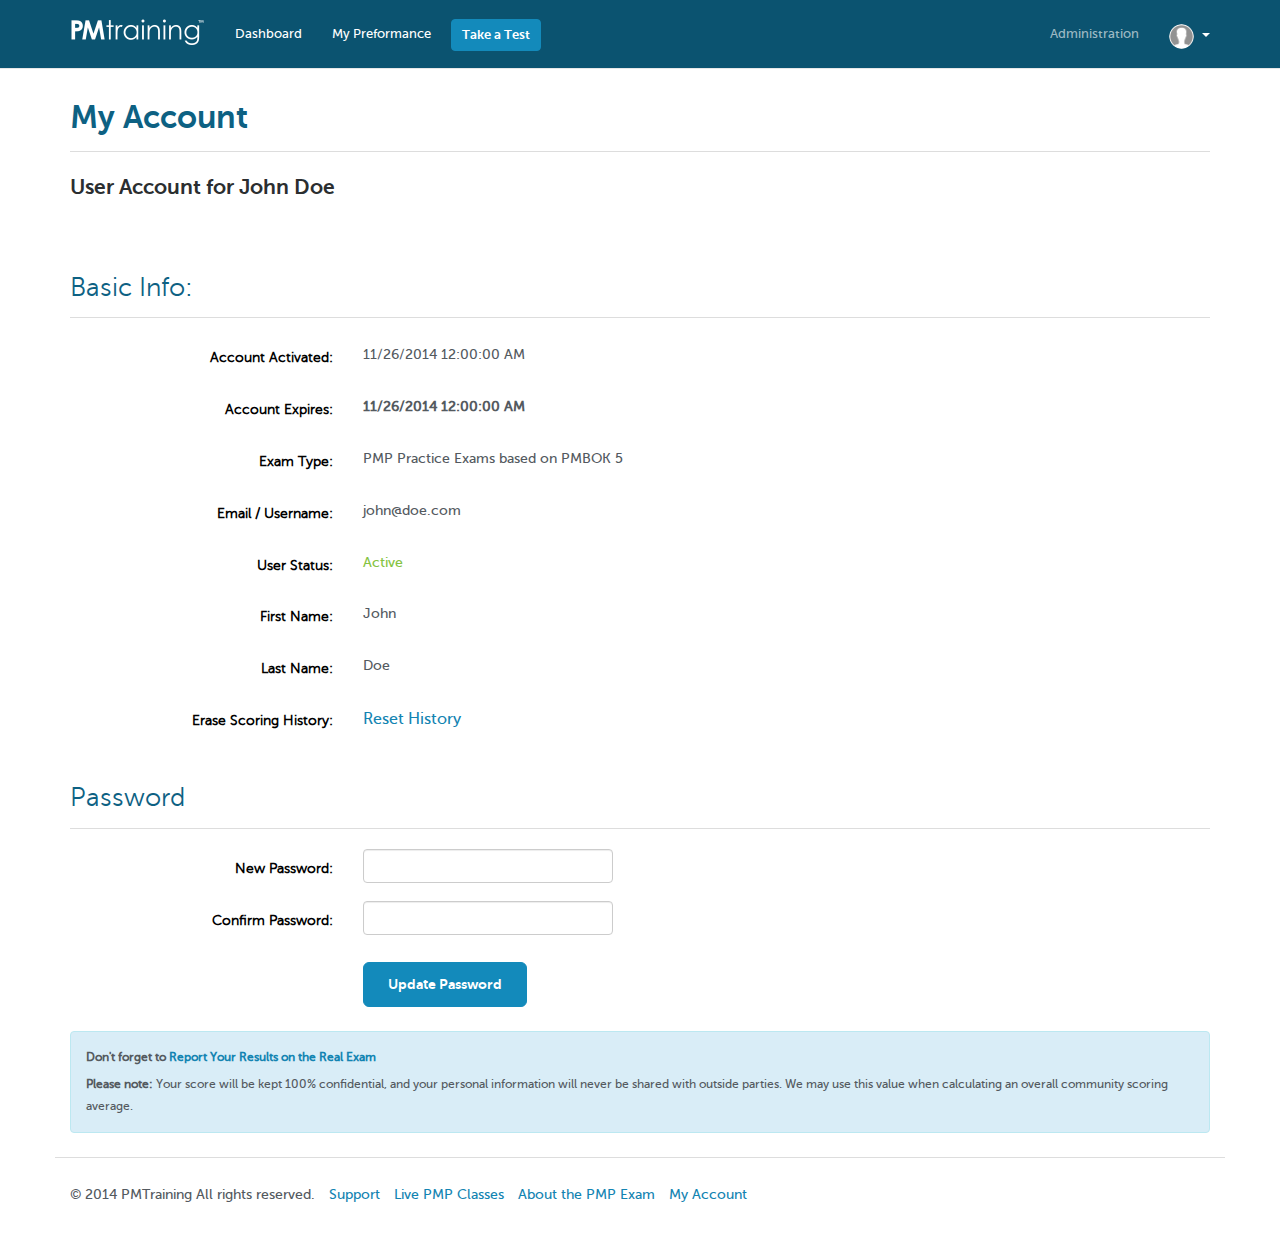
<file: tmp/account/index.html>
<!doctype html>
<html>
<head>
<meta charset='utf-8'>
<meta content='IE=edge,chrome=1' http-equiv='X-UA-Compatible'>
<meta content='width=device-width, initial-scale=1.0' name='viewport'>
<title></title>
<link href="../stylesheets/backend.css" rel="stylesheet" />
<link href='../images/favicon.ico' rel='shortcut icon'>
<!-- %script{:src => "http://code.jquery.com/jquery-latest.min.js", :type => "text/javascript"} -->
<script src="../javascripts/lib/jquery.js"></script><script src="../javascripts/lib/bootstrap.js"></script><script src="../javascripts/lib/jquery.fancybox.pack.js"></script><script src="../javascripts/lib/helpers/jquery.fancybox-media.js"></script><script src="../javascripts/lib/highcharts/highcharts.js"></script><script src="../javascripts/lib/highcharts/modules/exporting.js"></script><script src="../javascripts/lib/footable/footable.js"></script><script src="../javascripts/lib/footable/footable.filter.js"></script><script src="../javascripts/scripts.js"></script>
<body class='account account_index'>
<nav class='navbar navbar-default navbar-fixed-top backend-main-nav' role='navigation'>
<!-- Brand and toggle get grouped for better mobile display -->
<div class='container'>
<div class='navbar-header'>
<button class='navbar-toggle' data-target='#bs-example-navbar-collapse-1' data-toggle='collapse' type='button'>
<span class='sr-only'>Toggle navigation</span>
<span class='icon-bar'></span>
<span class='icon-bar'></span>
<span class='icon-bar'></span>
</button>
<a class='navbar-brand' href='/dashboard'>
<div class='logo'></div>
</a>
</div>
<!-- Collect the nav links, forms, and other content for toggling -->
<div class='collapse navbar-collapse' id='bs-example-navbar-collapse-1'>
<ul class='nav navbar-nav navbar-left'>
<li class=''>
<a class='navbar-item' href='/dashboard'>
Dashboard
</a>
</li>
<li class=''>
<a class='navbar-item' href='/preformance'>
My Preformance
</a>
</li>
<li>
<a class='navbar-item btn btn-primary' href='/tests'>
Take a Test
</a>
</li>
</ul>
<ul class='nav navbar-nav navbar-right'>
<!-- %li{:class => (current_page.data.activeclass === "bootcamp") ? "active" : ""} -->
<!-- %a.navbar-item.navbar-item-muted{href: "/bootcamp"} -->
<!-- On Demand Bootcamp -->
<li class=''>
<a class='navbar-item navbar-item-muted' href='/administration'>
Administration
</a>
</li>
<!-- %li{:class => (current_page.data.activeclass === "support") ? "active" : ""} -->
<!-- %a.navbar-item.navbar-item-muted{href: "/support/faqs"} -->
<!-- Support -->
<!-- %li{:class => (current_page.data.activeclass === "live") ? "active" : ""} -->
<!-- %a.navbar-item.navbar-item-muted{href: "#"} -->
<!-- Live PMP Classes -->
<li class='dropdown'>
<a class='dropdown-toggle navbar-item' data-toggle='dropdown' href='#'>
<img src="../images/no_avatar_sm.png" class="img-circle avatar-sm quarter-margin-right pull-left" width="25px" alt="No avatar sm" />
<b class='caret'></b>
</a>
<ul class='dropdown-menu'>
<li>
<a href='/account'>
My Account
</a>
</li>
<li>
<a href='/public/login'>
Sign Out
</a>
</li>
</ul>
</li>
</ul>
</div>
</div>
</nav>

<!-- end menu -->
<section>
<div class='container'>
<div class='row'>
<div class='col-lg-12'>
<div class='page-header no-margin-top'>
<h1 class='no-margin-bottom'>
My Account
</h1>
</div>
</div>
</div>
<div class='row'>
<div class='col-lg-12'>
<h3>
User Account for John Doe
</h3>
</div>
</div>
<div class='row'>
<div class='col-md-12'>
<form class='form-horizontal' role='form'>
<div class='page-header'>
<h2 class='no-margin-bottom'>
Basic Info:
</h2>
</div>
<div class='form-group no-margin-bottom'>
<label class='col-sm-3 control-label'>
Account Activated:
</label>
<div class='col-sm-9'>
<p class='quarter-margin-top'>
11/26/2014 12:00:00 AM
</p>
</div>
</div>
<div class='form-group no-margin-bottom'>
<label class='col-sm-3 control-label'>
Account Expires:
</label>
<div class='col-sm-9'>
<p class='quarter-margin-top'>
<strong>
11/26/2014 12:00:00 AM
</strong>
</p>
</div>
</div>
<div class='form-group no-margin-bottom'>
<label class='col-sm-3 control-label'>
Exam Type:
</label>
<div class='col-sm-9'>
<p class='quarter-margin-top'>
PMP Practice Exams based on PMBOK 5
</p>
</div>
</div>
<div class='form-group no-margin-bottom'>
<label class='col-sm-3 control-label'>
Email / Username:
</label>
<div class='col-sm-9'>
<p class='quarter-margin-top'>
john@doe.com
</p>
</div>
</div>
<div class='form-group no-margin-bottom'>
<label class='col-sm-3 control-label'>
User Status:
</label>
<div class='col-sm-9'>
<p class='text-success quarter-margin-top'>
Active
</p>
</div>
</div>
<div class='form-group no-margin-bottom'>
<label class='col-sm-3 control-label'>
First Name:
</label>
<div class='col-sm-9'>
<p class='quarter-margin-top'>
John
</p>
</div>
</div>
<div class='form-group no-margin-bottom'>
<label class='col-sm-3 control-label quarter-margin-bottom'>
Last Name:
</label>
<div class='col-sm-9'>
<p class='quarter-margin-top'>
Doe
</p>
</div>
</div>
<div class='form-group no-margin-bottom'>
<label class='col-sm-3 control-label quarter-margin-bottom'>
Erase Scoring History:
</label>
<div class='col-sm-9'>
<a class='pull-left quarter-margin-top' href='#'>
Reset History
</a>
</div>
</div>
<div class='page-header'>
<h2 class='no-margin-bottom'>
Password
</h2>
</div>
<div class='form-group'>
<label class='col-sm-3 control-label quarter-margin-bottom'>
New Password:
</label>
<div class='col-sm-9'>
<input class='form-control' style='max-width:250px;'>
</div>
</div>
<div class='form-group margin-bottom'>
<label class='col-sm-3 control-label quarter-margin-bottom'>
Confirm Password:
</label>
<div class='col-sm-9'>
<input class='form-control' style='max-width:250px;'>
</div>
</div>
<div class='form-group no-margin-bottom'>
<div class='col-sm-3'></div>
<div class='col-sm-9'>
<a class='btn btn-lg btn-primary margin-bottom' href='#'>
Update Password
</a>
</div>
</div>
</form>
</div>
<hr class='no-margin-top'>
</div>
<div class='row'>
<div class='col-lg-12'>
<div class='alert alert-info no-margin-bottom'>
<p>
<strong>
Don't forget to
<a href='/support/contact'>
Report Your Results on the Real Exam
</a>
</strong>
</p>
<p>
<strong>
Please note:
</strong>
Your score will be kept 100% confidential, and your personal information will never be shared with outside parties. We may use this value when calculating an overall community scoring average.
</p>
</div>
</div>
</div>
</div>
</section>

<!-- end main content -->
<section class='no-padding-top'>
<div id='backend-footer'>
<div class='container'>
<div class='row border-top'>
<div class='col-sm-12'>
<div class='pull-left padding-top full-width'>
<nav>
<ul class='list-inline pull-left footer-nav'>
<li>
© 2014 PMTraining All rights reserved.
</li>
<li>
<a href='/support/faqs'>
Support
</a>
</li>
<li>
<a href='#'>
Live PMP Classes
</a>
</li>
<li>
<a href='#'>
About the PMP Exam
</a>
</li>
<li>
<a href='/account'>
My Account
</a>
</li>
</ul>
</nav>
</div>
</div>
</div>
</div>
</div>
</section>
<!-- /tests -->
<!-- /show -->
<div aria-hidden='true' class='modal' id='showCustomTestModal' role='dialog'>
<div class='modal-dialog'>
<div class='modal-content'></div>
</div>
</div>
<!-- /custom tests -->
<!-- /new -->
<div aria-hidden='true' class='modal fade' id='newCustomTestModal' role='dialog'>
<div class='modal-dialog'>
<div class='modal-content'></div>
</div>
</div>
<!-- /questions -->
<!-- /confirm begin -->
<div aria-hidden='true' class='modal' id='beginTestConfirmModal' role='dialog'>
<div class='modal-dialog'>
<div class='modal-content'></div>
</div>
</div>
<!-- /confirm submit -->
<div aria-hidden='true' class='modal' id='confirmSubmitModal' role='dialog'>
;;;
"layout": "modal_small"
;;;
<div class='modal-dialog modal-sm'>
<div class='modal-content'>
<div class='modal-body no-padding-bottom'>
<div class='row'>
<div class='col-sm-3 hidden-xs'>
<i class='fa fa-exclamation-circle text-danger modal-icon half-margin-bottom' style='font-size:3em;'></i>
</div>
<div class='col-sm-9 col-xs-12'>
<p class='no-margin-bottom'>
Are you sure you want to submit your answers?
</p>
</div>
</div>
</div>
<div class='modal-footer'>
<button class='btn-link cursor-pointer half-margin-right' data-dismiss='modal'>
Cancel
</button>
<a class='btn btn-success' href='/tests' type='button'>
Submit
</a>
</div>
</div>
</div>

</div>

</body>
</head>
</html>
</file>
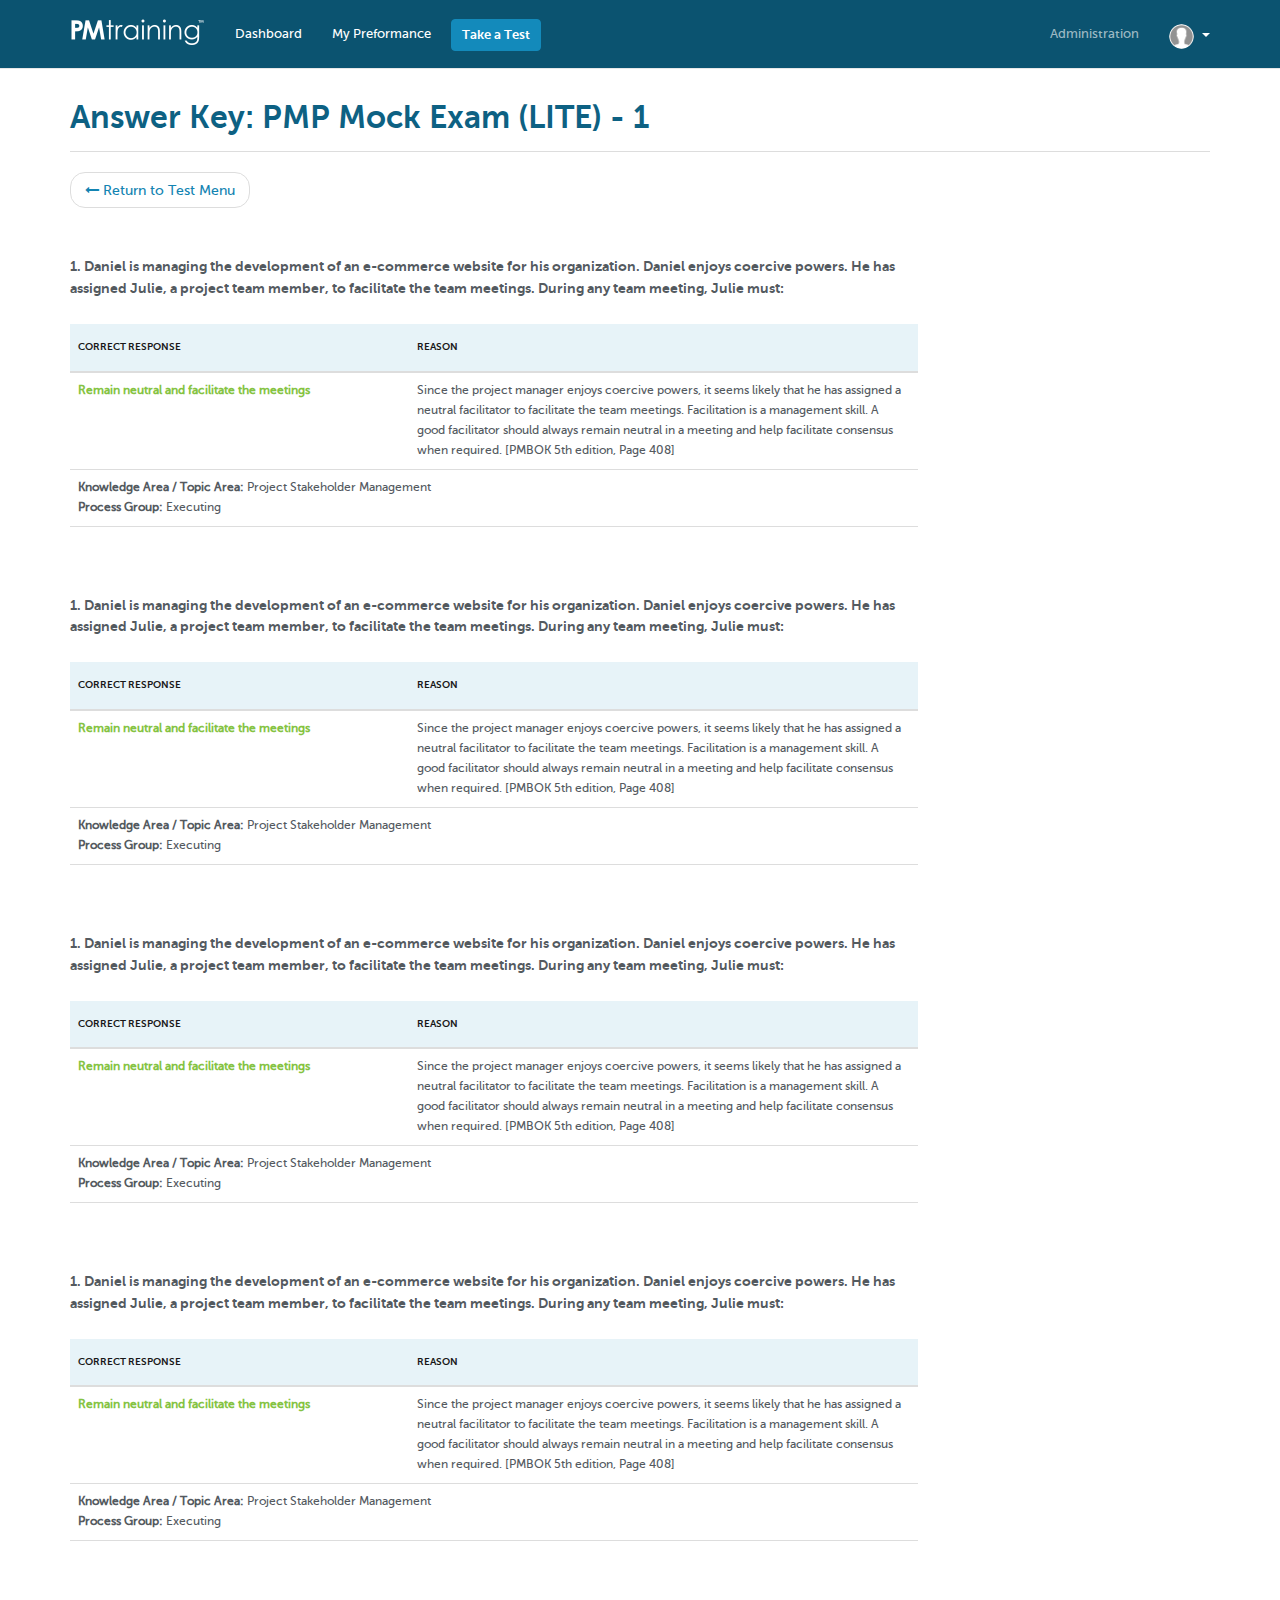
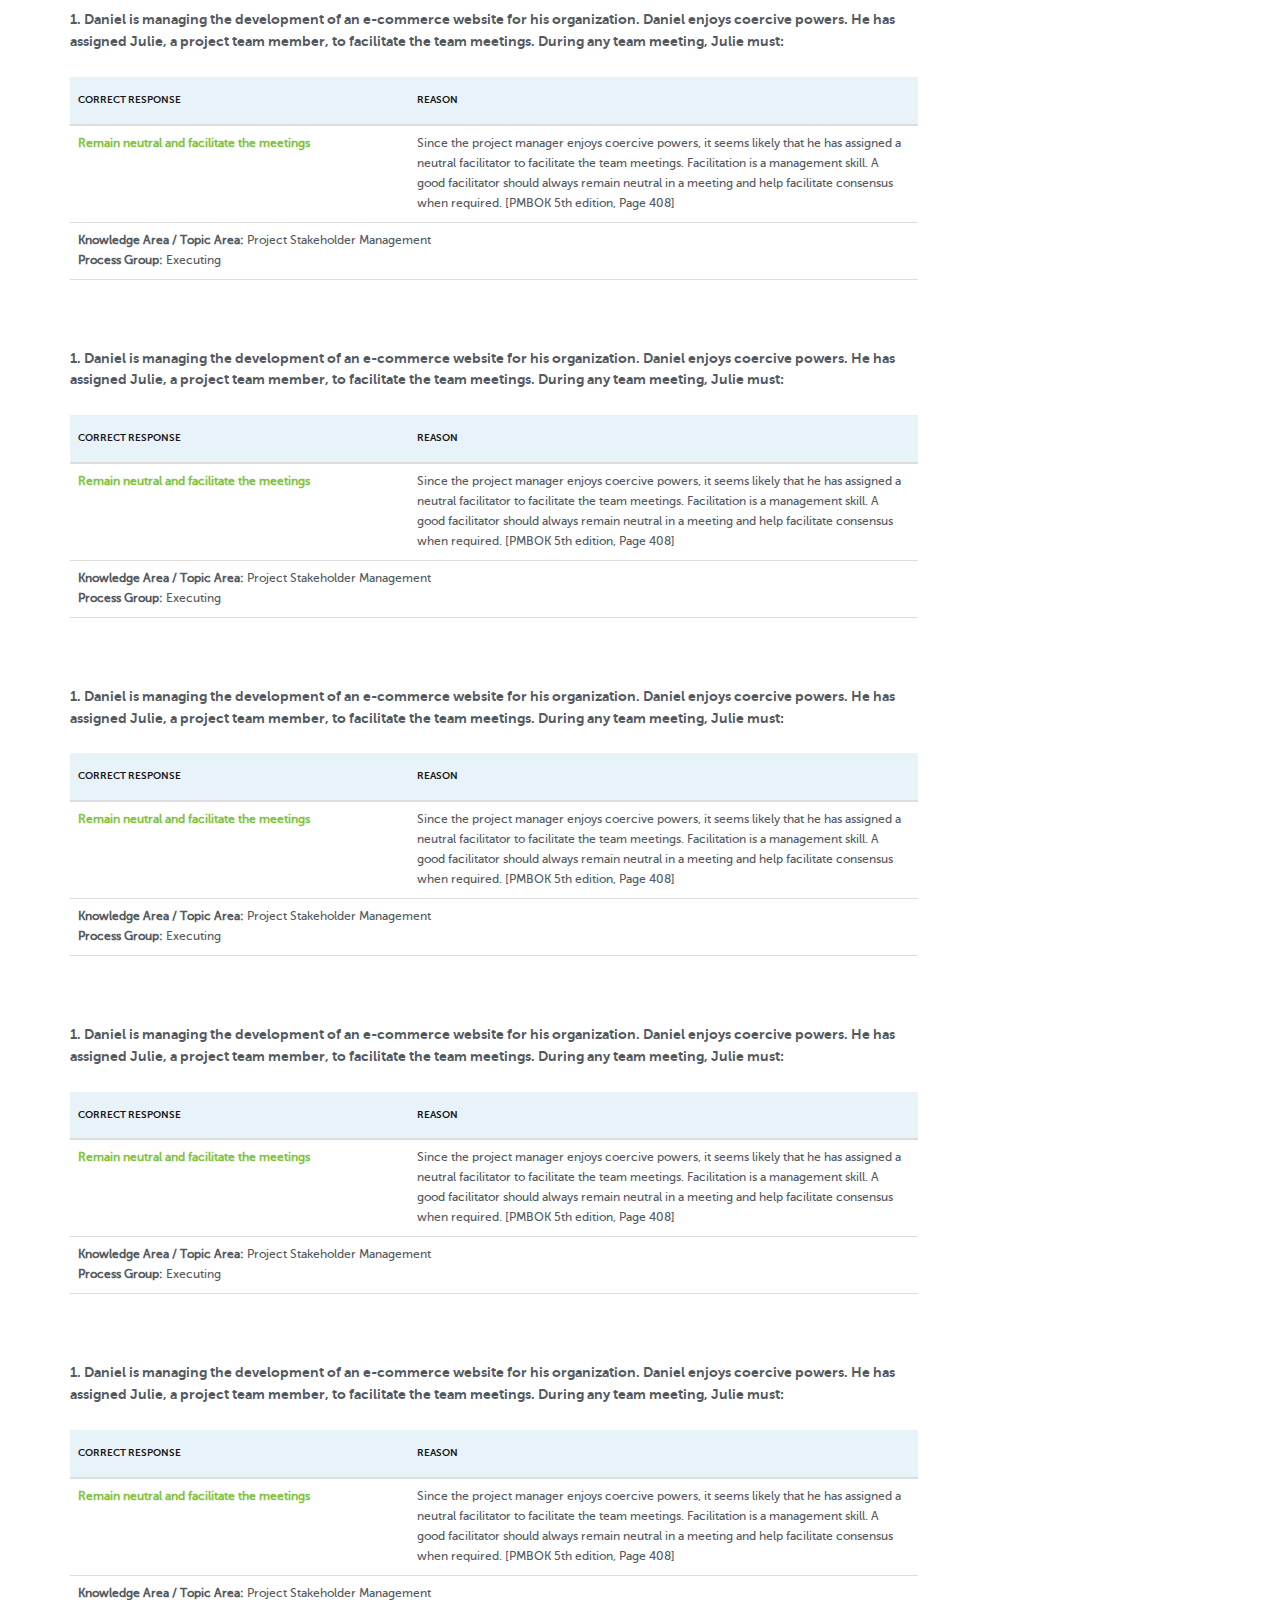
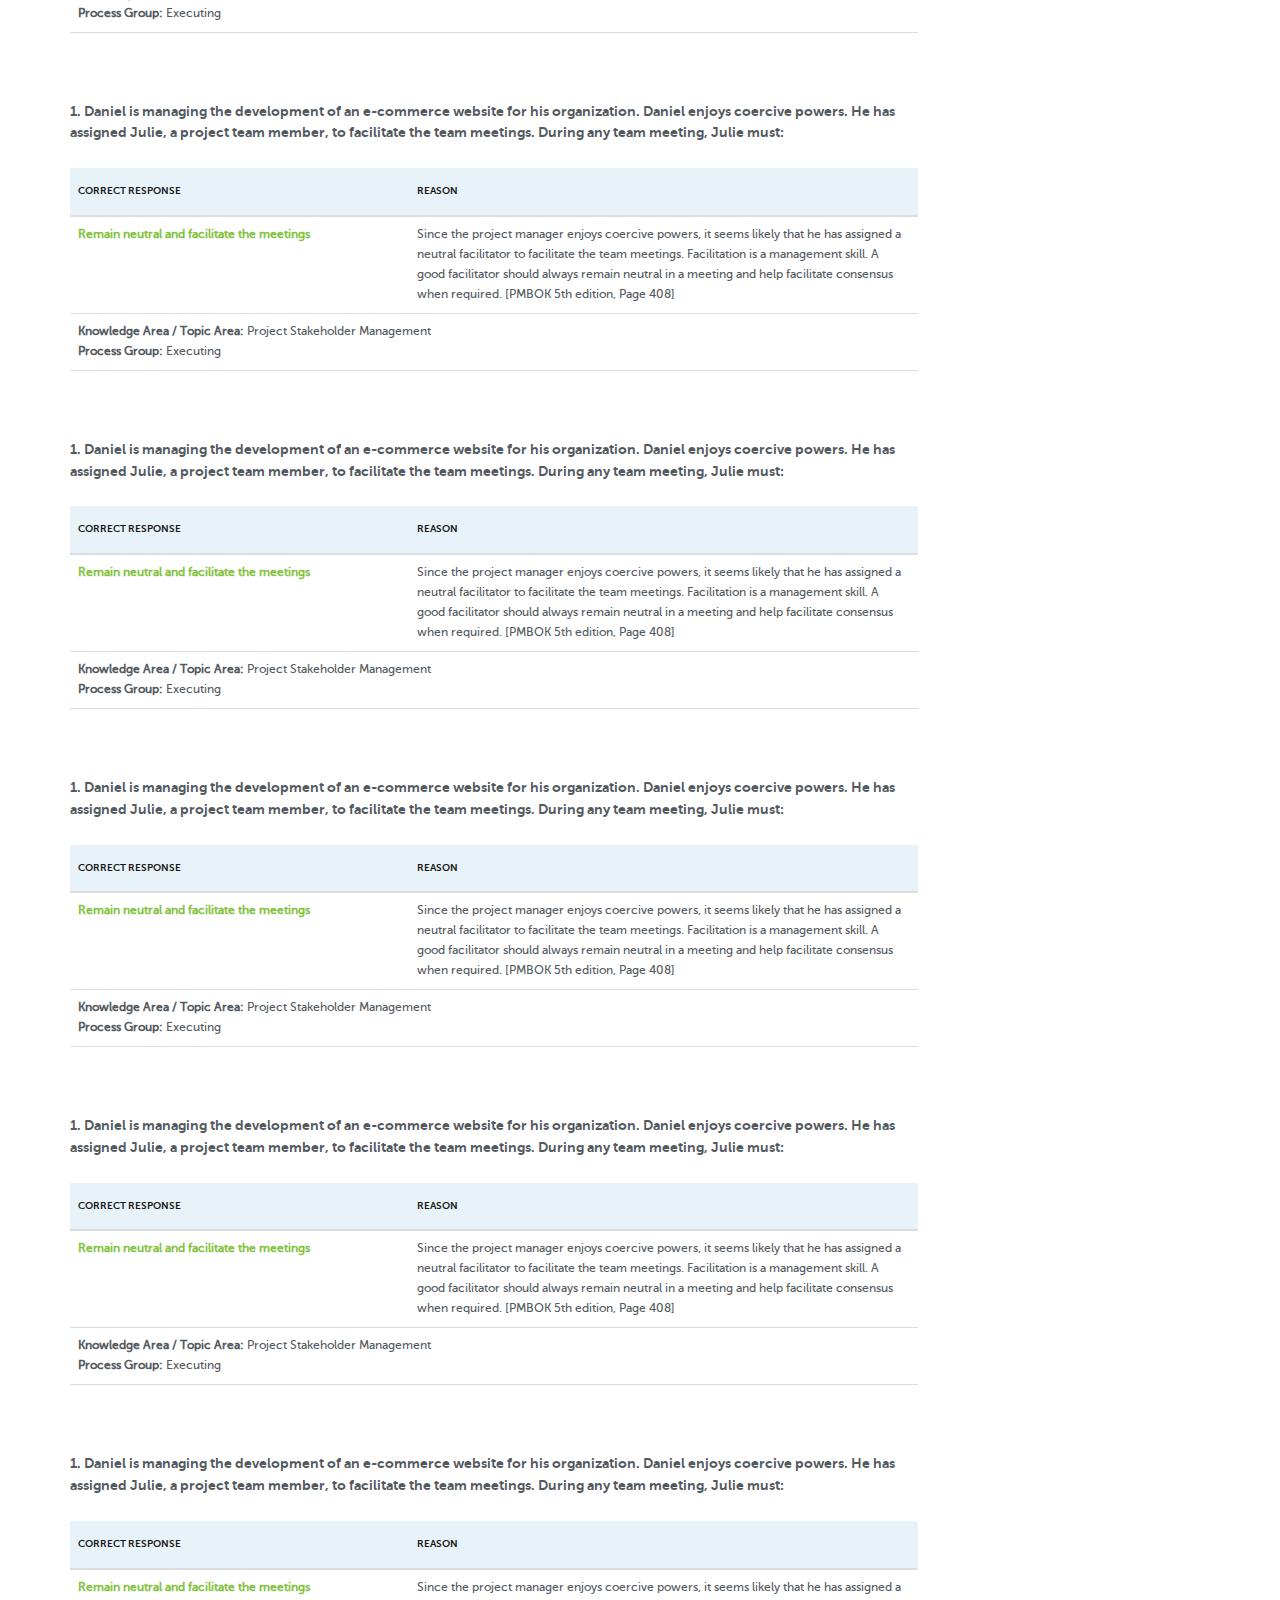
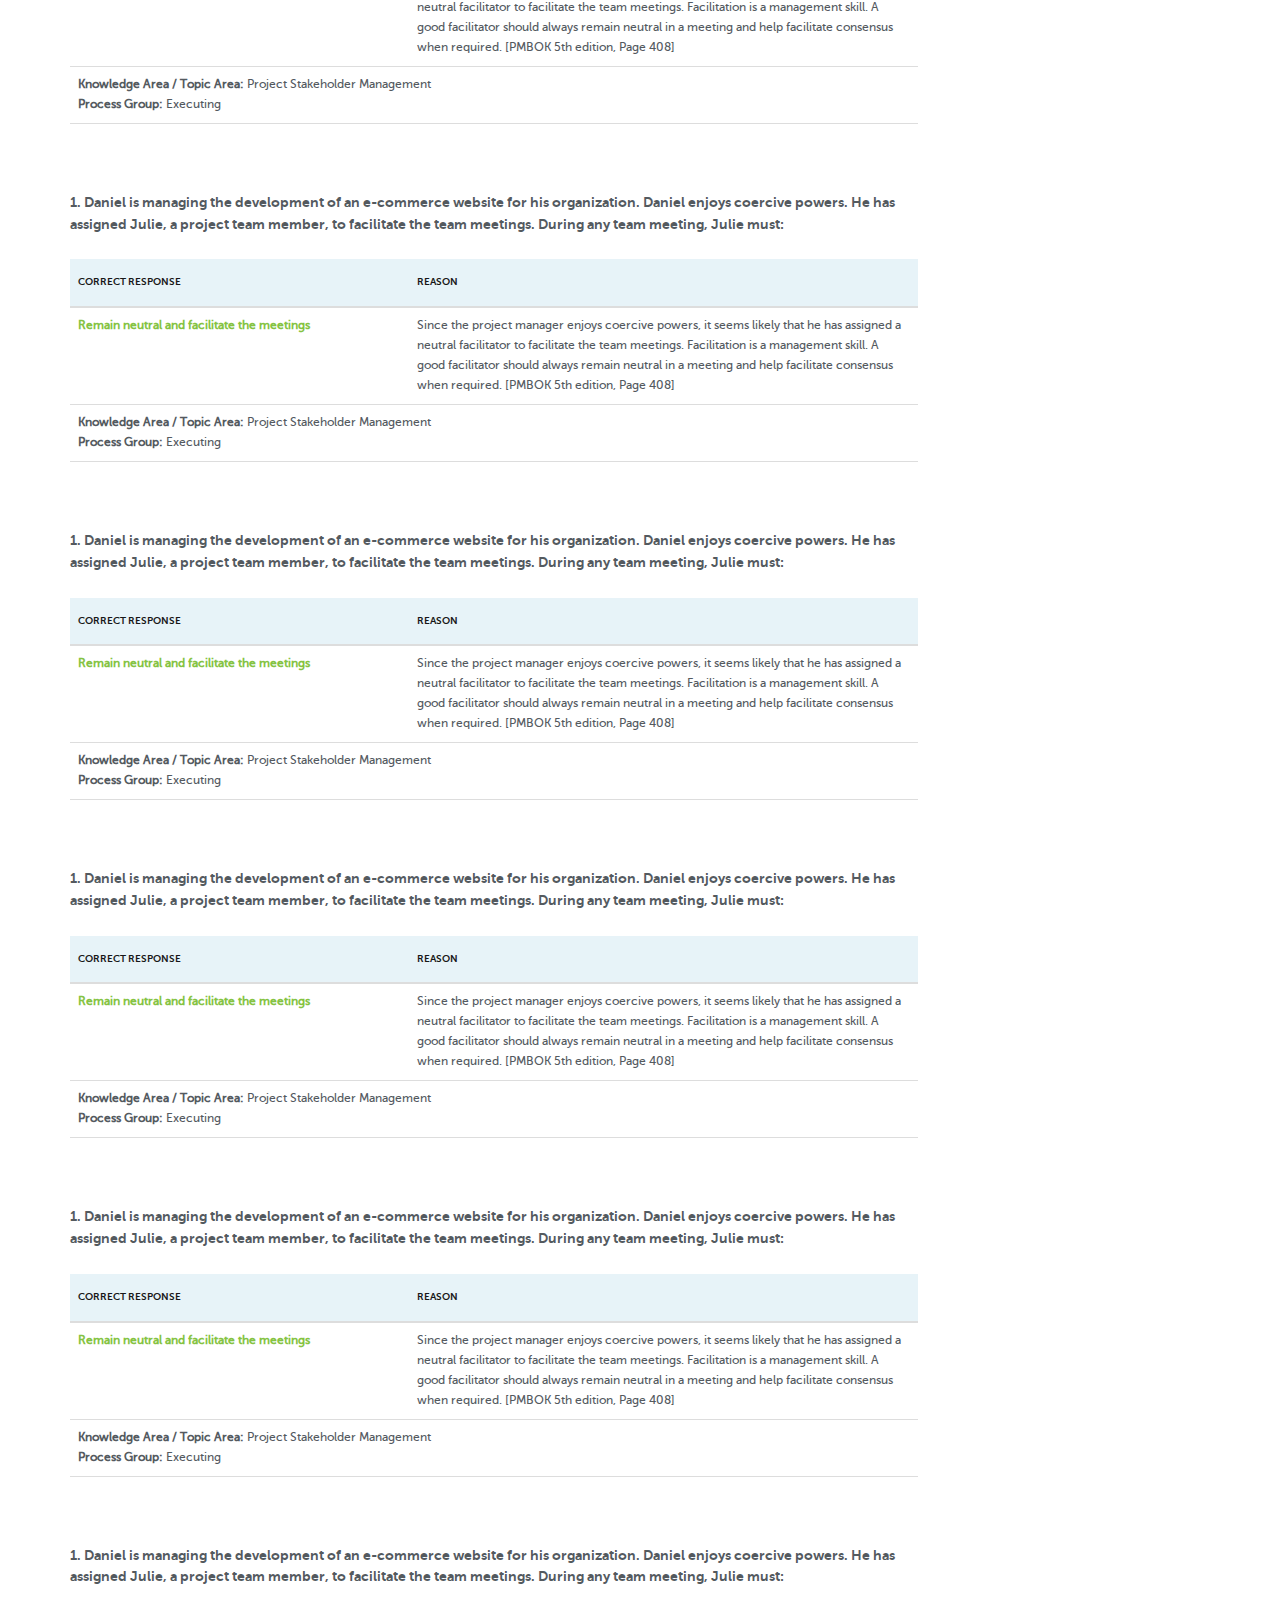
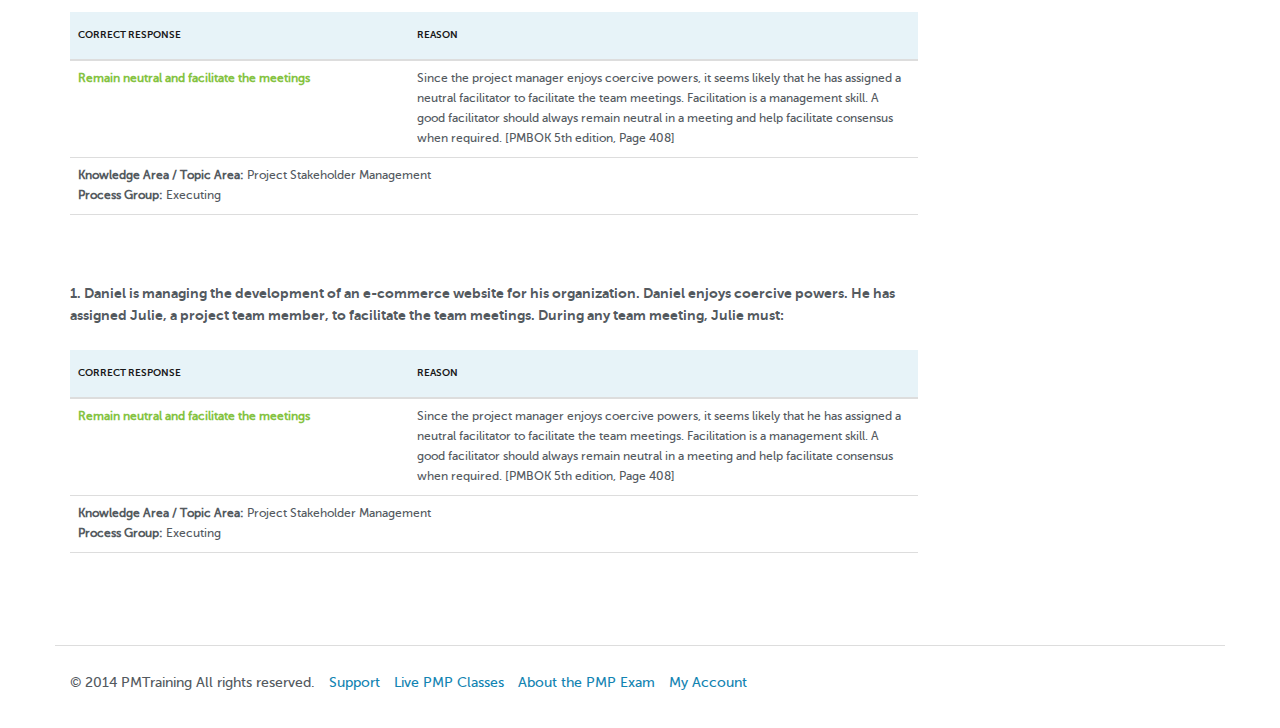
<file: tmp/answers/index.html>
<!doctype html>
<html>
<head>
<meta charset='utf-8'>
<meta content='IE=edge,chrome=1' http-equiv='X-UA-Compatible'>
<meta content='width=device-width, initial-scale=1.0' name='viewport'>
<title></title>
<link href="../stylesheets/backend.css" rel="stylesheet" />
<link href='../images/favicon.ico' rel='shortcut icon'>
<!-- %script{:src => "http://code.jquery.com/jquery-latest.min.js", :type => "text/javascript"} -->
<script src="../javascripts/lib/jquery.js"></script><script src="../javascripts/lib/bootstrap.js"></script><script src="../javascripts/lib/jquery.fancybox.pack.js"></script><script src="../javascripts/lib/helpers/jquery.fancybox-media.js"></script><script src="../javascripts/lib/highcharts/highcharts.js"></script><script src="../javascripts/lib/highcharts/modules/exporting.js"></script><script src="../javascripts/lib/footable/footable.js"></script><script src="../javascripts/lib/footable/footable.filter.js"></script><script src="../javascripts/scripts.js"></script>
<body class='answers answers_index'>
<nav class='navbar navbar-default navbar-fixed-top backend-main-nav' role='navigation'>
<!-- Brand and toggle get grouped for better mobile display -->
<div class='container'>
<div class='navbar-header'>
<button class='navbar-toggle' data-target='#bs-example-navbar-collapse-1' data-toggle='collapse' type='button'>
<span class='sr-only'>Toggle navigation</span>
<span class='icon-bar'></span>
<span class='icon-bar'></span>
<span class='icon-bar'></span>
</button>
<a class='navbar-brand' href='/dashboard'>
<div class='logo'></div>
</a>
</div>
<!-- Collect the nav links, forms, and other content for toggling -->
<div class='collapse navbar-collapse' id='bs-example-navbar-collapse-1'>
<ul class='nav navbar-nav navbar-left'>
<li class=''>
<a class='navbar-item' href='/dashboard'>
Dashboard
</a>
</li>
<li class=''>
<a class='navbar-item' href='/preformance'>
My Preformance
</a>
</li>
<li>
<a class='navbar-item btn btn-primary' href='/tests'>
Take a Test
</a>
</li>
</ul>
<ul class='nav navbar-nav navbar-right'>
<!-- %li{:class => (current_page.data.activeclass === "bootcamp") ? "active" : ""} -->
<!-- %a.navbar-item.navbar-item-muted{href: "/bootcamp"} -->
<!-- On Demand Bootcamp -->
<li class=''>
<a class='navbar-item navbar-item-muted' href='/administration'>
Administration
</a>
</li>
<!-- %li{:class => (current_page.data.activeclass === "support") ? "active" : ""} -->
<!-- %a.navbar-item.navbar-item-muted{href: "/support/faqs"} -->
<!-- Support -->
<!-- %li{:class => (current_page.data.activeclass === "live") ? "active" : ""} -->
<!-- %a.navbar-item.navbar-item-muted{href: "#"} -->
<!-- Live PMP Classes -->
<li class='dropdown'>
<a class='dropdown-toggle navbar-item' data-toggle='dropdown' href='#'>
<img src="../images/no_avatar_sm.png" class="img-circle avatar-sm quarter-margin-right pull-left" width="25px" alt="No avatar sm" />
<b class='caret'></b>
</a>
<ul class='dropdown-menu'>
<li>
<a href='/account'>
My Account
</a>
</li>
<li>
<a href='/public/login'>
Sign Out
</a>
</li>
</ul>
</li>
</ul>
</div>
</div>
</nav>

<!-- end menu -->
<section>
<div class='container'>
<div class='row margin-bottom'>
<div class='col-lg-12'>
<div class='page-header no-margin-top'>
<h1 class='no-margin-bottom'>
Answer Key: PMP Mock Exam (LITE) - 1
</h1>
</div>
<div class='margin-bottom'>
<ul class='pager'>
<li class='previous'>
<a class='no-underline-link' href='/tests'>
<i class='fa fa-long-arrow-left'></i>
Return to Test Menu
</a>
</li>
</ul>
</div>
</div>
</div>
<div class='row'>
<div class='col-sm-9'>
<div class='row double-margin-bottom'>
<div class='col-lg-12'>
<p class='bold-font-name'>
1. Daniel is managing the development of an e-commerce website for his organization. Daniel enjoys coercive powers. He has assigned Julie, a project team member, to facilitate the team meetings. During any team meeting, Julie must:
</p>
<div class='pm-table-wrapper'>
<table class='table border-bottom'>
<thead>
<tr>
<th width='40%'>
Correct Response
</th>
<th>
Reason
</th>
</tr>
</thead>
<tbody>
<tr>
<td>
<p class='no-margin-bottom text-success'>
<strong>
Remain neutral and facilitate the meetings
</strong>
</p>
</td>
<td>
<p class='no-margin-bottom'>
Since the project manager enjoys coercive powers, it seems likely that he has assigned a neutral facilitator to facilitate the team meetings. Facilitation is a management skill. A good facilitator should always remain neutral in a meeting and help facilitate consensus when required. [PMBOK 5th edition, Page 408]
</p>
</td>
</tr>
<tr>
<td colspan='2'>
<p class='no-margin-bottom'>
<strong>
Knowledge Area / Topic Area:
</strong>
Project Stakeholder Management
</p>
<p class='no-margin-bottom'>
<strong>
Process Group:
</strong>
Executing
</p>
</td>
</tr>
</tbody>
</table>
</div>
</div>
</div>
<div class='row double-margin-bottom'>
<div class='col-lg-12'>
<p class='bold-font-name'>
1. Daniel is managing the development of an e-commerce website for his organization. Daniel enjoys coercive powers. He has assigned Julie, a project team member, to facilitate the team meetings. During any team meeting, Julie must:
</p>
<div class='pm-table-wrapper'>
<table class='table border-bottom'>
<thead>
<tr>
<th width='40%'>
Correct Response
</th>
<th>
Reason
</th>
</tr>
</thead>
<tbody>
<tr>
<td>
<p class='no-margin-bottom text-success'>
<strong>
Remain neutral and facilitate the meetings
</strong>
</p>
</td>
<td>
<p class='no-margin-bottom'>
Since the project manager enjoys coercive powers, it seems likely that he has assigned a neutral facilitator to facilitate the team meetings. Facilitation is a management skill. A good facilitator should always remain neutral in a meeting and help facilitate consensus when required. [PMBOK 5th edition, Page 408]
</p>
</td>
</tr>
<tr>
<td colspan='2'>
<p class='no-margin-bottom'>
<strong>
Knowledge Area / Topic Area:
</strong>
Project Stakeholder Management
</p>
<p class='no-margin-bottom'>
<strong>
Process Group:
</strong>
Executing
</p>
</td>
</tr>
</tbody>
</table>
</div>
</div>
</div>
<div class='row double-margin-bottom'>
<div class='col-lg-12'>
<p class='bold-font-name'>
1. Daniel is managing the development of an e-commerce website for his organization. Daniel enjoys coercive powers. He has assigned Julie, a project team member, to facilitate the team meetings. During any team meeting, Julie must:
</p>
<div class='pm-table-wrapper'>
<table class='table border-bottom'>
<thead>
<tr>
<th width='40%'>
Correct Response
</th>
<th>
Reason
</th>
</tr>
</thead>
<tbody>
<tr>
<td>
<p class='no-margin-bottom text-success'>
<strong>
Remain neutral and facilitate the meetings
</strong>
</p>
</td>
<td>
<p class='no-margin-bottom'>
Since the project manager enjoys coercive powers, it seems likely that he has assigned a neutral facilitator to facilitate the team meetings. Facilitation is a management skill. A good facilitator should always remain neutral in a meeting and help facilitate consensus when required. [PMBOK 5th edition, Page 408]
</p>
</td>
</tr>
<tr>
<td colspan='2'>
<p class='no-margin-bottom'>
<strong>
Knowledge Area / Topic Area:
</strong>
Project Stakeholder Management
</p>
<p class='no-margin-bottom'>
<strong>
Process Group:
</strong>
Executing
</p>
</td>
</tr>
</tbody>
</table>
</div>
</div>
</div>
<div class='row double-margin-bottom'>
<div class='col-lg-12'>
<p class='bold-font-name'>
1. Daniel is managing the development of an e-commerce website for his organization. Daniel enjoys coercive powers. He has assigned Julie, a project team member, to facilitate the team meetings. During any team meeting, Julie must:
</p>
<div class='pm-table-wrapper'>
<table class='table border-bottom'>
<thead>
<tr>
<th width='40%'>
Correct Response
</th>
<th>
Reason
</th>
</tr>
</thead>
<tbody>
<tr>
<td>
<p class='no-margin-bottom text-success'>
<strong>
Remain neutral and facilitate the meetings
</strong>
</p>
</td>
<td>
<p class='no-margin-bottom'>
Since the project manager enjoys coercive powers, it seems likely that he has assigned a neutral facilitator to facilitate the team meetings. Facilitation is a management skill. A good facilitator should always remain neutral in a meeting and help facilitate consensus when required. [PMBOK 5th edition, Page 408]
</p>
</td>
</tr>
<tr>
<td colspan='2'>
<p class='no-margin-bottom'>
<strong>
Knowledge Area / Topic Area:
</strong>
Project Stakeholder Management
</p>
<p class='no-margin-bottom'>
<strong>
Process Group:
</strong>
Executing
</p>
</td>
</tr>
</tbody>
</table>
</div>
</div>
</div>
<div class='row double-margin-bottom'>
<div class='col-lg-12'>
<p class='bold-font-name'>
1. Daniel is managing the development of an e-commerce website for his organization. Daniel enjoys coercive powers. He has assigned Julie, a project team member, to facilitate the team meetings. During any team meeting, Julie must:
</p>
<div class='pm-table-wrapper'>
<table class='table border-bottom'>
<thead>
<tr>
<th width='40%'>
Correct Response
</th>
<th>
Reason
</th>
</tr>
</thead>
<tbody>
<tr>
<td>
<p class='no-margin-bottom text-success'>
<strong>
Remain neutral and facilitate the meetings
</strong>
</p>
</td>
<td>
<p class='no-margin-bottom'>
Since the project manager enjoys coercive powers, it seems likely that he has assigned a neutral facilitator to facilitate the team meetings. Facilitation is a management skill. A good facilitator should always remain neutral in a meeting and help facilitate consensus when required. [PMBOK 5th edition, Page 408]
</p>
</td>
</tr>
<tr>
<td colspan='2'>
<p class='no-margin-bottom'>
<strong>
Knowledge Area / Topic Area:
</strong>
Project Stakeholder Management
</p>
<p class='no-margin-bottom'>
<strong>
Process Group:
</strong>
Executing
</p>
</td>
</tr>
</tbody>
</table>
</div>
</div>
</div>
<div class='row double-margin-bottom'>
<div class='col-lg-12'>
<p class='bold-font-name'>
1. Daniel is managing the development of an e-commerce website for his organization. Daniel enjoys coercive powers. He has assigned Julie, a project team member, to facilitate the team meetings. During any team meeting, Julie must:
</p>
<div class='pm-table-wrapper'>
<table class='table border-bottom'>
<thead>
<tr>
<th width='40%'>
Correct Response
</th>
<th>
Reason
</th>
</tr>
</thead>
<tbody>
<tr>
<td>
<p class='no-margin-bottom text-success'>
<strong>
Remain neutral and facilitate the meetings
</strong>
</p>
</td>
<td>
<p class='no-margin-bottom'>
Since the project manager enjoys coercive powers, it seems likely that he has assigned a neutral facilitator to facilitate the team meetings. Facilitation is a management skill. A good facilitator should always remain neutral in a meeting and help facilitate consensus when required. [PMBOK 5th edition, Page 408]
</p>
</td>
</tr>
<tr>
<td colspan='2'>
<p class='no-margin-bottom'>
<strong>
Knowledge Area / Topic Area:
</strong>
Project Stakeholder Management
</p>
<p class='no-margin-bottom'>
<strong>
Process Group:
</strong>
Executing
</p>
</td>
</tr>
</tbody>
</table>
</div>
</div>
</div>
<div class='row double-margin-bottom'>
<div class='col-lg-12'>
<p class='bold-font-name'>
1. Daniel is managing the development of an e-commerce website for his organization. Daniel enjoys coercive powers. He has assigned Julie, a project team member, to facilitate the team meetings. During any team meeting, Julie must:
</p>
<div class='pm-table-wrapper'>
<table class='table border-bottom'>
<thead>
<tr>
<th width='40%'>
Correct Response
</th>
<th>
Reason
</th>
</tr>
</thead>
<tbody>
<tr>
<td>
<p class='no-margin-bottom text-success'>
<strong>
Remain neutral and facilitate the meetings
</strong>
</p>
</td>
<td>
<p class='no-margin-bottom'>
Since the project manager enjoys coercive powers, it seems likely that he has assigned a neutral facilitator to facilitate the team meetings. Facilitation is a management skill. A good facilitator should always remain neutral in a meeting and help facilitate consensus when required. [PMBOK 5th edition, Page 408]
</p>
</td>
</tr>
<tr>
<td colspan='2'>
<p class='no-margin-bottom'>
<strong>
Knowledge Area / Topic Area:
</strong>
Project Stakeholder Management
</p>
<p class='no-margin-bottom'>
<strong>
Process Group:
</strong>
Executing
</p>
</td>
</tr>
</tbody>
</table>
</div>
</div>
</div>
<div class='row double-margin-bottom'>
<div class='col-lg-12'>
<p class='bold-font-name'>
1. Daniel is managing the development of an e-commerce website for his organization. Daniel enjoys coercive powers. He has assigned Julie, a project team member, to facilitate the team meetings. During any team meeting, Julie must:
</p>
<div class='pm-table-wrapper'>
<table class='table border-bottom'>
<thead>
<tr>
<th width='40%'>
Correct Response
</th>
<th>
Reason
</th>
</tr>
</thead>
<tbody>
<tr>
<td>
<p class='no-margin-bottom text-success'>
<strong>
Remain neutral and facilitate the meetings
</strong>
</p>
</td>
<td>
<p class='no-margin-bottom'>
Since the project manager enjoys coercive powers, it seems likely that he has assigned a neutral facilitator to facilitate the team meetings. Facilitation is a management skill. A good facilitator should always remain neutral in a meeting and help facilitate consensus when required. [PMBOK 5th edition, Page 408]
</p>
</td>
</tr>
<tr>
<td colspan='2'>
<p class='no-margin-bottom'>
<strong>
Knowledge Area / Topic Area:
</strong>
Project Stakeholder Management
</p>
<p class='no-margin-bottom'>
<strong>
Process Group:
</strong>
Executing
</p>
</td>
</tr>
</tbody>
</table>
</div>
</div>
</div>
<div class='row double-margin-bottom'>
<div class='col-lg-12'>
<p class='bold-font-name'>
1. Daniel is managing the development of an e-commerce website for his organization. Daniel enjoys coercive powers. He has assigned Julie, a project team member, to facilitate the team meetings. During any team meeting, Julie must:
</p>
<div class='pm-table-wrapper'>
<table class='table border-bottom'>
<thead>
<tr>
<th width='40%'>
Correct Response
</th>
<th>
Reason
</th>
</tr>
</thead>
<tbody>
<tr>
<td>
<p class='no-margin-bottom text-success'>
<strong>
Remain neutral and facilitate the meetings
</strong>
</p>
</td>
<td>
<p class='no-margin-bottom'>
Since the project manager enjoys coercive powers, it seems likely that he has assigned a neutral facilitator to facilitate the team meetings. Facilitation is a management skill. A good facilitator should always remain neutral in a meeting and help facilitate consensus when required. [PMBOK 5th edition, Page 408]
</p>
</td>
</tr>
<tr>
<td colspan='2'>
<p class='no-margin-bottom'>
<strong>
Knowledge Area / Topic Area:
</strong>
Project Stakeholder Management
</p>
<p class='no-margin-bottom'>
<strong>
Process Group:
</strong>
Executing
</p>
</td>
</tr>
</tbody>
</table>
</div>
</div>
</div>
<div class='row double-margin-bottom'>
<div class='col-lg-12'>
<p class='bold-font-name'>
1. Daniel is managing the development of an e-commerce website for his organization. Daniel enjoys coercive powers. He has assigned Julie, a project team member, to facilitate the team meetings. During any team meeting, Julie must:
</p>
<div class='pm-table-wrapper'>
<table class='table border-bottom'>
<thead>
<tr>
<th width='40%'>
Correct Response
</th>
<th>
Reason
</th>
</tr>
</thead>
<tbody>
<tr>
<td>
<p class='no-margin-bottom text-success'>
<strong>
Remain neutral and facilitate the meetings
</strong>
</p>
</td>
<td>
<p class='no-margin-bottom'>
Since the project manager enjoys coercive powers, it seems likely that he has assigned a neutral facilitator to facilitate the team meetings. Facilitation is a management skill. A good facilitator should always remain neutral in a meeting and help facilitate consensus when required. [PMBOK 5th edition, Page 408]
</p>
</td>
</tr>
<tr>
<td colspan='2'>
<p class='no-margin-bottom'>
<strong>
Knowledge Area / Topic Area:
</strong>
Project Stakeholder Management
</p>
<p class='no-margin-bottom'>
<strong>
Process Group:
</strong>
Executing
</p>
</td>
</tr>
</tbody>
</table>
</div>
</div>
</div>
<div class='row double-margin-bottom'>
<div class='col-lg-12'>
<p class='bold-font-name'>
1. Daniel is managing the development of an e-commerce website for his organization. Daniel enjoys coercive powers. He has assigned Julie, a project team member, to facilitate the team meetings. During any team meeting, Julie must:
</p>
<div class='pm-table-wrapper'>
<table class='table border-bottom'>
<thead>
<tr>
<th width='40%'>
Correct Response
</th>
<th>
Reason
</th>
</tr>
</thead>
<tbody>
<tr>
<td>
<p class='no-margin-bottom text-success'>
<strong>
Remain neutral and facilitate the meetings
</strong>
</p>
</td>
<td>
<p class='no-margin-bottom'>
Since the project manager enjoys coercive powers, it seems likely that he has assigned a neutral facilitator to facilitate the team meetings. Facilitation is a management skill. A good facilitator should always remain neutral in a meeting and help facilitate consensus when required. [PMBOK 5th edition, Page 408]
</p>
</td>
</tr>
<tr>
<td colspan='2'>
<p class='no-margin-bottom'>
<strong>
Knowledge Area / Topic Area:
</strong>
Project Stakeholder Management
</p>
<p class='no-margin-bottom'>
<strong>
Process Group:
</strong>
Executing
</p>
</td>
</tr>
</tbody>
</table>
</div>
</div>
</div>
<div class='row double-margin-bottom'>
<div class='col-lg-12'>
<p class='bold-font-name'>
1. Daniel is managing the development of an e-commerce website for his organization. Daniel enjoys coercive powers. He has assigned Julie, a project team member, to facilitate the team meetings. During any team meeting, Julie must:
</p>
<div class='pm-table-wrapper'>
<table class='table border-bottom'>
<thead>
<tr>
<th width='40%'>
Correct Response
</th>
<th>
Reason
</th>
</tr>
</thead>
<tbody>
<tr>
<td>
<p class='no-margin-bottom text-success'>
<strong>
Remain neutral and facilitate the meetings
</strong>
</p>
</td>
<td>
<p class='no-margin-bottom'>
Since the project manager enjoys coercive powers, it seems likely that he has assigned a neutral facilitator to facilitate the team meetings. Facilitation is a management skill. A good facilitator should always remain neutral in a meeting and help facilitate consensus when required. [PMBOK 5th edition, Page 408]
</p>
</td>
</tr>
<tr>
<td colspan='2'>
<p class='no-margin-bottom'>
<strong>
Knowledge Area / Topic Area:
</strong>
Project Stakeholder Management
</p>
<p class='no-margin-bottom'>
<strong>
Process Group:
</strong>
Executing
</p>
</td>
</tr>
</tbody>
</table>
</div>
</div>
</div>
<div class='row double-margin-bottom'>
<div class='col-lg-12'>
<p class='bold-font-name'>
1. Daniel is managing the development of an e-commerce website for his organization. Daniel enjoys coercive powers. He has assigned Julie, a project team member, to facilitate the team meetings. During any team meeting, Julie must:
</p>
<div class='pm-table-wrapper'>
<table class='table border-bottom'>
<thead>
<tr>
<th width='40%'>
Correct Response
</th>
<th>
Reason
</th>
</tr>
</thead>
<tbody>
<tr>
<td>
<p class='no-margin-bottom text-success'>
<strong>
Remain neutral and facilitate the meetings
</strong>
</p>
</td>
<td>
<p class='no-margin-bottom'>
Since the project manager enjoys coercive powers, it seems likely that he has assigned a neutral facilitator to facilitate the team meetings. Facilitation is a management skill. A good facilitator should always remain neutral in a meeting and help facilitate consensus when required. [PMBOK 5th edition, Page 408]
</p>
</td>
</tr>
<tr>
<td colspan='2'>
<p class='no-margin-bottom'>
<strong>
Knowledge Area / Topic Area:
</strong>
Project Stakeholder Management
</p>
<p class='no-margin-bottom'>
<strong>
Process Group:
</strong>
Executing
</p>
</td>
</tr>
</tbody>
</table>
</div>
</div>
</div>
<div class='row double-margin-bottom'>
<div class='col-lg-12'>
<p class='bold-font-name'>
1. Daniel is managing the development of an e-commerce website for his organization. Daniel enjoys coercive powers. He has assigned Julie, a project team member, to facilitate the team meetings. During any team meeting, Julie must:
</p>
<div class='pm-table-wrapper'>
<table class='table border-bottom'>
<thead>
<tr>
<th width='40%'>
Correct Response
</th>
<th>
Reason
</th>
</tr>
</thead>
<tbody>
<tr>
<td>
<p class='no-margin-bottom text-success'>
<strong>
Remain neutral and facilitate the meetings
</strong>
</p>
</td>
<td>
<p class='no-margin-bottom'>
Since the project manager enjoys coercive powers, it seems likely that he has assigned a neutral facilitator to facilitate the team meetings. Facilitation is a management skill. A good facilitator should always remain neutral in a meeting and help facilitate consensus when required. [PMBOK 5th edition, Page 408]
</p>
</td>
</tr>
<tr>
<td colspan='2'>
<p class='no-margin-bottom'>
<strong>
Knowledge Area / Topic Area:
</strong>
Project Stakeholder Management
</p>
<p class='no-margin-bottom'>
<strong>
Process Group:
</strong>
Executing
</p>
</td>
</tr>
</tbody>
</table>
</div>
</div>
</div>
<div class='row double-margin-bottom'>
<div class='col-lg-12'>
<p class='bold-font-name'>
1. Daniel is managing the development of an e-commerce website for his organization. Daniel enjoys coercive powers. He has assigned Julie, a project team member, to facilitate the team meetings. During any team meeting, Julie must:
</p>
<div class='pm-table-wrapper'>
<table class='table border-bottom'>
<thead>
<tr>
<th width='40%'>
Correct Response
</th>
<th>
Reason
</th>
</tr>
</thead>
<tbody>
<tr>
<td>
<p class='no-margin-bottom text-success'>
<strong>
Remain neutral and facilitate the meetings
</strong>
</p>
</td>
<td>
<p class='no-margin-bottom'>
Since the project manager enjoys coercive powers, it seems likely that he has assigned a neutral facilitator to facilitate the team meetings. Facilitation is a management skill. A good facilitator should always remain neutral in a meeting and help facilitate consensus when required. [PMBOK 5th edition, Page 408]
</p>
</td>
</tr>
<tr>
<td colspan='2'>
<p class='no-margin-bottom'>
<strong>
Knowledge Area / Topic Area:
</strong>
Project Stakeholder Management
</p>
<p class='no-margin-bottom'>
<strong>
Process Group:
</strong>
Executing
</p>
</td>
</tr>
</tbody>
</table>
</div>
</div>
</div>
<div class='row double-margin-bottom'>
<div class='col-lg-12'>
<p class='bold-font-name'>
1. Daniel is managing the development of an e-commerce website for his organization. Daniel enjoys coercive powers. He has assigned Julie, a project team member, to facilitate the team meetings. During any team meeting, Julie must:
</p>
<div class='pm-table-wrapper'>
<table class='table border-bottom'>
<thead>
<tr>
<th width='40%'>
Correct Response
</th>
<th>
Reason
</th>
</tr>
</thead>
<tbody>
<tr>
<td>
<p class='no-margin-bottom text-success'>
<strong>
Remain neutral and facilitate the meetings
</strong>
</p>
</td>
<td>
<p class='no-margin-bottom'>
Since the project manager enjoys coercive powers, it seems likely that he has assigned a neutral facilitator to facilitate the team meetings. Facilitation is a management skill. A good facilitator should always remain neutral in a meeting and help facilitate consensus when required. [PMBOK 5th edition, Page 408]
</p>
</td>
</tr>
<tr>
<td colspan='2'>
<p class='no-margin-bottom'>
<strong>
Knowledge Area / Topic Area:
</strong>
Project Stakeholder Management
</p>
<p class='no-margin-bottom'>
<strong>
Process Group:
</strong>
Executing
</p>
</td>
</tr>
</tbody>
</table>
</div>
</div>
</div>
<div class='row double-margin-bottom'>
<div class='col-lg-12'>
<p class='bold-font-name'>
1. Daniel is managing the development of an e-commerce website for his organization. Daniel enjoys coercive powers. He has assigned Julie, a project team member, to facilitate the team meetings. During any team meeting, Julie must:
</p>
<div class='pm-table-wrapper'>
<table class='table border-bottom'>
<thead>
<tr>
<th width='40%'>
Correct Response
</th>
<th>
Reason
</th>
</tr>
</thead>
<tbody>
<tr>
<td>
<p class='no-margin-bottom text-success'>
<strong>
Remain neutral and facilitate the meetings
</strong>
</p>
</td>
<td>
<p class='no-margin-bottom'>
Since the project manager enjoys coercive powers, it seems likely that he has assigned a neutral facilitator to facilitate the team meetings. Facilitation is a management skill. A good facilitator should always remain neutral in a meeting and help facilitate consensus when required. [PMBOK 5th edition, Page 408]
</p>
</td>
</tr>
<tr>
<td colspan='2'>
<p class='no-margin-bottom'>
<strong>
Knowledge Area / Topic Area:
</strong>
Project Stakeholder Management
</p>
<p class='no-margin-bottom'>
<strong>
Process Group:
</strong>
Executing
</p>
</td>
</tr>
</tbody>
</table>
</div>
</div>
</div>
<div class='row double-margin-bottom'>
<div class='col-lg-12'>
<p class='bold-font-name'>
1. Daniel is managing the development of an e-commerce website for his organization. Daniel enjoys coercive powers. He has assigned Julie, a project team member, to facilitate the team meetings. During any team meeting, Julie must:
</p>
<div class='pm-table-wrapper'>
<table class='table border-bottom'>
<thead>
<tr>
<th width='40%'>
Correct Response
</th>
<th>
Reason
</th>
</tr>
</thead>
<tbody>
<tr>
<td>
<p class='no-margin-bottom text-success'>
<strong>
Remain neutral and facilitate the meetings
</strong>
</p>
</td>
<td>
<p class='no-margin-bottom'>
Since the project manager enjoys coercive powers, it seems likely that he has assigned a neutral facilitator to facilitate the team meetings. Facilitation is a management skill. A good facilitator should always remain neutral in a meeting and help facilitate consensus when required. [PMBOK 5th edition, Page 408]
</p>
</td>
</tr>
<tr>
<td colspan='2'>
<p class='no-margin-bottom'>
<strong>
Knowledge Area / Topic Area:
</strong>
Project Stakeholder Management
</p>
<p class='no-margin-bottom'>
<strong>
Process Group:
</strong>
Executing
</p>
</td>
</tr>
</tbody>
</table>
</div>
</div>
</div>
<div class='row double-margin-bottom'>
<div class='col-lg-12'>
<p class='bold-font-name'>
1. Daniel is managing the development of an e-commerce website for his organization. Daniel enjoys coercive powers. He has assigned Julie, a project team member, to facilitate the team meetings. During any team meeting, Julie must:
</p>
<div class='pm-table-wrapper'>
<table class='table border-bottom'>
<thead>
<tr>
<th width='40%'>
Correct Response
</th>
<th>
Reason
</th>
</tr>
</thead>
<tbody>
<tr>
<td>
<p class='no-margin-bottom text-success'>
<strong>
Remain neutral and facilitate the meetings
</strong>
</p>
</td>
<td>
<p class='no-margin-bottom'>
Since the project manager enjoys coercive powers, it seems likely that he has assigned a neutral facilitator to facilitate the team meetings. Facilitation is a management skill. A good facilitator should always remain neutral in a meeting and help facilitate consensus when required. [PMBOK 5th edition, Page 408]
</p>
</td>
</tr>
<tr>
<td colspan='2'>
<p class='no-margin-bottom'>
<strong>
Knowledge Area / Topic Area:
</strong>
Project Stakeholder Management
</p>
<p class='no-margin-bottom'>
<strong>
Process Group:
</strong>
Executing
</p>
</td>
</tr>
</tbody>
</table>
</div>
</div>
</div>
<div class='row double-margin-bottom'>
<div class='col-lg-12'>
<p class='bold-font-name'>
1. Daniel is managing the development of an e-commerce website for his organization. Daniel enjoys coercive powers. He has assigned Julie, a project team member, to facilitate the team meetings. During any team meeting, Julie must:
</p>
<div class='pm-table-wrapper'>
<table class='table border-bottom'>
<thead>
<tr>
<th width='40%'>
Correct Response
</th>
<th>
Reason
</th>
</tr>
</thead>
<tbody>
<tr>
<td>
<p class='no-margin-bottom text-success'>
<strong>
Remain neutral and facilitate the meetings
</strong>
</p>
</td>
<td>
<p class='no-margin-bottom'>
Since the project manager enjoys coercive powers, it seems likely that he has assigned a neutral facilitator to facilitate the team meetings. Facilitation is a management skill. A good facilitator should always remain neutral in a meeting and help facilitate consensus when required. [PMBOK 5th edition, Page 408]
</p>
</td>
</tr>
<tr>
<td colspan='2'>
<p class='no-margin-bottom'>
<strong>
Knowledge Area / Topic Area:
</strong>
Project Stakeholder Management
</p>
<p class='no-margin-bottom'>
<strong>
Process Group:
</strong>
Executing
</p>
</td>
</tr>
</tbody>
</table>
</div>
</div>
</div>
</div>
<div class='col-sm-3'></div>
</div>
</div>
</section>

<!-- end main content -->
<section class='no-padding-top'>
<div id='backend-footer'>
<div class='container'>
<div class='row border-top'>
<div class='col-sm-12'>
<div class='pull-left padding-top full-width'>
<nav>
<ul class='list-inline pull-left footer-nav'>
<li>
© 2014 PMTraining All rights reserved.
</li>
<li>
<a href='/support/faqs'>
Support
</a>
</li>
<li>
<a href='#'>
Live PMP Classes
</a>
</li>
<li>
<a href='#'>
About the PMP Exam
</a>
</li>
<li>
<a href='/account'>
My Account
</a>
</li>
</ul>
</nav>
</div>
</div>
</div>
</div>
</div>
</section>
<!-- /tests -->
<!-- /show -->
<div aria-hidden='true' class='modal' id='showCustomTestModal' role='dialog'>
<div class='modal-dialog'>
<div class='modal-content'></div>
</div>
</div>
<!-- /custom tests -->
<!-- /new -->
<div aria-hidden='true' class='modal fade' id='newCustomTestModal' role='dialog'>
<div class='modal-dialog'>
<div class='modal-content'></div>
</div>
</div>
<!-- /questions -->
<!-- /confirm begin -->
<div aria-hidden='true' class='modal' id='beginTestConfirmModal' role='dialog'>
<div class='modal-dialog'>
<div class='modal-content'></div>
</div>
</div>
<!-- /confirm submit -->
<div aria-hidden='true' class='modal' id='confirmSubmitModal' role='dialog'>
;;;
"layout": "modal_small"
;;;
<div class='modal-dialog modal-sm'>
<div class='modal-content'>
<div class='modal-body no-padding-bottom'>
<div class='row'>
<div class='col-sm-3 hidden-xs'>
<i class='fa fa-exclamation-circle text-danger modal-icon half-margin-bottom' style='font-size:3em;'></i>
</div>
<div class='col-sm-9 col-xs-12'>
<p class='no-margin-bottom'>
Are you sure you want to submit your answers?
</p>
</div>
</div>
</div>
<div class='modal-footer'>
<button class='btn-link cursor-pointer half-margin-right' data-dismiss='modal'>
Cancel
</button>
<a class='btn btn-success' href='/tests' type='button'>
Submit
</a>
</div>
</div>
</div>

</div>

</body>
</head>
</html>
</file>
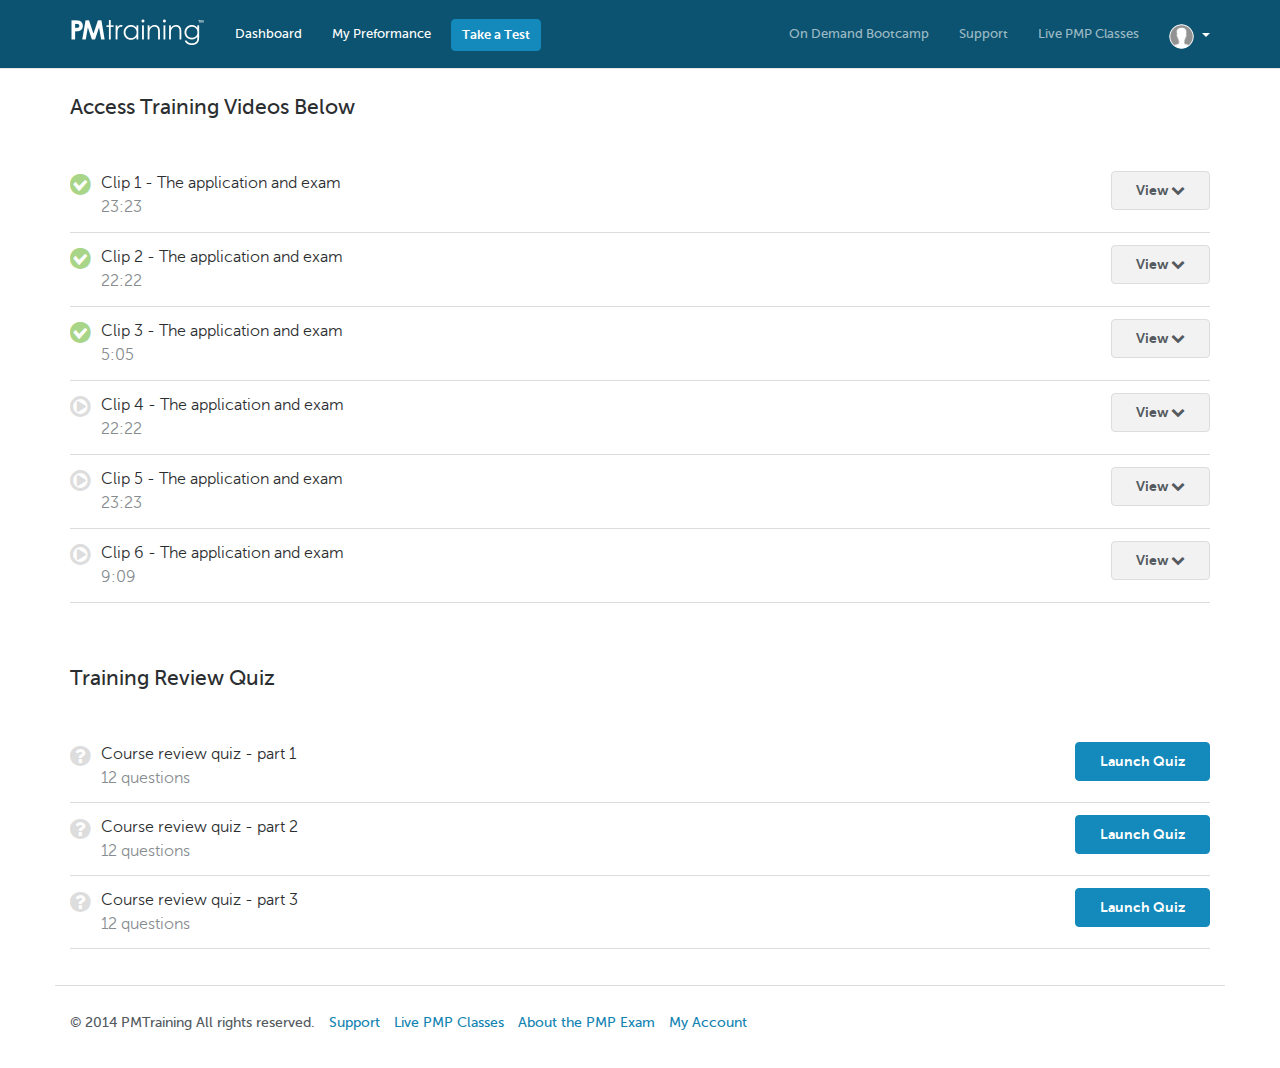
<file: tmp/course/index.html>
<!doctype html>
<html>
  <head>
    <meta charset='utf-8'>
    <meta content='IE=edge,chrome=1' http-equiv='X-UA-Compatible'>
    <meta content='width=device-width, initial-scale=1.0' name='viewport'>
    <title>
      Boiler
    </title>
    <link href="../stylesheets/backend.css" rel="stylesheet" />
    <link href='/images/favicon.ico' rel='shortcut icon'>
    <!-- %script{:src => "http://code.jquery.com/jquery-latest.min.js", :type => "text/javascript"} -->
    <script src="../javascripts/lib/jquery.js"></script><script src="../javascripts/lib/bootstrap.js"></script><script src="../javascripts/lib/jquery.fancybox.pack.js"></script><script src="../javascripts/lib/helpers/jquery.fancybox-media.js"></script><script src="../javascripts/lib/highcharts/highcharts.js"></script><script src="../javascripts/lib/highcharts/modules/exporting.js"></script><script src="../javascripts/lib/footable/footable.js"></script><script src="../javascripts/lib/footable/footable.filter.js"></script><script src="../javascripts/scripts.js"></script>
    <body class='course course_index'>
      <nav class='navbar navbar-default navbar-fixed-top backend-main-nav' role='navigation'>
        <!-- Brand and toggle get grouped for better mobile display -->
        <div class='container'>
          <div class='navbar-header'>
            <button class='navbar-toggle' data-target='#bs-example-navbar-collapse-1' data-toggle='collapse' type='button'>
              <span class='sr-only'>Toggle navigation</span>
              <span class='icon-bar'></span>
              <span class='icon-bar'></span>
              <span class='icon-bar'></span>
            </button>
            <a class='navbar-brand' href='/dashboard'>
              <div class='logo'></div>
            </a>
          </div>
          <!-- Collect the nav links, forms, and other content for toggling -->
          <div class='collapse navbar-collapse' id='bs-example-navbar-collapse-1'>
            <ul class='nav navbar-nav navbar-left'>
              <li class=''>
                <a class='navbar-item' href='/dashboard'>
                  Dashboard
                </a>
              </li>
              <li class=''>
                <a class='navbar-item' href='/preformance'>
                  My Preformance
                </a>
              </li>
              <li>
                <a class='navbar-item btn btn-primary' href='/tests'>
                  Take a Test
                </a>
              </li>
            </ul>
            <ul class='nav navbar-nav navbar-right'>
              <li class=''>
                <a class='navbar-item navbar-item-muted' href='/bootcamp'>
                  On Demand Bootcamp
                </a>
              </li>
              <li class=''>
                <a class='navbar-item navbar-item-muted' href='/support/faqs'>
                  Support
                </a>
              </li>
              <li class=''>
                <a class='navbar-item navbar-item-muted' href='#'>
                  Live PMP Classes
                </a>
              </li>
              <li class='dropdown'>
                <a class='dropdown-toggle navbar-item' data-toggle='dropdown' href='#'>
                  <img class="img-circle avatar-sm quarter-margin-right pull-left" width="25px" src="../images/no_avatar_sm.png" />
                  <b class='caret'></b>
                </a>
                <ul class='dropdown-menu'>
                  <li>
                    <a href='/account'>
                      My Account
                    </a>
                  </li>
                  <li>
                    <a href='/public/login'>
                      Sign Out
                    </a>
                  </li>
                </ul>
              </li>
            </ul>
          </div>
        </div>
      </nav>
      <!-- end menu -->
      <section>
        <div class='container'>
          <div class='row'>
            <div class='col-lg-12'>
              <h3 class='medium-font-name double-margin-bottom'>
                Access Training Videos Below
              </h3>
              <div id='videoGroup'>
                <div class='list-panel course-panel half-padding-bottom half-margin-bottom border-bottom'>
                  <div class='row'>
                    <div class='col-xs-8'>
                      <div class='media'>
                        <div class='pull-left'>
                          <div class='media-object status complete'>
                            <!-- %i.fa.fa-play-circle-o -->
                            <i class='fa fa-check-circle'></i>
                          </div>
                        </div>
                        <div class='media-body'>
                          <h4 class='no-margin-bottom regular-font-name'>
                            Clip
                            1
                            - The application and exam
                          </h4>
                          <h4 class='regular-font-name light-text-color no-margin-bottom'>
                            23:23
                          </h4>
                        </div>
                      </div>
                    </div>
                    <div class='col-xs-4'>
                      <div class='actions'>
                        <button class='btn btn-info' data-target='#panel-0' data-toggle='collapse' type='button'>
                          View
                          <span class='chevron'>
                            <i class='fa fa-chevron-down'></i>
                          </span>
                        </button>
                      </div>
                    </div>
                  </div>
                  <div class='row'>
                    <div class='col-lg-12'>
                      <div class='collapse' id='panel-0'>
                        <div class='padding-top padding-bottom'>
                          <div class='row'>
                            <div class='col-md-3'></div>
                            <div class='col-md-6'>
                              <div class='videoWrapper'>
                                <iframe allowfullscreen='' frameborder='0' height='349' src='https://www.youtube.com/embed/N8IRNUw2BlM' width='560'></iframe>
                              </div>
                            </div>
                            <div class='col-md-3'></div>
                          </div>
                        </div>
                      </div>
                    </div>
                  </div>
                </div>
                <div class='list-panel course-panel half-padding-bottom half-margin-bottom border-bottom'>
                  <div class='row'>
                    <div class='col-xs-8'>
                      <div class='media'>
                        <div class='pull-left'>
                          <div class='media-object status complete'>
                            <!-- %i.fa.fa-play-circle-o -->
                            <i class='fa fa-check-circle'></i>
                          </div>
                        </div>
                        <div class='media-body'>
                          <h4 class='no-margin-bottom regular-font-name'>
                            Clip
                            2
                            - The application and exam
                          </h4>
                          <h4 class='regular-font-name light-text-color no-margin-bottom'>
                            22:22
                          </h4>
                        </div>
                      </div>
                    </div>
                    <div class='col-xs-4'>
                      <div class='actions'>
                        <button class='btn btn-info' data-target='#panel-1' data-toggle='collapse' type='button'>
                          View
                          <span class='chevron'>
                            <i class='fa fa-chevron-down'></i>
                          </span>
                        </button>
                      </div>
                    </div>
                  </div>
                  <div class='row'>
                    <div class='col-lg-12'>
                      <div class='collapse' id='panel-1'>
                        <div class='padding-top padding-bottom'>
                          <div class='row'>
                            <div class='col-md-3'></div>
                            <div class='col-md-6'>
                              <div class='videoWrapper'>
                                <iframe allowfullscreen='' frameborder='0' height='349' src='https://www.youtube.com/embed/N8IRNUw2BlM' width='560'></iframe>
                              </div>
                            </div>
                            <div class='col-md-3'></div>
                          </div>
                        </div>
                      </div>
                    </div>
                  </div>
                </div>
                <div class='list-panel course-panel half-padding-bottom half-margin-bottom border-bottom'>
                  <div class='row'>
                    <div class='col-xs-8'>
                      <div class='media'>
                        <div class='pull-left'>
                          <div class='media-object status complete'>
                            <!-- %i.fa.fa-play-circle-o -->
                            <i class='fa fa-check-circle'></i>
                          </div>
                        </div>
                        <div class='media-body'>
                          <h4 class='no-margin-bottom regular-font-name'>
                            Clip
                            3
                            - The application and exam
                          </h4>
                          <h4 class='regular-font-name light-text-color no-margin-bottom'>
                             5:05
                          </h4>
                        </div>
                      </div>
                    </div>
                    <div class='col-xs-4'>
                      <div class='actions'>
                        <button class='btn btn-info' data-target='#panel-2' data-toggle='collapse' type='button'>
                          View
                          <span class='chevron'>
                            <i class='fa fa-chevron-down'></i>
                          </span>
                        </button>
                      </div>
                    </div>
                  </div>
                  <div class='row'>
                    <div class='col-lg-12'>
                      <div class='collapse' id='panel-2'>
                        <div class='padding-top padding-bottom'>
                          <div class='row'>
                            <div class='col-md-3'></div>
                            <div class='col-md-6'>
                              <div class='videoWrapper'>
                                <iframe allowfullscreen='' frameborder='0' height='349' src='https://www.youtube.com/embed/N8IRNUw2BlM' width='560'></iframe>
                              </div>
                            </div>
                            <div class='col-md-3'></div>
                          </div>
                        </div>
                      </div>
                    </div>
                  </div>
                </div>
                <div class='list-panel course-panel half-padding-bottom half-margin-bottom border-bottom'>
                  <div class='row'>
                    <div class='col-xs-8'>
                      <div class='media'>
                        <div class='pull-left'>
                          <div class='media-object status'>
                            <i class='fa fa-play-circle-o'></i>
                          </div>
                        </div>
                        <div class='media-body'>
                          <h4 class='no-margin-bottom regular-font-name'>
                            Clip
                            4
                            - The application and exam
                          </h4>
                          <h4 class='regular-font-name light-text-color no-margin-bottom'>
                            22:22
                          </h4>
                        </div>
                      </div>
                    </div>
                    <div class='col-xs-4'>
                      <div class='actions'>
                        <button class='btn btn-info' data-target='#panel-02' data-toggle='collapse' type='button'>
                          View
                          <span class='chevron'>
                            <i class='fa fa-chevron-down'></i>
                          </span>
                        </button>
                      </div>
                    </div>
                  </div>
                  <div class='row'>
                    <div class='col-lg-12'>
                      <div class='collapse' id='panel-02'>
                        <div class='padding-top padding-bottom'>
                          <div class='row'>
                            <div class='col-md-3'></div>
                            <div class='col-md-6'>
                              <div class='videoWrapper'>
                                <iframe allowfullscreen='' frameborder='0' height='349' src='https://www.youtube.com/embed/N8IRNUw2BlM' width='560'></iframe>
                              </div>
                            </div>
                            <div class='col-md-3'></div>
                          </div>
                        </div>
                      </div>
                    </div>
                  </div>
                </div>
                <div class='list-panel course-panel half-padding-bottom half-margin-bottom border-bottom'>
                  <div class='row'>
                    <div class='col-xs-8'>
                      <div class='media'>
                        <div class='pull-left'>
                          <div class='media-object status'>
                            <i class='fa fa-play-circle-o'></i>
                          </div>
                        </div>
                        <div class='media-body'>
                          <h4 class='no-margin-bottom regular-font-name'>
                            Clip
                            5
                            - The application and exam
                          </h4>
                          <h4 class='regular-font-name light-text-color no-margin-bottom'>
                            23:23
                          </h4>
                        </div>
                      </div>
                    </div>
                    <div class='col-xs-4'>
                      <div class='actions'>
                        <button class='btn btn-info' data-target='#panel-12' data-toggle='collapse' type='button'>
                          View
                          <span class='chevron'>
                            <i class='fa fa-chevron-down'></i>
                          </span>
                        </button>
                      </div>
                    </div>
                  </div>
                  <div class='row'>
                    <div class='col-lg-12'>
                      <div class='collapse' id='panel-12'>
                        <div class='padding-top padding-bottom'>
                          <div class='row'>
                            <div class='col-md-3'></div>
                            <div class='col-md-6'>
                              <div class='videoWrapper'>
                                <iframe allowfullscreen='' frameborder='0' height='349' src='https://www.youtube.com/embed/N8IRNUw2BlM' width='560'></iframe>
                              </div>
                            </div>
                            <div class='col-md-3'></div>
                          </div>
                        </div>
                      </div>
                    </div>
                  </div>
                </div>
                <div class='list-panel course-panel half-padding-bottom half-margin-bottom border-bottom'>
                  <div class='row'>
                    <div class='col-xs-8'>
                      <div class='media'>
                        <div class='pull-left'>
                          <div class='media-object status'>
                            <i class='fa fa-play-circle-o'></i>
                          </div>
                        </div>
                        <div class='media-body'>
                          <h4 class='no-margin-bottom regular-font-name'>
                            Clip
                            6
                            - The application and exam
                          </h4>
                          <h4 class='regular-font-name light-text-color no-margin-bottom'>
                             9:09
                          </h4>
                        </div>
                      </div>
                    </div>
                    <div class='col-xs-4'>
                      <div class='actions'>
                        <button class='btn btn-info' data-target='#panel-22' data-toggle='collapse' type='button'>
                          View
                          <span class='chevron'>
                            <i class='fa fa-chevron-down'></i>
                          </span>
                        </button>
                      </div>
                    </div>
                  </div>
                  <div class='row'>
                    <div class='col-lg-12'>
                      <div class='collapse' id='panel-22'>
                        <div class='padding-top padding-bottom'>
                          <div class='row'>
                            <div class='col-md-3'></div>
                            <div class='col-md-6'>
                              <div class='videoWrapper'>
                                <iframe allowfullscreen='' frameborder='0' height='349' src='https://www.youtube.com/embed/N8IRNUw2BlM' width='560'></iframe>
                              </div>
                            </div>
                            <div class='col-md-3'></div>
                          </div>
                        </div>
                      </div>
                    </div>
                  </div>
                </div>
              </div>
            </div>
          </div>
          <div class='row double-padding-top'>
            <div class='col-lg-12'>
              <h3 class='medium-font-name double-margin-bottom'>
                Training Review Quiz
              </h3>
              <div class='list-panel course-panel half-padding-bottom half-margin-bottom border-bottom'>
                <div class='row'>
                  <div class='col-xs-8'>
                    <div class='media'>
                      <div class='pull-left'>
                        <div class='media-object status'>
                          <i class='fa fa-question-circle'></i>
                        </div>
                      </div>
                      <div class='media-body'>
                        <h4 class='no-margin-bottom regular-font-name'>
                          Course review quiz - part
                          1
                        </h4>
                        <h4 class='regular-font-name light-text-color no-margin-bottom'>
                          12 questions
                        </h4>
                      </div>
                    </div>
                  </div>
                  <div class='col-xs-4'>
                    <div class='actions'>
                      <a class='btn btn-primary' href='#' target='_blank'>
                        Launch Quiz
                      </a>
                    </div>
                  </div>
                </div>
              </div>
              <div class='list-panel course-panel half-padding-bottom half-margin-bottom border-bottom'>
                <div class='row'>
                  <div class='col-xs-8'>
                    <div class='media'>
                      <div class='pull-left'>
                        <div class='media-object status'>
                          <i class='fa fa-question-circle'></i>
                        </div>
                      </div>
                      <div class='media-body'>
                        <h4 class='no-margin-bottom regular-font-name'>
                          Course review quiz - part
                          2
                        </h4>
                        <h4 class='regular-font-name light-text-color no-margin-bottom'>
                          12 questions
                        </h4>
                      </div>
                    </div>
                  </div>
                  <div class='col-xs-4'>
                    <div class='actions'>
                      <a class='btn btn-primary' href='#' target='_blank'>
                        Launch Quiz
                      </a>
                    </div>
                  </div>
                </div>
              </div>
              <div class='list-panel course-panel half-padding-bottom half-margin-bottom border-bottom'>
                <div class='row'>
                  <div class='col-xs-8'>
                    <div class='media'>
                      <div class='pull-left'>
                        <div class='media-object status'>
                          <i class='fa fa-question-circle'></i>
                        </div>
                      </div>
                      <div class='media-body'>
                        <h4 class='no-margin-bottom regular-font-name'>
                          Course review quiz - part
                          3
                        </h4>
                        <h4 class='regular-font-name light-text-color no-margin-bottom'>
                          12 questions
                        </h4>
                      </div>
                    </div>
                  </div>
                  <div class='col-xs-4'>
                    <div class='actions'>
                      <a class='btn btn-primary' href='#' target='_blank'>
                        Launch Quiz
                      </a>
                    </div>
                  </div>
                </div>
              </div>
            </div>
          </div>
        </div>
      </section>
      <!-- end main content -->
      <section class='no-padding-top'>
        <div id='backend-footer'>
          <div class='container'>
            <div class='row border-top'>
              <div class='col-sm-12'>
                <div class='pull-left padding-top full-width'>
                  <nav>
                    <ul class='list-inline pull-left footer-nav'>
                      <li>
                        © 2014 PMTraining All rights reserved.
                      </li>
                      <li>
                        <a href='/support/faqs'>
                          Support
                        </a>
                      </li>
                      <li>
                        <a href='#'>
                          Live PMP Classes
                        </a>
                      </li>
                      <li>
                        <a href='#'>
                          About the PMP Exam
                        </a>
                      </li>
                      <li>
                        <a href='/account'>
                          My Account
                        </a>
                      </li>
                    </ul>
                  </nav>
                </div>
              </div>
            </div>
          </div>
        </div>
      </section>
      <!-- /tests -->
      <!-- /show -->
      <div aria-hidden='true' class='modal' id='showCustomTestModal' role='dialog'>
        <div class='modal-dialog'>
          <div class='modal-content'></div>
        </div>
      </div>
      <!-- /custom tests -->
      <!-- /new -->
      <div aria-hidden='true' class='modal fade' id='newCustomTestModal' role='dialog'>
        <div class='modal-dialog'>
          <div class='modal-content'></div>
        </div>
      </div>
      <!-- /questions -->
      <!-- /confirm begin -->
      <div aria-hidden='true' class='modal' id='beginTestConfirmModal' role='dialog'>
        <div class='modal-dialog'>
          <div class='modal-content'></div>
        </div>
      </div>
      <!-- /confirm submit -->
      <div aria-hidden='true' class='modal' id='confirmSubmitModal' role='dialog'>
        <div class='modal-dialog modal-sm'>
          <div class='modal-content'>
            <div class='modal-body no-padding-bottom'>
              <div class='row'>
                <div class='col-sm-3 hidden-xs'>
                  <i class='fa fa-exclamation-circle text-danger modal-icon half-margin-bottom' style='font-size:3em;'></i>
                </div>
                <div class='col-sm-9 col-xs-12'>
                  <p class='no-margin-bottom'>
                    Are you sure you want to submit your answers?
                  </p>
                </div>
              </div>
            </div>
            <div class='modal-footer'>
              <button class='btn-link cursor-pointer half-margin-right' data-dismiss='modal'>
                Cancel
              </button>
              <a class='btn btn-success' href='/tests' type='button'>
                Submit
              </a>
            </div>
          </div>
        </div>
      </div>
    </body>
  </head>
</html>
</file>
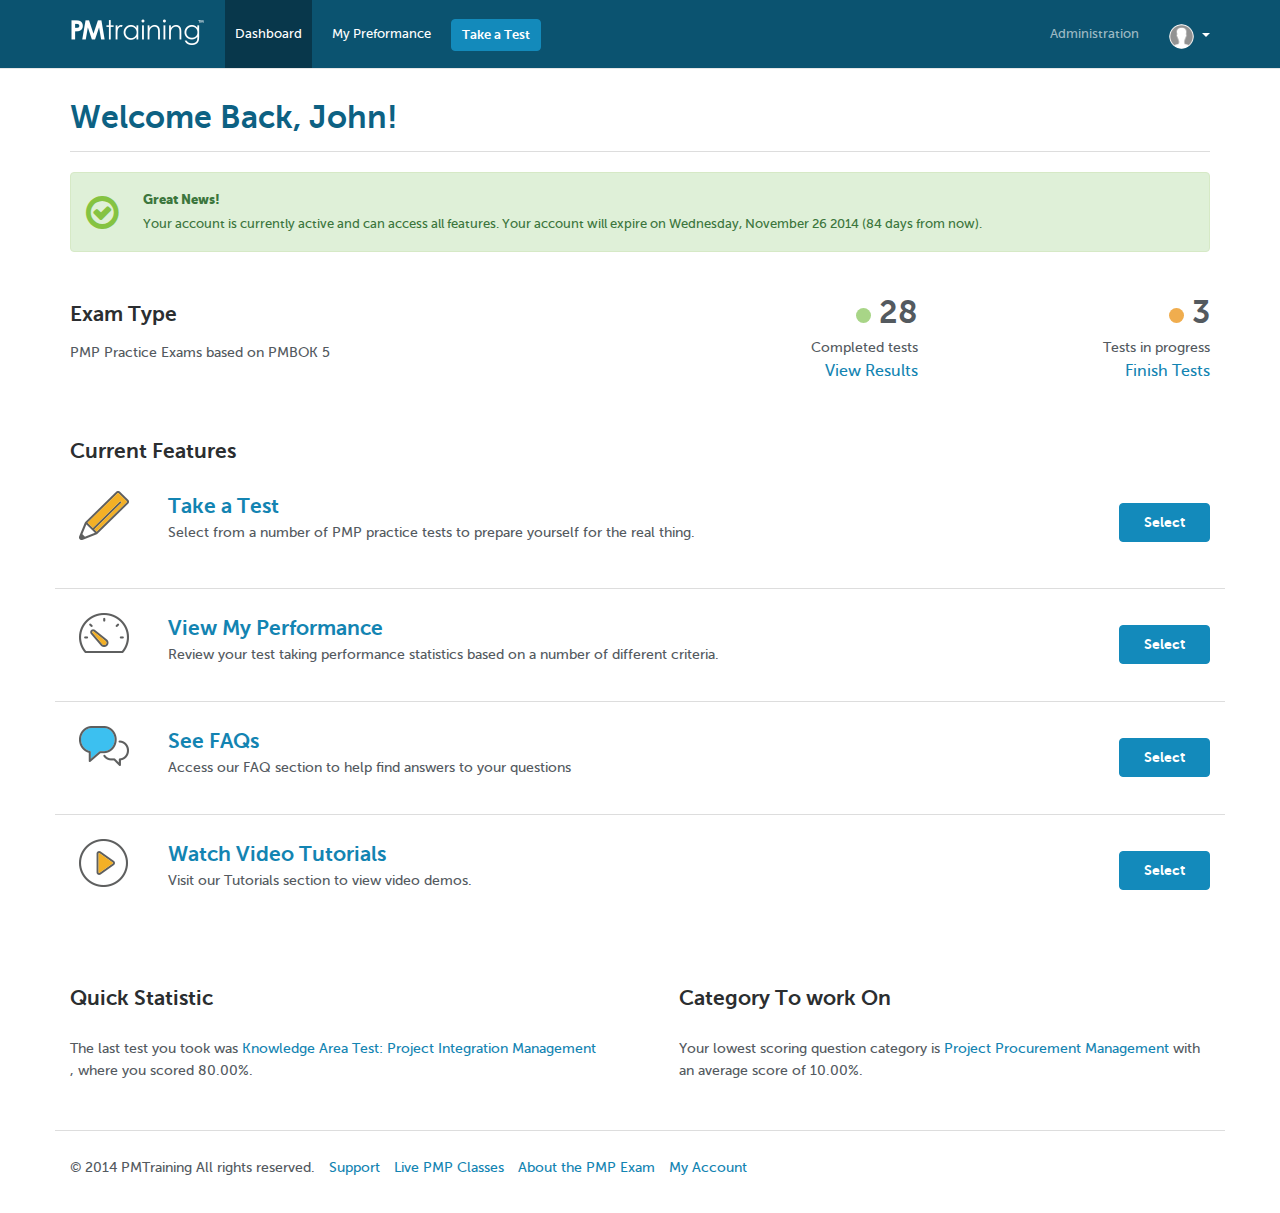
<file: tmp/dashboard/index.html>
<!doctype html>
<html>
<head>
<meta charset='utf-8'>
<meta content='IE=edge,chrome=1' http-equiv='X-UA-Compatible'>
<meta content='width=device-width, initial-scale=1.0' name='viewport'>
<title></title>
<link href="../stylesheets/backend.css" rel="stylesheet" />
<link href='../images/favicon.ico' rel='shortcut icon'>
<!-- %script{:src => "http://code.jquery.com/jquery-latest.min.js", :type => "text/javascript"} -->
<script src="../javascripts/lib/jquery.js"></script><script src="../javascripts/lib/bootstrap.js"></script><script src="../javascripts/lib/jquery.fancybox.pack.js"></script><script src="../javascripts/lib/helpers/jquery.fancybox-media.js"></script><script src="../javascripts/lib/highcharts/highcharts.js"></script><script src="../javascripts/lib/highcharts/modules/exporting.js"></script><script src="../javascripts/lib/footable/footable.js"></script><script src="../javascripts/lib/footable/footable.filter.js"></script><script src="../javascripts/scripts.js"></script>
<body class='dashboard dashboard_index'>
<nav class='navbar navbar-default navbar-fixed-top backend-main-nav' role='navigation'>
<!-- Brand and toggle get grouped for better mobile display -->
<div class='container'>
<div class='navbar-header'>
<button class='navbar-toggle' data-target='#bs-example-navbar-collapse-1' data-toggle='collapse' type='button'>
<span class='sr-only'>Toggle navigation</span>
<span class='icon-bar'></span>
<span class='icon-bar'></span>
<span class='icon-bar'></span>
</button>
<a class='navbar-brand' href='/dashboard'>
<div class='logo'></div>
</a>
</div>
<!-- Collect the nav links, forms, and other content for toggling -->
<div class='collapse navbar-collapse' id='bs-example-navbar-collapse-1'>
<ul class='nav navbar-nav navbar-left'>
<li class='active'>
<a class='navbar-item' href='/dashboard'>
Dashboard
</a>
</li>
<li class=''>
<a class='navbar-item' href='/preformance'>
My Preformance
</a>
</li>
<li>
<a class='navbar-item btn btn-primary' href='/tests'>
Take a Test
</a>
</li>
</ul>
<ul class='nav navbar-nav navbar-right'>
<!-- %li{:class => (current_page.data.activeclass === "bootcamp") ? "active" : ""} -->
<!-- %a.navbar-item.navbar-item-muted{href: "/bootcamp"} -->
<!-- On Demand Bootcamp -->
<li class=''>
<a class='navbar-item navbar-item-muted' href='/administration'>
Administration
</a>
</li>
<!-- %li{:class => (current_page.data.activeclass === "support") ? "active" : ""} -->
<!-- %a.navbar-item.navbar-item-muted{href: "/support/faqs"} -->
<!-- Support -->
<!-- %li{:class => (current_page.data.activeclass === "live") ? "active" : ""} -->
<!-- %a.navbar-item.navbar-item-muted{href: "#"} -->
<!-- Live PMP Classes -->
<li class='dropdown'>
<a class='dropdown-toggle navbar-item' data-toggle='dropdown' href='#'>
<img src="../images/no_avatar_sm.png" class="img-circle avatar-sm quarter-margin-right pull-left" width="25px" alt="No avatar sm" />
<b class='caret'></b>
</a>
<ul class='dropdown-menu'>
<li>
<a href='/account'>
My Account
</a>
</li>
<li>
<a href='/public/login'>
Sign Out
</a>
</li>
</ul>
</li>
</ul>
</div>
</div>
</nav>

<!-- end menu -->
<section>
<div class='container'>
<div class='row margin-bottom'>
<div class='col-lg-12'>
<div class='page-header no-margin-top'>
<h1 class='no-margin-bottom'>
Welcome Back, John!
</h1>
</div>
<div class='alert alert-success no-margin-bottom'>
<div class='media-object'>
<div class='pull-left'>
<h1 class='alert-icon margin-right text-success'>
<i class='fa fa-check-circle-o'></i>
</h1>
</div>
<div class='media-body'>
<span class='extra-bold-font-name'>
Great News!
</span>
<br>
Your account is currently active and can access all features. Your account will expire on Wednesday, November 26 2014 (84 days from now).
</div>
</div>
</div>
</div>
</div>
<div class='row double-margin-bottom'>
<div class='col-sm-6 col-xs-12'>
<h3 class='half-margin-top half-margin-bottom'>
Exam Type
</h3>
<p>
PMP Practice Exams based on PMBOK 5
</p>
</div>
<div class='col-sm-3 col-xs-6'>
<div class='text-right text-left-sm'>
<h1 class='no-margin-bottom text-color'>
<div class='dot dot-success'></div>
28
</h1>
<p class='no-margin-bottom'>
Completed tests
</p>
<a href='/tests/results'>
View Results
</a>
</div>
</div>
<div class='col-sm-3 col-xs-6'>
<div class='text-right text-left-sm'>
<h1 class='no-margin-bottom text-color'>
<div class='dot dot-warning'></div>
3
</h1>
<p class='no-margin-bottom'>
Tests in progress
</p>
<a href='/tests/in-progress'>
Finish Tests
</a>
</div>
</div>
</div>
<div class='row double-margin-bottom'>
<div class='col-lg-12'>
<div class='row'>
<div class='col-lg-12'>
<h3 class='no-margin-bottom'>
Current Features
</h3>
</div>
</div>
<div class='row border-bottom padding-top padding-bottom'>
<div class='col-sm-1 hidden-xs'>
<div class='text-center margin-bottom text-left-sm'>
<img src="../images/icons/icon_test.png" alt="Icon test" />
</div>
</div>
<div class='col-sm-9 col-xs-12'>
<h3 class='no-margin-bottom'>
<a href='/tests'>
Take a Test
</a>
</h3>
<p class='no-margin-bottom'>
Select from a number of PMP practice tests to prepare yourself for the real thing.
</p>
</div>
<div class='col-sm-2 col-xs-12'>
<a class='btn btn-primary half-margin-top pull-right pull-left-sm' href='/tests'>
Select
</a>
</div>
<div class='clearfix'></div>
</div>
<div class='row border-bottom padding-top padding-bottom'>
<div class='col-sm-1 hidden-xs'>
<div class='text-center margin-bottom text-left-sm'>
<img src="../images/icons/icon_preformance.png" alt="Icon preformance" />
</div>
</div>
<div class='col-sm-9 col-xs-12'>
<h3 class='no-margin-bottom'>
<a href='/preformance'>
View My Performance
</a>
</h3>
<p class='no-margin-bottom'>
Review your test taking performance statistics based on a number of different criteria.
</p>
</div>
<div class='col-sm-2 col-xs-12'>
<a class='btn btn-primary half-margin-top pull-right pull-left-sm' href='/preformance'>
Select
</a>
</div>
<div class='clearfix'></div>
</div>
<div class='row border-bottom padding-top padding-bottom'>
<div class='col-sm-1 hidden-xs'>
<div class='text-center margin-bottom text-left-sm'>
<img src="../images/icons/icon_faq.png" alt="Icon faq" />
</div>
</div>
<div class='col-sm-9 col-xs-12'>
<h3 class='no-margin-bottom'>
<a href='/support/faqs'>
See FAQs
</a>
</h3>
<p class='no-margin-bottom'>
Access our FAQ section to help find answers to your questions
</p>
</div>
<div class='col-sm-2 col-xs-12'>
<a class='btn btn-primary half-margin-top pull-right pull-left-sm' href='/support/faqs'>
Select
</a>
</div>
<div class='clearfix'></div>
</div>
<div class='row padding-top padding-bottom'>
<div class='col-sm-1 hidden-xs'>
<div class='text-center margin-bottom text-left-sm'>
<img src="../images/icons/icon_video.png" alt="Icon video" />
</div>
</div>
<div class='col-sm-9 col-xs-12'>
<h3 class='no-margin-bottom'>
<a href='/support/tutorials'>
Watch Video Tutorials
</a>
</h3>
<p class='no-margin-bottom'>
Visit our Tutorials section to view video demos.
</p>
</div>
<div class='col-sm-2 col-xs-12'>
<a class='btn btn-primary half-margin-top pull-right pull-left-sm' href='/support/tutorials'>
Select
</a>
</div>
<div class='clearfix'></div>
</div>
</div>
</div>
<!-- end items -->
<div class='row'>
<div class='col-sm-6'>
<div class='padding-right'>
<h3>
Quick Statistic
</h3>
<p>
The last test you took was
<a href='#'>
Knowledge Area Test: Project Integration Management
</a>
, where you scored 80.00%.
</p>
<script>
  $(function () {
          $('#quick-stat-chart').highcharts({
              chart: {
                  type: 'column',
                  backgroundColor: '#fff'
              },
              colors: [
  							'#3abff1',
  						],
              title: {
                  text: ''
              },
              subtitle: {
                  text: ''
              },
              legend: {
                  enabled: false
              },
              xAxis: {
                  categories: ['Mon. Aug 12, 2014'],
                  title: {
                      text: null
                  }
              },
              yAxis: {
                  min: 0,
                  max: 100,
                  tickPixelInterval: 120,
                  labels: {
                      overflow: 'justify'
                  },
                  title: {
                      enabled: false
                  }
              },
              tooltip: {
                  valueSuffix: ' %'
              },
              plotOptions: {
                  bar: {
                      dataLabels: {
                          enabled: true
                      },
                  },
  								series: {
  									pointWidth: 100
  								}
              },
              credits: {
                  enabled: false
              },
              series: [{
              		name: 'preformance',
                  data: [86.24]
              }]
          });
      });
</script>
<div id='quick-stat-chart'></div>

</div>
</div>
<div class='col-sm-6'>
<div class='padding-left'>
<h3>
Category To work On
</h3>
<p>
Your lowest scoring question category is
<a href='#'>
Project Procurement Management
</a>
with an average score of 10.00%.
</p>
<script>
  $(function () {
          $('#work-on-chart').highcharts({
              chart: {
                  type: 'column',
                  backgroundColor: '#fff'
              },
  						colors: [
  						'#3abff1',
  						],
              title: {
                  text: ''
              },
              subtitle: {
                  text: ''
              },
              legend: {
                  enabled: false
              },
              xAxis: {
                  categories: ['Procurement Mgmt.'],
                  title: {
                      text: null
                  }
              },
              yAxis: {
                  min: 0,
                  max: 100,
                  tickPixelInterval: 120,
                  labels: {
                      overflow: 'justify'
                  },
                  title: {
                      enabled: false
                  }
              },
              tooltip: {
                  valueSuffix: ' %'
              },
              plotOptions: {
                  bar: {
                      dataLabels: {
                          enabled: true
                      },
                  },
  								series: {
  									pointWidth: 100
  								}
              },
              credits: {
                  enabled: false
              },
              series: [{
              		name: 'preformance',
                  data: [36.24]
              }]
          });
      });
</script>
<div id='work-on-chart'></div>

</div>
</div>
</div>
</div>
</section>

<!-- end main content -->
<section class='no-padding-top'>
<div id='backend-footer'>
<div class='container'>
<div class='row border-top'>
<div class='col-sm-12'>
<div class='pull-left padding-top full-width'>
<nav>
<ul class='list-inline pull-left footer-nav'>
<li>
© 2014 PMTraining All rights reserved.
</li>
<li>
<a href='/support/faqs'>
Support
</a>
</li>
<li>
<a href='#'>
Live PMP Classes
</a>
</li>
<li>
<a href='#'>
About the PMP Exam
</a>
</li>
<li>
<a href='/account'>
My Account
</a>
</li>
</ul>
</nav>
</div>
</div>
</div>
</div>
</div>
</section>
<!-- /tests -->
<!-- /show -->
<div aria-hidden='true' class='modal' id='showCustomTestModal' role='dialog'>
<div class='modal-dialog'>
<div class='modal-content'></div>
</div>
</div>
<!-- /custom tests -->
<!-- /new -->
<div aria-hidden='true' class='modal fade' id='newCustomTestModal' role='dialog'>
<div class='modal-dialog'>
<div class='modal-content'></div>
</div>
</div>
<!-- /questions -->
<!-- /confirm begin -->
<div aria-hidden='true' class='modal' id='beginTestConfirmModal' role='dialog'>
<div class='modal-dialog'>
<div class='modal-content'></div>
</div>
</div>
<!-- /confirm submit -->
<div aria-hidden='true' class='modal' id='confirmSubmitModal' role='dialog'>
;;;
"layout": "modal_small"
;;;
<div class='modal-dialog modal-sm'>
<div class='modal-content'>
<div class='modal-body no-padding-bottom'>
<div class='row'>
<div class='col-sm-3 hidden-xs'>
<i class='fa fa-exclamation-circle text-danger modal-icon half-margin-bottom' style='font-size:3em;'></i>
</div>
<div class='col-sm-9 col-xs-12'>
<p class='no-margin-bottom'>
Are you sure you want to submit your answers?
</p>
</div>
</div>
</div>
<div class='modal-footer'>
<button class='btn-link cursor-pointer half-margin-right' data-dismiss='modal'>
Cancel
</button>
<a class='btn btn-success' href='/tests' type='button'>
Submit
</a>
</div>
</div>
</div>

</div>

</body>
</head>
</html>
</file>
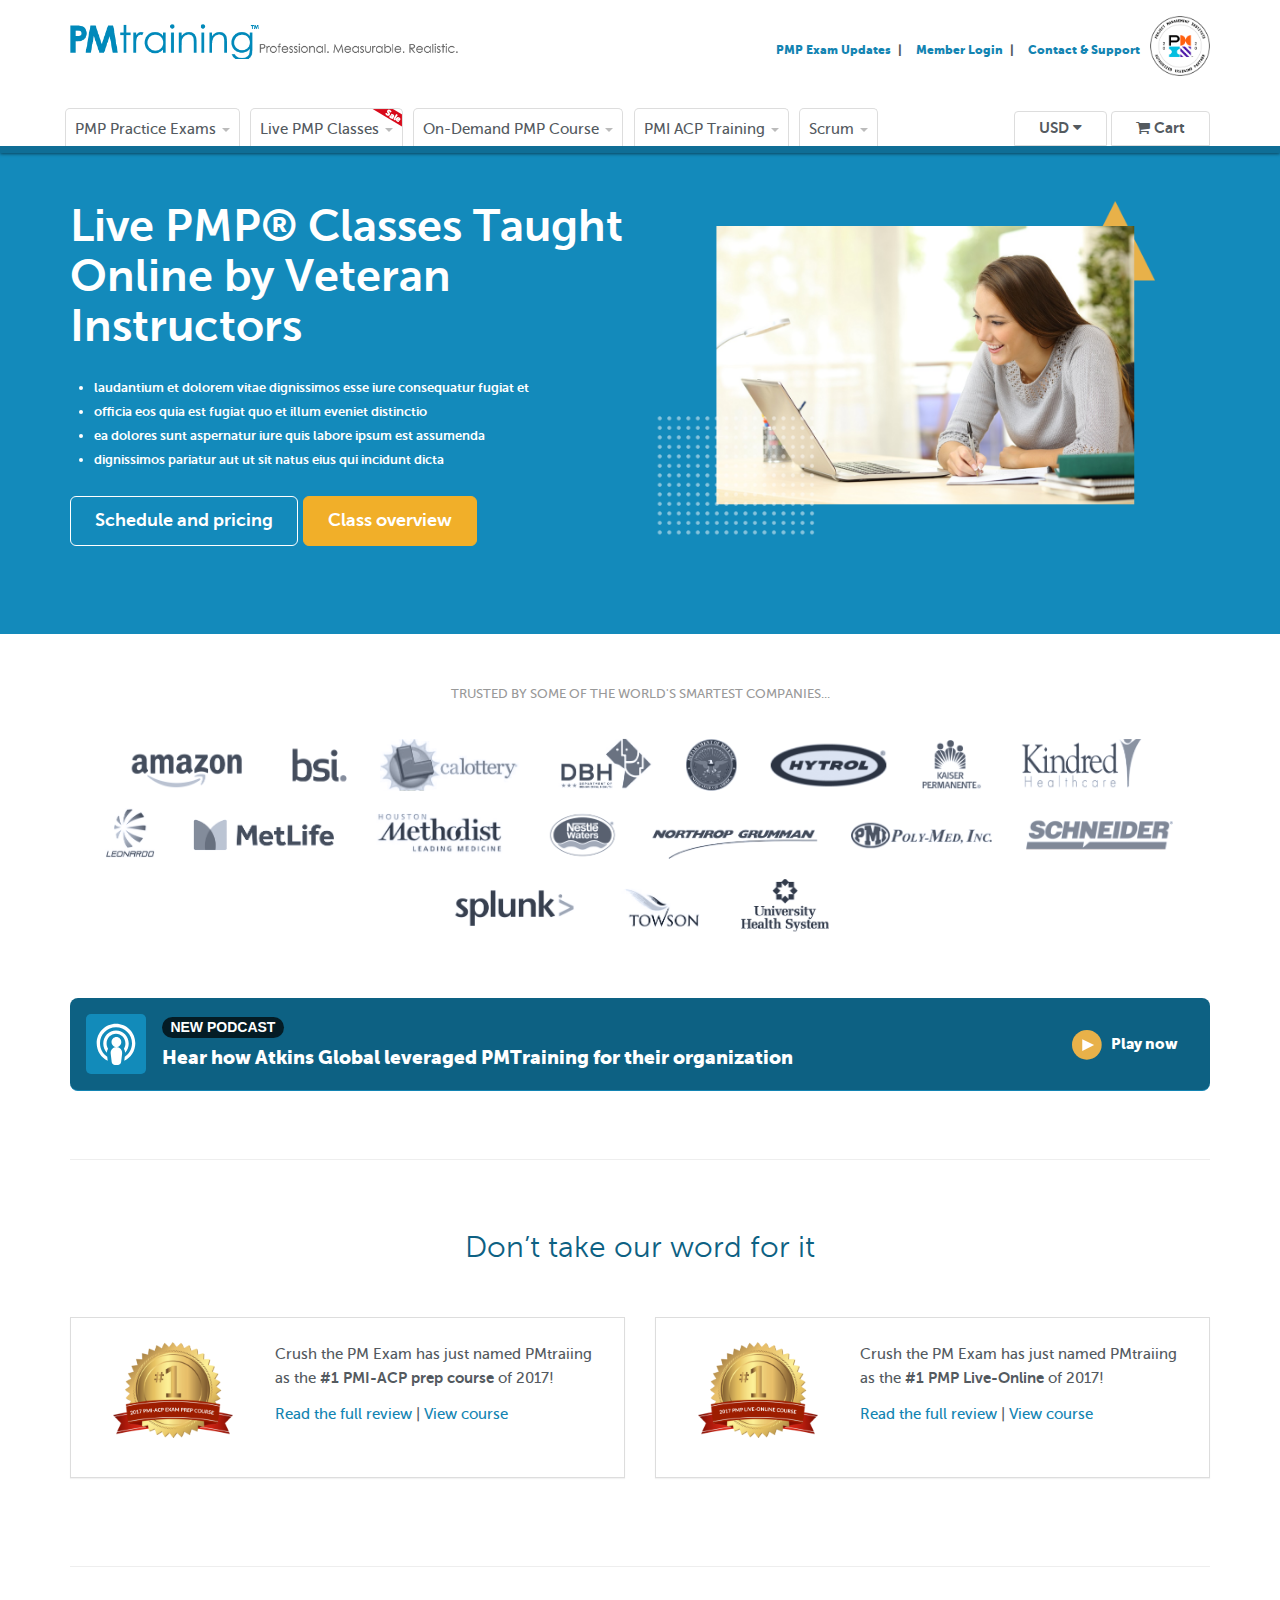
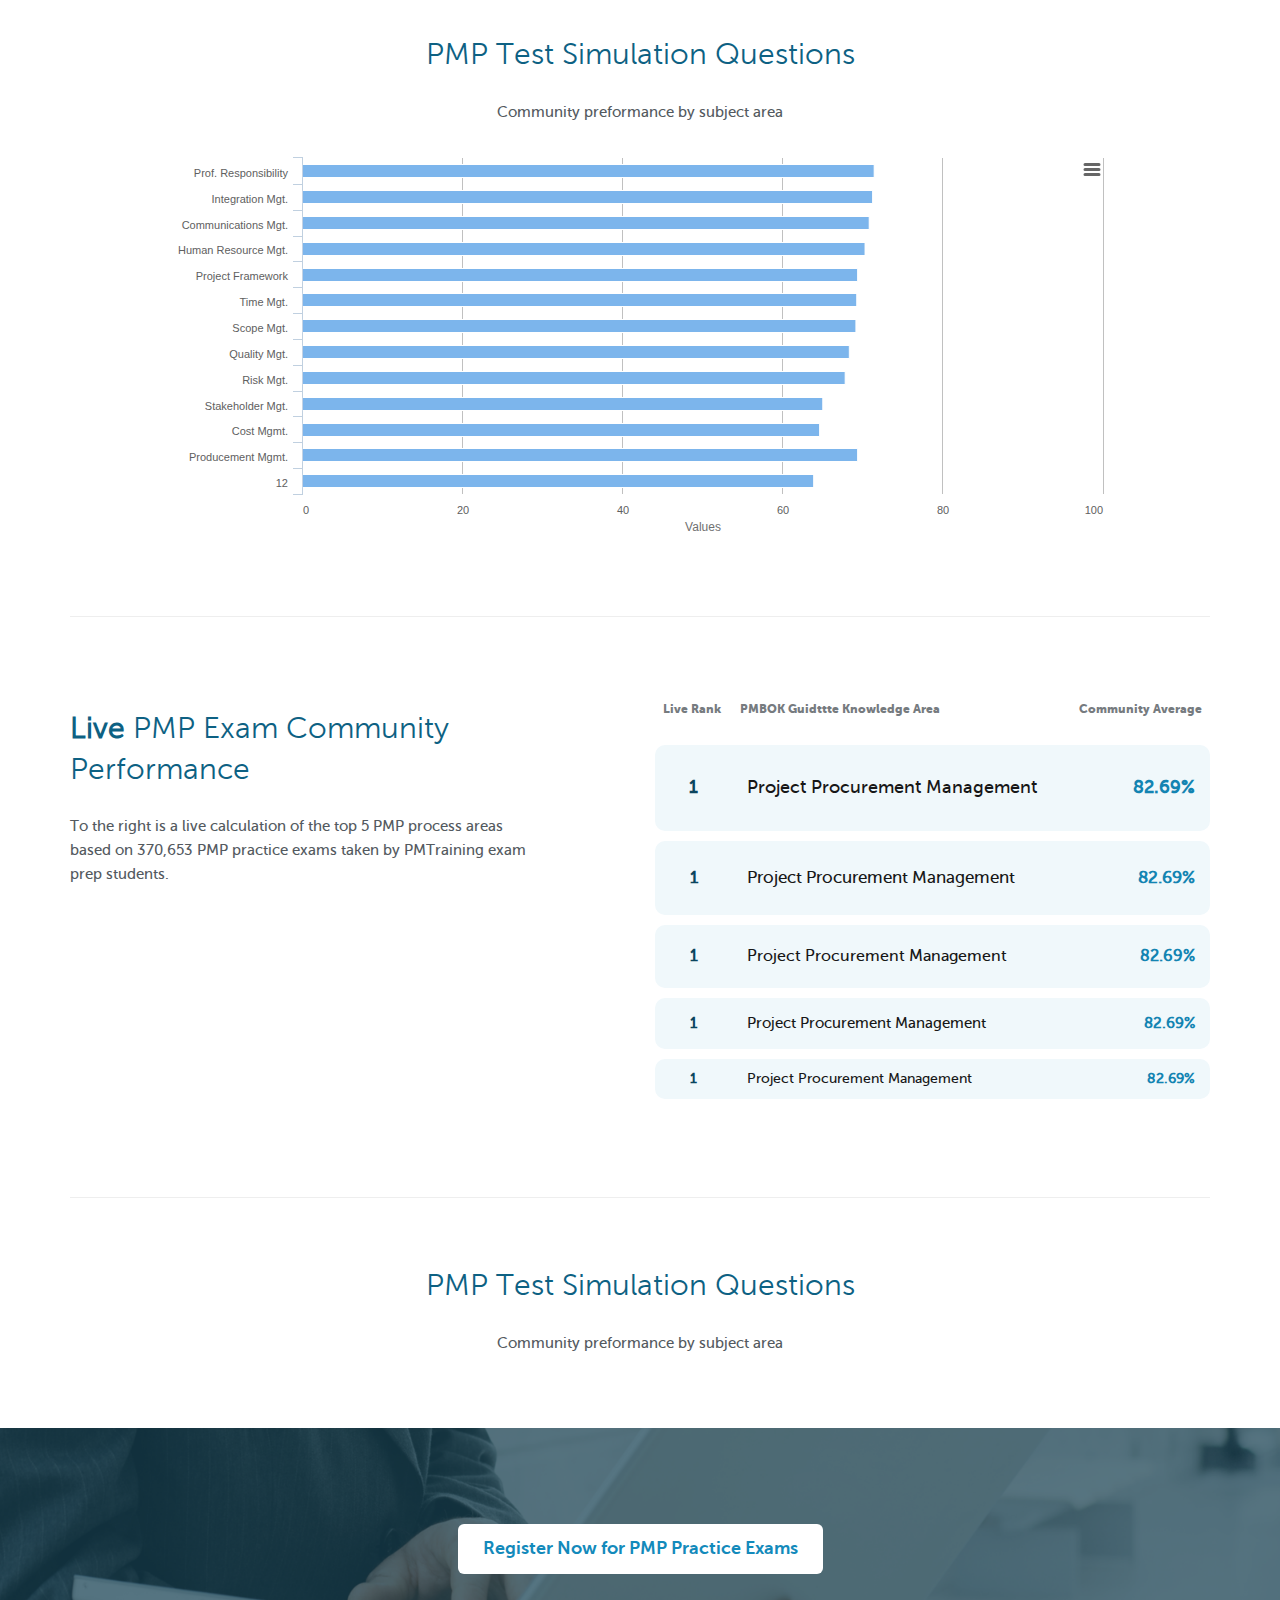
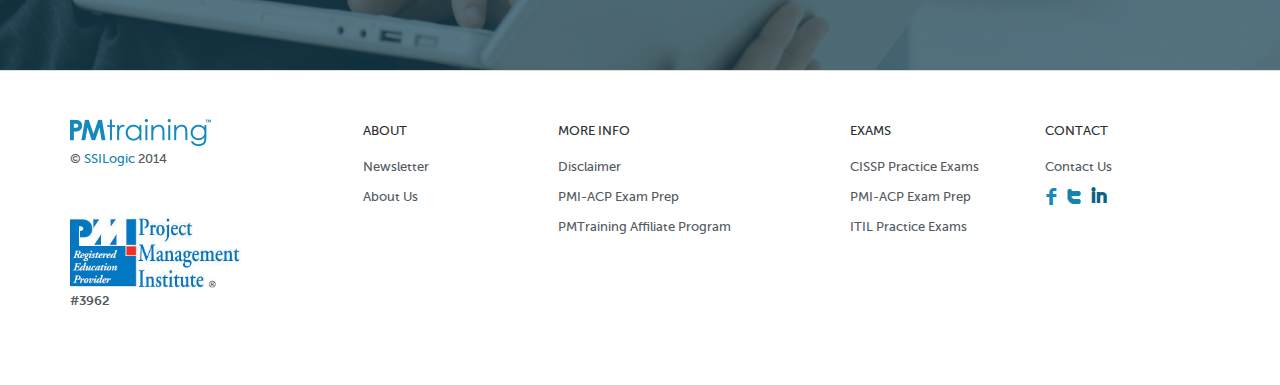
<file: tmp/index-old/index.html>
<!doctype html>
<html>
<head>
<meta charset='utf-8'>
<meta content='IE=edge,chrome=1' http-equiv='X-UA-Compatible'>
<meta content='width=device-width, initial-scale=1.0' name='viewport'>
<title>
title
</title>
<link href="../stylesheets/public.css" rel="stylesheet" />
<link href='../images/favicon.ico' rel='shortcut icon'>
<!-- %script{:src => "http://code.jquery.com/jquery-latest.min.js", :type => "text/javascript"} -->
<script src="../javascripts/lib/jquery.js"></script><script src="../javascripts/lib/bootstrap.js"></script><script src="../javascripts/lib/jquery.fancybox.pack.js"></script><script src="../javascripts/lib/helpers/jquery.fancybox-media.js"></script><script src="../javascripts/lib/highcharts/highcharts.js"></script><script src="../javascripts/lib/slick.js"></script><script src="../javascripts/lib/highcharts/modules/exporting.js"></script><script src="../javascripts/lib/footable/footable.js"></script><script src="../javascripts/lib/footable/footable.filter.js"></script><script src="../javascripts/scripts.js"></script>
<body class='index-old index-old_index'>
<nav class='navbar navbar-default visible-xs navbar-fixed-top' id='mobile-main-nav' role='navigation'>
<div class='container-fluid'>
<div class='navbar-header'>
<button class='navbar-toggle' data-target='#bs-example-navbar-collapse-1' data-toggle='collapse' type='button'>
<span class='sr-only'>Toggle navigation</span>
<span class='icon-bar'></span>
<span class='icon-bar'></span>
<span class='icon-bar'></span>
</button>
<a class='navbar-brand logo-sm' href='/'></a>
</div>
<!-- Collect the nav links, forms, and other content for toggling -->
<div class='collapse navbar-collapse' id='bs-example-navbar-collapse-1'>
<ul class='nav navbar-nav'>
<li>
<a href='#'>
Home
</a>
</li>
<li>
<a href='/public/practice-pmp'>
PMP Practice Exams
</a>
</li>
<li>
<a href='/public/live-pmp'>
Live PMP Classes
</a>
</li>
<li>
<a href='/public/bootcamp'>
PMP Bootcamp
</a>
</li>
<li class='dropdown'>
<a class='dropdown-toggle' data-toggle='dropdown' href='#'>
About
<b class='caret'></b>
</a>
<ul class='dropdown-menu'>
<li>
<a href='/public/about'>
Who we are
</a>
</li>
<li>
<a href='/public/about/about-the-pmp-exam'>
About the PMP exam
</a>
</li>
<li>
<a href='/public/about/books'>
Our books and website
</a>
</li>
<li>
<a href='/public/about/articles'>
PMP articles
</a>
</li>
<li>
<a href='/public/about/contact'>
Contact
</a>
</li>
<li>
<a href='/public/about/newsletter'>
Get our newsletter
</a>
</li>
</ul>
</li>
<li class='dropdown'>
<a class='dropdown-toggle' data-toggle='dropdown' href='#'>
Coporate Training
<b class='caret'></b>
</a>
<ul class='dropdown-menu'>
<li>
<a href='/public/corporate-training'>
Coporate training options
</a>
</li>
<li>
<a href='/public/corporate-training/corporate-discount'>
Enroll multiple students
</a>
</li>
<li>
<a href='/public/corporate-training/private-portal'>
Private training portal
</a>
</li>
</ul>
</li>
<li>
<a class='btn btn-info navbar-btn' data-toggle='dropdown' type='button'>
USD
<i class='fa fa-caret-down'></i>
</a>
<ul class='dropdown-menu' role='menu'>
<li>
<a href='#'>
<div class='radio'>
<label>
<input id='optionsRadios1' name='optionsRadios' type='radio' value='option1'>
<span class='bold-font-name'>
AUS $
</span>
&ensp;Australlian Dollar
</label>
</div>
</a>
</li>
<li>
<a href='#'>
<div class='radio'>
<label>
<input id='optionsRadios2' name='optionsRadios' type='radio' value='option2'>
<span class='bold-font-name'>
CAD $
</span>
&ensp;Canadian Dollar
</label>
</div>
</a>
</li>
<li>
<a href='#'>
<div class='radio'>
<label>
<input id='optionsRadios3' name='optionsRadios' type='radio' value='option3'>
<span class='bold-font-name'>
EUR €
</span>
&ensp;European Euro
</label>
</div>
</a>
</li>
<li>
<a href='#'>
<div class='radio'>
<label>
<input id='optionsRadios4' name='optionsRadios' type='radio' value='option4'>
<span class='bold-font-name'>
GBP £
</span>
&ensp;United Kingdom Pound Sterling
</label>
</div>
</a>
</li>
<li>
<a href='#'>
<div class='radio'>
<label>
<input checked='checked' id='optionsRadios5' name='optionsRadios' type='radio' value='option5'>
<span class='bold-font-name'>
USD $
</span>
&ensp;United States Dollar
</label>
</div>
</a>
</li>
</ul>
</li>
<li class='quarter-margin-top'>
<a class='btn btn-success navbar-btn'>
Checkout
</a>
<ul class='dropdown-menu' role='menu'>
<li>
<a href='#'>
<div class='radio'>
<label>
<input id='optionsRadios1' name='optionsRadios' type='radio' value='option1'>
<span class='bold-font-name'>
AUS $
</span>
&ensp;Australlian Dollar
</label>
</div>
</a>
</li>
<li>
<a href='#'>
<div class='radio'>
<label>
<input id='optionsRadios2' name='optionsRadios' type='radio' value='option2'>
<span class='bold-font-name'>
CAD $
</span>
&ensp;Canadian Dollar
</label>
</div>
</a>
</li>
<li>
<a href='#'>
<div class='radio'>
<label>
<input id='optionsRadios3' name='optionsRadios' type='radio' value='option3'>
<span class='bold-font-name'>
EUR €
</span>
&ensp;European Euro
</label>
</div>
</a>
</li>
<li>
<a href='#'>
<div class='radio'>
<label>
<input id='optionsRadios4' name='optionsRadios' type='radio' value='option4'>
<span class='bold-font-name'>
GBP £
</span>
&ensp;United Kingdom Pound Sterling
</label>
</div>
</a>
</li>
<li>
<a href='#'>
<div class='radio'>
<label>
<input checked='checked' id='optionsRadios5' name='optionsRadios' type='radio' value='option5'>
<span class='bold-font-name'>
USD $
</span>
&ensp;United States Dollar
</label>
</div>
</a>
</li>
</ul>
</li>
<hr class='no-margin-bottom'>
</ul>
<ul class='nav navbar-nav mobile-subnav'>
<li>
<a href='/public/about/about-the-pmp-exam'>
PMP Exam Updates
</a>
</li>
<li>
<a href='/public/login'>
Member Login
</a>
</li>
<li>
<a href='/public/about/contact'>
Contact & Support
</a>
</li>
</ul>
</div>
</div>
</nav>

<div class='main-nav hidden-xs main-nav-fixed' id='hidden-menu'>
<div class='container'>
<div class='col-lg-12'>
<div class='main-nav-container'>
<nav class='pull-left'>
<ul class='list-inline main-links'>
<li class=''>
<a class='dropdown-toggle' href='/public/practice-pmp'>
PMP Practice Exams
<span class='caret'></span>
<ul class='dropdown-menu dropdown-large' role='menu'>
<li>
<a class='hidden'></a>
</li>
<div class='row'>
<div class='col-sm-5'>
<div class='padded'>
<h4 class='half-margin-bottom bold-font-name text-uppercase'>
Heading about something
</h4>
<ul class='list-unstyled quarter-margin-bottom'>
<li>
<i class='fa fa-check'></i>
Access to 1,000+ PMP exam questions.
</li>
<li>
<i class='fa fa-check'></i>
Detailed explanations for PMP question
</li>
<li>
<i class='fa fa-check'></i>
Professional PMP practice exams.
</li>
<li>
<i class='fa fa-check'></i>
Another Selling Point.
</li>
</ul>
<hr class='half-margin-top half-margin-bottom'>
<a class='btn btn-primary pull-left half-margin-right' href='#'>
Learn more
</a>
<a class='btn btn-primary pull-left' href='#'>
Sign up now
</a>
</div>
</div>
<div class='col-sm-7'>
<div class='padded'>
<img src="../images/public/dropdowns/dropdown_practice.png" class="img-responsive" alt="Dropdown practice" />
</div>
</div>
</div>
</ul>

</a>
</li>
<li class='sale'>
<a href='/public/live-pmp'>
Live PMP Classes
<span class='caret'></span>
<ul class='dropdown-menu dropdown-large' role='menu'>
<li>
<a class='hidden'></a>
</li>
<div class='row'>
<div class='col-sm-5'>
<div class='padded'>
<h4 class='half-margin-bottom bold-font-name text-uppercase'>
Live PMP Classes
</h4>
<ul class='list-unstyled quarter-margin-bottom'>
<li>
<a href='#'>
Class Overview
<i class='fa fa-angle-double-right'></i>
</a>
</li>
<li>
<a href='#'>
Schedule & Pricing
<i class='fa fa-angle-double-right'></i>
</a>
</li>
<li>
<a href='#'>
Included With Class
<i class='fa fa-angle-double-right'></i>
</a>
</li>
<li>
<a href='#'>
Our Guarantee
<i class='fa fa-angle-double-right'></i>
</a>
</li>
<li>
<a href='#'>
Student Testimonials
<i class='fa fa-angle-double-right'></i>
</a>
</li>
</ul>
</div>
</div>
<div class='col-sm-7'>
<div class='padded'>
<img src="../images/public/dropdowns/dropdown_live.png" class="img-responsive" alt="Dropdown live" />
</div>
</div>
</div>
</ul>

</a>
</li>
<li class=''>
<a href='/public/bootcamp'>
On-Demand PMP Course
<span class='caret'></span>
<ul class='dropdown-menu dropdown-large' role='menu'>
<li>
<a class='hidden'></a>
</li>
<div class='row'>
<div class='col-sm-5'>
<div class='padded'>
<h4 class='half-margin-bottom bold-font-name text-uppercase'>
Heading about something
</h4>
<ul class='list-unstyled quarter-margin-bottom'>
<li>
<i class='fa fa-check'></i>
Access to 1,000+ PMP exam questions.
</li>
<li>
<i class='fa fa-check'></i>
Detailed explanations for PMP question
</li>
<li>
<i class='fa fa-check'></i>
Professional PMP practice exams.
</li>
<li>
<i class='fa fa-check'></i>
Another Selling Point.
</li>
</ul>
<hr class='half-margin-top half-margin-bottom'>
<a class='btn btn-primary pull-left half-margin-right' href='#'>
Register Now
</a>
<a class='btn btn-primary pull-left' href='#'>
Try a Demo
</a>
</div>
</div>
<div class='col-sm-7'>
<div class='padded'>
<img src="../images/public/dropdowns/dropdown_demand.png" class="img-responsive" alt="Dropdown demand" />
</div>
</div>
</div>
</ul>

</a>
</li>
<li class=''>
<a class='dropdown-toggle' href='/public/practice-pmp'>
PMI ACP Training
<span class='caret'></span>
<ul class='dropdown-menu dropdown-large' role='menu'>
<li>
<a class='hidden'></a>
</li>
<div class='row'>
<div class='col-sm-5'>
<div class='padded'>
<h4 class='half-margin-bottom bold-font-name text-uppercase'>
Heading about something
</h4>
<ul class='list-unstyled quarter-margin-bottom'>
<li>
<a href='#'>
Live PMP CLasses
<i class='fa fa-angle-double-right'></i>
</a>
</li>
<li>
<a href='#'>
PMI_ACP On Demand Course
<i class='fa fa-angle-double-right'></i>
</a>
</li>
<li>
<a href='#'>
PMI-ACP Practice Exams
<i class='fa fa-angle-double-right'></i>
</a>
</li>
<li>
<a href='#'>
Another Link
<i class='fa fa-angle-double-right'></i>
</a>
</li>
</ul>
</div>
</div>
<div class='col-sm-7'>
<div class='padded'>
<img src="../images/public/dropdowns/dropdown_training.png" class="img-responsive" alt="Dropdown training" />
</div>
</div>
</div>
</ul>

</a>
</li>
<li class=''>
<a class='dropdown-toggle' href='/public/practice-pmp'>
Scrum
<span class='caret'></span>
<ul class='dropdown-menu dropdown-large' role='menu'>
<li>
<a class='hidden'></a>
</li>
<div class='row'>
<div class='col-sm-5'>
<div class='padded'>
<h4 class='half-margin-bottom bold-font-name text-uppercase'>
Heading about something
</h4>
<ul class='list-unstyled quarter-margin-bottom'>
<li>
<i class='fa fa-check'></i>
Access to 1,000+ PMP exam questions.
</li>
<li>
<i class='fa fa-check'></i>
Detailed explanations for PMP question
</li>
<li>
<i class='fa fa-check'></i>
Professional PMP practice exams.
</li>
<li>
<i class='fa fa-check'></i>
Another Selling Point.
</li>
</ul>
<hr class='half-margin-top half-margin-bottom'>
<a class='btn btn-primary pull-left half-margin-right' href='#'>
Register Now
</a>
<a class='btn btn-primary pull-left' href='#'>
Try a Demo
</a>
</div>
</div>
<div class='col-sm-7'>
<div class='padded'>
<img src="../images/public/dropdowns/dropdown_scrum.png" class="img-responsive" alt="Dropdown scrum" />
</div>
</div>
</div>
</ul>

</a>
</li>
<!-- %li{:class => (current_page.data.activeclass === "about" ) ? "active" : ""} -->
<!-- %a.dropdown-toggle{:href=>"/public/about"} -->
<!-- Corporate -->
<!-- =partial "/public/header/corporate_dropdown" -->
</ul>
</nav>
<nav class='pull-right checkout-btn-wrapper'>
<a class='btn btn-primary' href='/public/checkout'>
<i class='fa fa-shopping-cart'></i>
Cart
</a>
</nav>
<nav class='pull-right currency-btn-wrapper'>
<button class='btn btn-primary dropdown-toggle' data-toggle='dropdown' type='button'>
USD
<i class='fa fa-caret-down'></i>
</button>
<ul class='dropdown-menu' role='menu'>
<li>
<a href='#'>
<div class='radio'>
<label>
<input id='optionsRadios1' name='optionsRadios' type='radio' value='option1'>
<span class='bold-font-name'>
AUS $
</span>
&ensp;Australlian Dollar
</label>
</div>
</a>
</li>
<li>
<a href='#'>
<div class='radio'>
<label>
<input id='optionsRadios2' name='optionsRadios' type='radio' value='option2'>
<span class='bold-font-name'>
CAD $
</span>
&ensp;Canadian Dollar
</label>
</div>
</a>
</li>
<li>
<a href='#'>
<div class='radio'>
<label>
<input id='optionsRadios3' name='optionsRadios' type='radio' value='option3'>
<span class='bold-font-name'>
EUR €
</span>
&ensp;European Euro
</label>
</div>
</a>
</li>
<li>
<a href='#'>
<div class='radio'>
<label>
<input id='optionsRadios4' name='optionsRadios' type='radio' value='option4'>
<span class='bold-font-name'>
GBP £
</span>
&ensp;United Kingdom Pound Sterling
</label>
</div>
</a>
</li>
<li>
<a href='#'>
<div class='radio'>
<label>
<input checked='checked' id='optionsRadios5' name='optionsRadios' type='radio' value='option5'>
<span class='bold-font-name'>
USD $
</span>
&ensp;United States Dollar
</label>
</div>
</a>
</li>
</ul>
</nav>
</div>

</div>
</div>
</div>
<header class='main-nav hidden-xs main-nav-top'>
<div class='container'>
<div class='row margin-bottom'>
<div class='col-lg-12'>
<div class='pull-left'>
<a class='logo_two' href='/'></a>
</div>
<img src="../images/pmi_logo.png" class=" hidden-sm pull-right quarter-margin-left" width="60px" style="position:relative; top:-8px;" alt="Pmi logo" />
<nav class='pull-right'>
<ul class='list-inline sub-links'>
<li>
<a href='/public/about-the-pmp-exam'>
PMP Exam Updates
</a>
</li>
<li>
<a href='/public/login'>
Member Login
</a>
</li>
<li>
<a href='/public/about/contact'>
Contact & Support
</a>
</li>
</ul>
</nav>
</div>
</div>
<div class='row'>
<div class='col-lg-12'>
<div class='main-nav-container'>
<nav class='pull-left'>
<ul class='list-inline main-links'>
<li class=''>
<a class='dropdown-toggle' href='/public/practice-pmp'>
PMP Practice Exams
<span class='caret'></span>
<ul class='dropdown-menu dropdown-large' role='menu'>
<li>
<a class='hidden'></a>
</li>
<div class='row'>
<div class='col-sm-5'>
<div class='padded'>
<h4 class='half-margin-bottom bold-font-name text-uppercase'>
Heading about something
</h4>
<ul class='list-unstyled quarter-margin-bottom'>
<li>
<i class='fa fa-check'></i>
Access to 1,000+ PMP exam questions.
</li>
<li>
<i class='fa fa-check'></i>
Detailed explanations for PMP question
</li>
<li>
<i class='fa fa-check'></i>
Professional PMP practice exams.
</li>
<li>
<i class='fa fa-check'></i>
Another Selling Point.
</li>
</ul>
<hr class='half-margin-top half-margin-bottom'>
<a class='btn btn-primary pull-left half-margin-right' href='#'>
Learn more
</a>
<a class='btn btn-primary pull-left' href='#'>
Sign up now
</a>
</div>
</div>
<div class='col-sm-7'>
<div class='padded'>
<img src="../images/public/dropdowns/dropdown_practice.png" class="img-responsive" alt="Dropdown practice" />
</div>
</div>
</div>
</ul>

</a>
</li>
<li class='sale'>
<a href='/public/live-pmp'>
Live PMP Classes
<span class='caret'></span>
<ul class='dropdown-menu dropdown-large' role='menu'>
<li>
<a class='hidden'></a>
</li>
<div class='row'>
<div class='col-sm-5'>
<div class='padded'>
<h4 class='half-margin-bottom bold-font-name text-uppercase'>
Live PMP Classes
</h4>
<ul class='list-unstyled quarter-margin-bottom'>
<li>
<a href='#'>
Class Overview
<i class='fa fa-angle-double-right'></i>
</a>
</li>
<li>
<a href='#'>
Schedule & Pricing
<i class='fa fa-angle-double-right'></i>
</a>
</li>
<li>
<a href='#'>
Included With Class
<i class='fa fa-angle-double-right'></i>
</a>
</li>
<li>
<a href='#'>
Our Guarantee
<i class='fa fa-angle-double-right'></i>
</a>
</li>
<li>
<a href='#'>
Student Testimonials
<i class='fa fa-angle-double-right'></i>
</a>
</li>
</ul>
</div>
</div>
<div class='col-sm-7'>
<div class='padded'>
<img src="../images/public/dropdowns/dropdown_live.png" class="img-responsive" alt="Dropdown live" />
</div>
</div>
</div>
</ul>

</a>
</li>
<li class=''>
<a href='/public/bootcamp'>
On-Demand PMP Course
<span class='caret'></span>
<ul class='dropdown-menu dropdown-large' role='menu'>
<li>
<a class='hidden'></a>
</li>
<div class='row'>
<div class='col-sm-5'>
<div class='padded'>
<h4 class='half-margin-bottom bold-font-name text-uppercase'>
Heading about something
</h4>
<ul class='list-unstyled quarter-margin-bottom'>
<li>
<i class='fa fa-check'></i>
Access to 1,000+ PMP exam questions.
</li>
<li>
<i class='fa fa-check'></i>
Detailed explanations for PMP question
</li>
<li>
<i class='fa fa-check'></i>
Professional PMP practice exams.
</li>
<li>
<i class='fa fa-check'></i>
Another Selling Point.
</li>
</ul>
<hr class='half-margin-top half-margin-bottom'>
<a class='btn btn-primary pull-left half-margin-right' href='#'>
Register Now
</a>
<a class='btn btn-primary pull-left' href='#'>
Try a Demo
</a>
</div>
</div>
<div class='col-sm-7'>
<div class='padded'>
<img src="../images/public/dropdowns/dropdown_demand.png" class="img-responsive" alt="Dropdown demand" />
</div>
</div>
</div>
</ul>

</a>
</li>
<li class=''>
<a class='dropdown-toggle' href='/public/practice-pmp'>
PMI ACP Training
<span class='caret'></span>
<ul class='dropdown-menu dropdown-large' role='menu'>
<li>
<a class='hidden'></a>
</li>
<div class='row'>
<div class='col-sm-5'>
<div class='padded'>
<h4 class='half-margin-bottom bold-font-name text-uppercase'>
Heading about something
</h4>
<ul class='list-unstyled quarter-margin-bottom'>
<li>
<a href='#'>
Live PMP CLasses
<i class='fa fa-angle-double-right'></i>
</a>
</li>
<li>
<a href='#'>
PMI_ACP On Demand Course
<i class='fa fa-angle-double-right'></i>
</a>
</li>
<li>
<a href='#'>
PMI-ACP Practice Exams
<i class='fa fa-angle-double-right'></i>
</a>
</li>
<li>
<a href='#'>
Another Link
<i class='fa fa-angle-double-right'></i>
</a>
</li>
</ul>
</div>
</div>
<div class='col-sm-7'>
<div class='padded'>
<img src="../images/public/dropdowns/dropdown_training.png" class="img-responsive" alt="Dropdown training" />
</div>
</div>
</div>
</ul>

</a>
</li>
<li class=''>
<a class='dropdown-toggle' href='/public/practice-pmp'>
Scrum
<span class='caret'></span>
<ul class='dropdown-menu dropdown-large' role='menu'>
<li>
<a class='hidden'></a>
</li>
<div class='row'>
<div class='col-sm-5'>
<div class='padded'>
<h4 class='half-margin-bottom bold-font-name text-uppercase'>
Heading about something
</h4>
<ul class='list-unstyled quarter-margin-bottom'>
<li>
<i class='fa fa-check'></i>
Access to 1,000+ PMP exam questions.
</li>
<li>
<i class='fa fa-check'></i>
Detailed explanations for PMP question
</li>
<li>
<i class='fa fa-check'></i>
Professional PMP practice exams.
</li>
<li>
<i class='fa fa-check'></i>
Another Selling Point.
</li>
</ul>
<hr class='half-margin-top half-margin-bottom'>
<a class='btn btn-primary pull-left half-margin-right' href='#'>
Register Now
</a>
<a class='btn btn-primary pull-left' href='#'>
Try a Demo
</a>
</div>
</div>
<div class='col-sm-7'>
<div class='padded'>
<img src="../images/public/dropdowns/dropdown_scrum.png" class="img-responsive" alt="Dropdown scrum" />
</div>
</div>
</div>
</ul>

</a>
</li>
<!-- %li{:class => (current_page.data.activeclass === "about" ) ? "active" : ""} -->
<!-- %a.dropdown-toggle{:href=>"/public/about"} -->
<!-- Corporate -->
<!-- =partial "/public/header/corporate_dropdown" -->
</ul>
</nav>
<nav class='pull-right checkout-btn-wrapper'>
<a class='btn btn-primary' href='/public/checkout'>
<i class='fa fa-shopping-cart'></i>
Cart
</a>
</nav>
<nav class='pull-right currency-btn-wrapper'>
<button class='btn btn-primary dropdown-toggle' data-toggle='dropdown' type='button'>
USD
<i class='fa fa-caret-down'></i>
</button>
<ul class='dropdown-menu' role='menu'>
<li>
<a href='#'>
<div class='radio'>
<label>
<input id='optionsRadios1' name='optionsRadios' type='radio' value='option1'>
<span class='bold-font-name'>
AUS $
</span>
&ensp;Australlian Dollar
</label>
</div>
</a>
</li>
<li>
<a href='#'>
<div class='radio'>
<label>
<input id='optionsRadios2' name='optionsRadios' type='radio' value='option2'>
<span class='bold-font-name'>
CAD $
</span>
&ensp;Canadian Dollar
</label>
</div>
</a>
</li>
<li>
<a href='#'>
<div class='radio'>
<label>
<input id='optionsRadios3' name='optionsRadios' type='radio' value='option3'>
<span class='bold-font-name'>
EUR €
</span>
&ensp;European Euro
</label>
</div>
</a>
</li>
<li>
<a href='#'>
<div class='radio'>
<label>
<input id='optionsRadios4' name='optionsRadios' type='radio' value='option4'>
<span class='bold-font-name'>
GBP £
</span>
&ensp;United Kingdom Pound Sterling
</label>
</div>
</a>
</li>
<li>
<a href='#'>
<div class='radio'>
<label>
<input checked='checked' id='optionsRadios5' name='optionsRadios' type='radio' value='option5'>
<span class='bold-font-name'>
USD $
</span>
&ensp;United States Dollar
</label>
</div>
</a>
</li>
</ul>
</nav>
</div>

</div>
</div>
</div>
</header>

<!-- end menu -->
<div id='mainContents'>
<section class='invert-section no-padding-top no-padding-top no-padding-bottom'>
<!-- {:style=>"background-image:url(../images/slider/slide-1-bg.png);"} -->
<div class='carousel slide' data-ride='carousel' id='home-slider'>
<!-- Indicators -->
<!-- %ol.carousel-indicators -->
<!-- %li.active{"data-slide-to" => "0", "data-target" => "#home-slider"} -->
<div class='carousel-inner'>
<div class='item active'>
<div class='container'>
<div class='row'>
<div class='col-md-6 col-md-push-6'>
<img class='max-width double-margin-bottom' src='../images/hero-image.png' width='500px'>
</div>
<div class='col-md-6 col-md-pull-6'>
<h1 class='bold-font-name'>
Live PMP® Classes Taught Online by Veteran Instructors
</h1>
<ul class='margin-bottom hero-list'>
<li class='bold-font-name'>
laudantium et dolorem vitae dignissimos esse iure consequatur fugiat et
</li>
<li class='bold-font-name'>
officia eos quia est fugiat quo et illum eveniet distinctio
</li>
<li class='bold-font-name'>
ea dolores sunt aspernatur iure quis labore ipsum est assumenda
</li>
<li class='bold-font-name'>
dignissimos pariatur aut ut sit natus eius qui incidunt dicta
</li>
</ul>
<div class='btns margin-bottom'>
<a class='btn btn-wire btn-lg half-margin-bottom' href='#'>
Schedule and pricing
</a>
<a class='btn btn-default btn-lg half-margin-bottom' href='#'>
Class overview
</a>
</div>
</div>
</div>
</div>
</div>
</div>
</div>

</section>
<section>
<div class='container'>
<div class='row'>
<div class='col-lg-12'>
<div class='text-center'>
<h6 class='text-muted'>
TRUSTED BY SOME OF THE WORLD'S SMARTEST COMPANIES...
</h6>
<ul class='logos-list list-inline'>
<li>
<img src='../images/logos/logo-amazon.png'>
</li>
<li>
<img src='../images/logos/logo-bsi.png'>
</li>
<li>
<img src='../images/logos/logo-ca.png'>
</li>
<li>
<img src='../images/logos/logo-dbg.png'>
</li>
<li>
<img src='../images/logos/logo-defense.png'>
</li>
<li>
<img src='../images/logos/logo-hytrol.png'>
</li>
<li>
<img src='../images/logos/logo-kaiser.png'>
</li>
<li>
<img src='../images/logos/logo-kin.png'>
</li>
<li>
<img src='../images/logos/logo-leo.png'>
</li>
<li>
<img src='../images/logos/logo-met.png'>
</li>
<li>
<img src='../images/logos/logo-methodist.png'>
</li>
<li>
<img src='../images/logos/logo-nestle.png'>
</li>
<li>
<img src='../images/logos/logo-north.png'>
</li>
<li>
<img src='../images/logos/logo-poly.png'>
</li>
<li>
<img src='../images/logos/logo-sch.png'>
</li>
<li>
<img src='../images/logos/logo-splunk.png'>
</li>
<li>
<img src='../images/logos/logo-towson.png'>
</li>
<li>
<img src='../images/logos/logo-uhs.png'>
</li>
</ul>
</div>
</div>
</div>
</div>
</section>
<section class='no-padding-top'>
<div class='container'>
<div class='row'>
<div class='col-lg-12'>
<a class='podcast-container' href='#'>
<div class='media'>
<div class='pull-left'>
<img alt='...' class='media-object quarter-margin-right' src='../images/podcast.svg' width='60px'>
</div>
<div class='media-body'>
<div class='row'>
<div class='col-md-10 col-sm-9'>
<div class='label'>
NEW PODCAST
</div>
<h4 class='no-margin-bottom'>
Hear how Atkins Global leveraged PMTraining for their organization
</h4>
</div>
<div class='col-md-2 col-sm-3'>
<div class='play-button'>
<h5 class='no-margin-bottom'>
<img alt='...' class='media-object quarter-margin-right inline' src='../images/play-now.svg' width='30px'>
Play now
</h5>
</div>
</div>
</div>
</div>
</div>
</a>
</div>
</div>
</div>
</section>
<div class='container'>
<hr>
</div>
<section>
<div class='container'>
<div class='row'>
<div class='col-sm-12'>
<div class='text-center'>
<h2>
Don’t take our word for it
</h2>
</div>
</div>
</div>
<div class='row margin-top'>
<div class='col-md-6'>
<div class='panel'>
<div class='panel-body padding-top'>
<div class='col-sm-4'>
<img src="../images/medal_prep.png" class="img-responsive margin-auto margin-bottom" width="120" alt="Medal prep" />
</div>
<div class='col-sm-8'>
<p class='half-margin-bottom'>
Crush the PM Exam has just named PMtraiing as the
<span class='bold-font-name'>
#1 PMI-ACP prep course
</span>
of 2017!
</p>
<p>
<a href='' style='border:none;'>
Read the full review
</a>
|
<a href='' style='border:none;'>
View course
</a>
</p>
</div>
</div>
</div>
</div>
<div class='col-md-6'>
<div class='panel'>
<div class='panel-body padding-top'>
<div class='col-sm-4'>
<img src="../images/medal_live.png" class="img-responsive margin-auto margin-bottom" width="120" alt="Medal live" />
</div>
<div class='col-sm-8'>
<p class='half-margin-bottom'>
Crush the PM Exam has just named PMtraiing as the
<span class='bold-font-name'>
#1 PMP Live-Online
</span>
of 2017!
</p>
<p>
<a href='' style='border:none;'>
Read the full review
</a>
|
<a href='' style='border:none;'>
View course
</a>
</p>
</div>
</div>
</div>
</div>
</div>
</div>
</section>
<div class='container'>
<hr>
</div>
<section>
<div class='container'>
<div class='row'>
<div class='col-sm-12'>
<div class='text-center'>
<h2>
PMP Test Simulation Questions
</h2>
<p>
Community preformance by subject area
</p>
</div>
</div>
</div>
<div class='row'>
<div class='col-sm-1'></div>
<div class='col-sm-10'>
<script>
  $(function () {
          $('#preformance-chart').highcharts({
              chart: {
                  type: 'bar',
                  backgroundColor: '#fff'
              },
              title: {
                  text: ''
              },
              subtitle: {
                  text: ''
              },
              legend: {
                  enabled: false
              },
              xAxis: {
                  categories: ['Prof. Responsibility', 'Integration Mgt.', 'Communications Mgt.', 'Human Resource Mgt.', 'Project Framework','Time Mgt.','Scope Mgt.','Quality Mgt.','Risk Mgt.','Stakeholder Mgt.','Cost Mgmt.','Producement Mgmt.'],
                  title: {
                      text: null
                  }
              },
              yAxis: {
                  min: 0,
                  tickPixelInterval: 150,
                  labels: {
                      overflow: 'justify'
                  }
              },
              tooltip: {
                  valueSuffix: ' %'
              },
              plotOptions: {
                  bar: {
                      dataLabels: {
                          enabled: true
                      }
                  }
              },
              credits: {
                  enabled: false
              },
              series: [{
              		name: 'preformance',
                  data: [86.24, 86.05, 85.56, 84.87, 83.79,, 83.68, 83.52,, 82.54, 81.83, 78.50, 78.05, 83.79,77.07]
              }]
          });
      });
</script>
<div id='preformance-chart'></div>

</div>
<div class='col-sm-1'></div>
</div>
</div>
</section>
<div class='container'>
<hr>
</div>
<section>
<div class='container'>
<div class='row'>
<div class='col-sm-5'>
<div class='double-margin-bottom'>
<h2 class='margin-top no-margin-top-sm'>
<strong>
Live
</strong>
PMP Exam Community Performance
</h2>
<p>
To the right is a live calculation of the top 5 PMP process areas based on 370,653 PMP practice exams taken by PMTraining exam prep students.
</p>
</div>
</div>
<div class='col-sm-1'></div>
<div class='col-sm-6'>
<table class='table table-responsive community-average-table stack'>
<thead>
<tr>
<th>
<h5 class='light-text-color'>
Live Rank
</h5>
</th>
<th>
<h5 class='light-text-color'>
PMBOK Guidttte Knowledge Area
</h5>
</th>
<th class='text-right'>
<h5 class='light-text-color'>
Community Average
</h5>
</th>
</tr>
</thead>
<tbody>
<tr>
<td class='number text-center'>1</td>
<td class='item'>Project Procurement Management</td>
<td class='data text-right'>82.69%</td>
</tr>
<tr>
<td class='number text-center'>1</td>
<td class='item'>Project Procurement Management</td>
<td class='data text-right'>82.69%</td>
</tr>
<tr>
<td class='number text-center'>1</td>
<td class='item'>Project Procurement Management</td>
<td class='data text-right'>82.69%</td>
</tr>
<tr>
<td class='number text-center'>1</td>
<td class='item'>Project Procurement Management</td>
<td class='data text-right'>82.69%</td>
</tr>
<tr>
<td class='number text-center'>1</td>
<td class='item'>Project Procurement Management</td>
<td class='data text-right'>82.69%</td>
</tr>
</tbody>
</table>

</div>
</div>
</div>
</section>
<div class='container'>
<hr>
</div>
<section>
<div class='container'>
<div class='row'>
<div class='col-sm-12'>
<div class='text-center'>
<h2>
PMP Test Simulation Questions
</h2>
<p>
Community preformance by subject area
</p>
</div>
</div>
</div>
<div class='row'>
<div class='col-sm-1'></div>
<div class='col-sm-10'>
<script>
  $(function () {
          $('#preformance-chart').highcharts({
              chart: {
                  type: 'bar',
                  backgroundColor: '#fff'
              },
              title: {
                  text: ''
              },
              subtitle: {
                  text: ''
              },
              legend: {
                  enabled: false
              },
              xAxis: {
                  categories: ['Prof. Responsibility', 'Integration Mgt.', 'Communications Mgt.', 'Human Resource Mgt.', 'Project Framework','Time Mgt.','Scope Mgt.','Quality Mgt.','Risk Mgt.','Stakeholder Mgt.','Cost Mgmt.','Producement Mgmt.'],
                  title: {
                      text: null
                  }
              },
              yAxis: {
                  min: 0,
                  tickPixelInterval: 150,
                  labels: {
                      overflow: 'justify'
                  }
              },
              tooltip: {
                  valueSuffix: ' %'
              },
              plotOptions: {
                  bar: {
                      dataLabels: {
                          enabled: true
                      }
                  }
              },
              credits: {
                  enabled: false
              },
              series: [{
              		name: 'preformance',
                  data: [86.24, 86.05, 85.56, 84.87, 83.79,, 83.68, 83.52,, 82.54, 81.83, 78.50, 78.05, 83.79,77.07]
              }]
          });
      });
</script>
<div id='preformance-chart'></div>

</div>
<div class='col-sm-1'></div>
</div>
</div>
</section>
<section class='invert-section get-started'>
<div class='container'>
<div class='row'>
<div class='col-lg-12'>
<div class='text-center'>
<a class='btn btn-white btn-lg' href='/public/checkout'>
Register Now for PMP Practice Exams
</a>
</div>
</div>
</div>
</div>
</section>


</div>
<!-- end main content -->
<footer id='footer'>
<div class='container'>
<div class='row'>
<div class='col-sm-3'>
<img src="../images/logo_no_tag.png" alt="Logo no tag" />
<p>
<small>
©
<a href='http://ssilogic.com/'>
SSILogic
</a>
2014
</small>
</p>
<img src="../images/pmi_logo_3.png" class="pmi-logo" alt="Pmi logo 3" />
<p class='bold-font-name'>
<small>
#3962
</small>
</p>
</div>
<div class='col-sm-2'>
<h6 class='half-margin-bottom'>
about
</h6>
<ul class='list-unstyled'>
<li>
<a href='http://ssilogic.us1.list-manage1.com/subscribe?u=49a39df0bbdcb06004bfed7de&amp;id=42ef79129f' target='_blank'>
Newsletter
</a>
</li>
<li>
<a href='/public/about-the-pmp-exam'>
About Us
</a>
</li>
</ul>
</div>
<div class='col-sm-3'>
<h6 class='half-margin-bottom'>
more info
</h6>
<ul class='list-unstyled'>
<li>
<a href='/public/faqs#disclaimer'>
Disclaimer
</a>
</li>
<li>
<a href='/public/about/books'>
PMI-ACP Exam Prep
</a>
</li>
<li>
<a href='http://pmperfect.affiliateharvest.com/' target='_blank'>
PMTraining Affiliate Program
</a>
</li>
</ul>
</div>
<div class='col-sm-2'>
<h6 class='half-margin-bottom'>
exams
</h6>
<ul class='list-unstyled'>
<li>
<a href='/public/about/books'>
CISSP Practice Exams
</a>
</li>
<li>
<a href='/public/about/books'>
PMI-ACP Exam Prep
</a>
</li>
<li>
<a href='/public/about/books'>
ITIL Practice Exams
</a>
</li>
</ul>
</div>
<div class='col-sm-2'>
<h6 class='half-margin-bottom'>
contact
</h6>
<ul class='list-unstyled'>
<li>
<a href='/public/about/contact'>
Contact Us
</a>
</li>
<li class='social-links'>
<a class='social-font-name facebook' href='https://www.facebook.com/SSILOGICNEWS' target='_blank'>F</a>
<a class='social-font-name twitter' href='https://twitter.com/ssilogicnews' target='_blank'>T</a>
<a class='social-font-name linkedin' href='http://www.linkedin.com/company/ssi-logic' target='_blank'>I</a>
</li>
</ul>
</div>
</div>
</div>
</footer>
<!-- /classes -->
<div aria-hidden='true' class='modal fade' id='showClassModal' role='dialog'>
<div class='modal-dialog modal-lg'>
<div class='modal-content'></div>
</div>
</div>
<!-- /bootcamp -->
<div aria-hidden='true' class='modal fade' id='showBootcampModal' role='dialog'>
<div class='modal-dialog modal-lg'>
<div class='modal-content'></div>
</div>
</div>
<!-- /demo -->
<div aria-hidden='true' class='modal fade' id='demoModal' role='dialog'>
<div class='modal-dialog modal-lg'>
<div class='modal-content'></div>
</div>
</div>

</body>
</head>
</html>
</file>
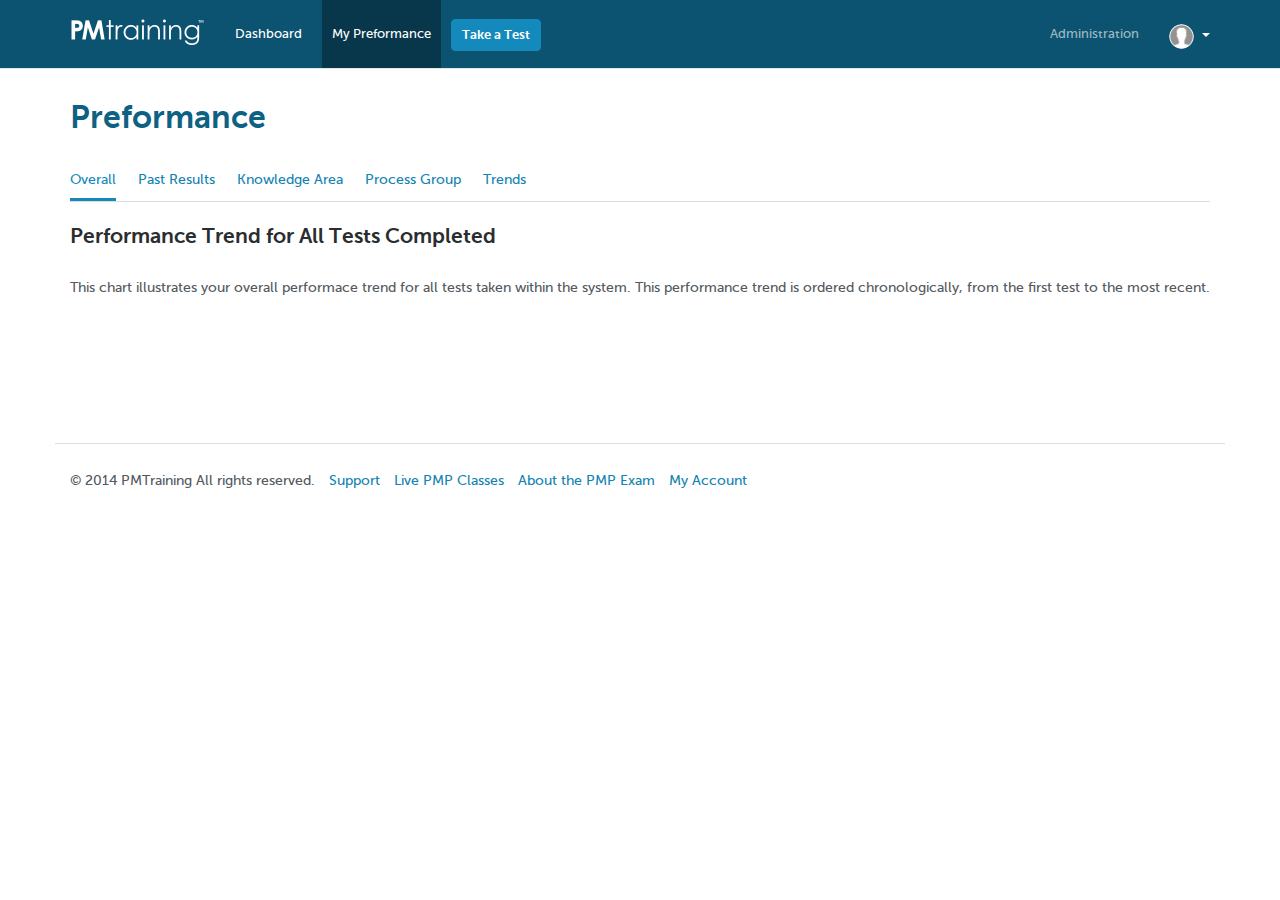
<file: tmp/preformance/index.html>
<!doctype html>
<html>
<head>
<meta charset='utf-8'>
<meta content='IE=edge,chrome=1' http-equiv='X-UA-Compatible'>
<meta content='width=device-width, initial-scale=1.0' name='viewport'>
<title></title>
<link href="../stylesheets/backend.css" rel="stylesheet" />
<link href='../images/favicon.ico' rel='shortcut icon'>
<!-- %script{:src => "http://code.jquery.com/jquery-latest.min.js", :type => "text/javascript"} -->
<script src="../javascripts/lib/jquery.js"></script><script src="../javascripts/lib/bootstrap.js"></script><script src="../javascripts/lib/jquery.fancybox.pack.js"></script><script src="../javascripts/lib/helpers/jquery.fancybox-media.js"></script><script src="../javascripts/lib/highcharts/highcharts.js"></script><script src="../javascripts/lib/highcharts/modules/exporting.js"></script><script src="../javascripts/lib/footable/footable.js"></script><script src="../javascripts/lib/footable/footable.filter.js"></script><script src="../javascripts/scripts.js"></script>
<body class='preformance preformance_index'>
<nav class='navbar navbar-default navbar-fixed-top backend-main-nav' role='navigation'>
<!-- Brand and toggle get grouped for better mobile display -->
<div class='container'>
<div class='navbar-header'>
<button class='navbar-toggle' data-target='#bs-example-navbar-collapse-1' data-toggle='collapse' type='button'>
<span class='sr-only'>Toggle navigation</span>
<span class='icon-bar'></span>
<span class='icon-bar'></span>
<span class='icon-bar'></span>
</button>
<a class='navbar-brand' href='/dashboard'>
<div class='logo'></div>
</a>
</div>
<!-- Collect the nav links, forms, and other content for toggling -->
<div class='collapse navbar-collapse' id='bs-example-navbar-collapse-1'>
<ul class='nav navbar-nav navbar-left'>
<li class=''>
<a class='navbar-item' href='/dashboard'>
Dashboard
</a>
</li>
<li class='active'>
<a class='navbar-item' href='/preformance'>
My Preformance
</a>
</li>
<li>
<a class='navbar-item btn btn-primary' href='/tests'>
Take a Test
</a>
</li>
</ul>
<ul class='nav navbar-nav navbar-right'>
<!-- %li{:class => (current_page.data.activeclass === "bootcamp") ? "active" : ""} -->
<!-- %a.navbar-item.navbar-item-muted{href: "/bootcamp"} -->
<!-- On Demand Bootcamp -->
<li class=''>
<a class='navbar-item navbar-item-muted' href='/administration'>
Administration
</a>
</li>
<!-- %li{:class => (current_page.data.activeclass === "support") ? "active" : ""} -->
<!-- %a.navbar-item.navbar-item-muted{href: "/support/faqs"} -->
<!-- Support -->
<!-- %li{:class => (current_page.data.activeclass === "live") ? "active" : ""} -->
<!-- %a.navbar-item.navbar-item-muted{href: "#"} -->
<!-- Live PMP Classes -->
<li class='dropdown'>
<a class='dropdown-toggle navbar-item' data-toggle='dropdown' href='#'>
<img src="../images/no_avatar_sm.png" class="img-circle avatar-sm quarter-margin-right pull-left" width="25px" alt="No avatar sm" />
<b class='caret'></b>
</a>
<ul class='dropdown-menu'>
<li>
<a href='/account'>
My Account
</a>
</li>
<li>
<a href='/public/login'>
Sign Out
</a>
</li>
</ul>
</li>
</ul>
</div>
</div>
</nav>

<!-- end menu -->
<section>
<div class='container'>
<div class='row'>
<div class='col-lg-12'>
<div class='half-margin-bottom'>
<h1 class='main-page-header'>
Preformance
</h1>
<div class='subnav'>
<div class='page-header inline-block full-width no-padding-bottom no-margin-bottom'>
<ul class='nav nav-pills navbar-left sub-nav-links'>
<li class='active'>
<a href='/preformance'>
Overall
</a>
</li>
<li class=''>
<a href='/preformance/past'>
Past Results
</a>
</li>
<li class=''>
<a href='/preformance/knowledge-area'>
Knowledge Area
</a>
</li>
<li class=''>
<a href='/preformance/process-group'>
Process Group
</a>
</li>
<li class=''>
<a href='/preformance/trends'>
Trends
</a>
</li>
</ul>
</div>
</div>

</div>

</div>
</div>
<div class='row double-margin-bottom'>
<div class='col-lg-12'>
<h3>
Performance Trend for All Tests Completed
</h3>
<p>
This chart illustrates your overall performace trend for all tests taken within the system. This performance trend is ordered chronologically, from the first test to the most recent.
</p>
</div>
</div>
<div class='row double-margin-bottom'>
<div class='col-lg-12'>
<script>
  $(function () {
          $('#overall-chart').highcharts({
              chart: {
                  type: 'line',
                  backgroundColor: '#fff',
                  height: '250'
              },
  						colors: [
  						'#3abff1',
  						],
              title: {
                  text: ''
              },
              subtitle: {
                  text: ''
              },
              legend: {
                  enabled: false
              },
              xAxis: {
                  title: {
                      text: 'Total Tests Taken'
                  },
                  labels: {
                      enabled: false
                  }
              },
              yAxis: {
                  min: 0,
                  max: 100,
                  tickPixelInterval: 120,
                  labels: {
                      overflow: 'justify'
                  },
                  title: {
                      enabled: false
                  }
              },
              tooltip: {
                  valueSuffix: ' %'
              },
              plotOptions: {
                  bar: {
                      dataLabels: {
                          enabled: true
                      },
                  },
  								series: {
  									pointWidth: 100
  								}
              },
              credits: {
                  enabled: false
              },
              series: [{
              		name: 'preformance',
                  data: [10, 20, 40,10, 20, 40,10, 20, 40]
              }]
          });
      });
</script>
<div id='overall-chart'></div>

</div>
</div>
</div>
</section>

<!-- end main content -->
<section class='no-padding-top'>
<div id='backend-footer'>
<div class='container'>
<div class='row border-top'>
<div class='col-sm-12'>
<div class='pull-left padding-top full-width'>
<nav>
<ul class='list-inline pull-left footer-nav'>
<li>
© 2014 PMTraining All rights reserved.
</li>
<li>
<a href='/support/faqs'>
Support
</a>
</li>
<li>
<a href='#'>
Live PMP Classes
</a>
</li>
<li>
<a href='#'>
About the PMP Exam
</a>
</li>
<li>
<a href='/account'>
My Account
</a>
</li>
</ul>
</nav>
</div>
</div>
</div>
</div>
</div>
</section>
<!-- /tests -->
<!-- /show -->
<div aria-hidden='true' class='modal' id='showCustomTestModal' role='dialog'>
<div class='modal-dialog'>
<div class='modal-content'></div>
</div>
</div>
<!-- /custom tests -->
<!-- /new -->
<div aria-hidden='true' class='modal fade' id='newCustomTestModal' role='dialog'>
<div class='modal-dialog'>
<div class='modal-content'></div>
</div>
</div>
<!-- /questions -->
<!-- /confirm begin -->
<div aria-hidden='true' class='modal' id='beginTestConfirmModal' role='dialog'>
<div class='modal-dialog'>
<div class='modal-content'></div>
</div>
</div>
<!-- /confirm submit -->
<div aria-hidden='true' class='modal' id='confirmSubmitModal' role='dialog'>
;;;
"layout": "modal_small"
;;;
<div class='modal-dialog modal-sm'>
<div class='modal-content'>
<div class='modal-body no-padding-bottom'>
<div class='row'>
<div class='col-sm-3 hidden-xs'>
<i class='fa fa-exclamation-circle text-danger modal-icon half-margin-bottom' style='font-size:3em;'></i>
</div>
<div class='col-sm-9 col-xs-12'>
<p class='no-margin-bottom'>
Are you sure you want to submit your answers?
</p>
</div>
</div>
</div>
<div class='modal-footer'>
<button class='btn-link cursor-pointer half-margin-right' data-dismiss='modal'>
Cancel
</button>
<a class='btn btn-success' href='/tests' type='button'>
Submit
</a>
</div>
</div>
</div>

</div>

</body>
</head>
</html>
</file>
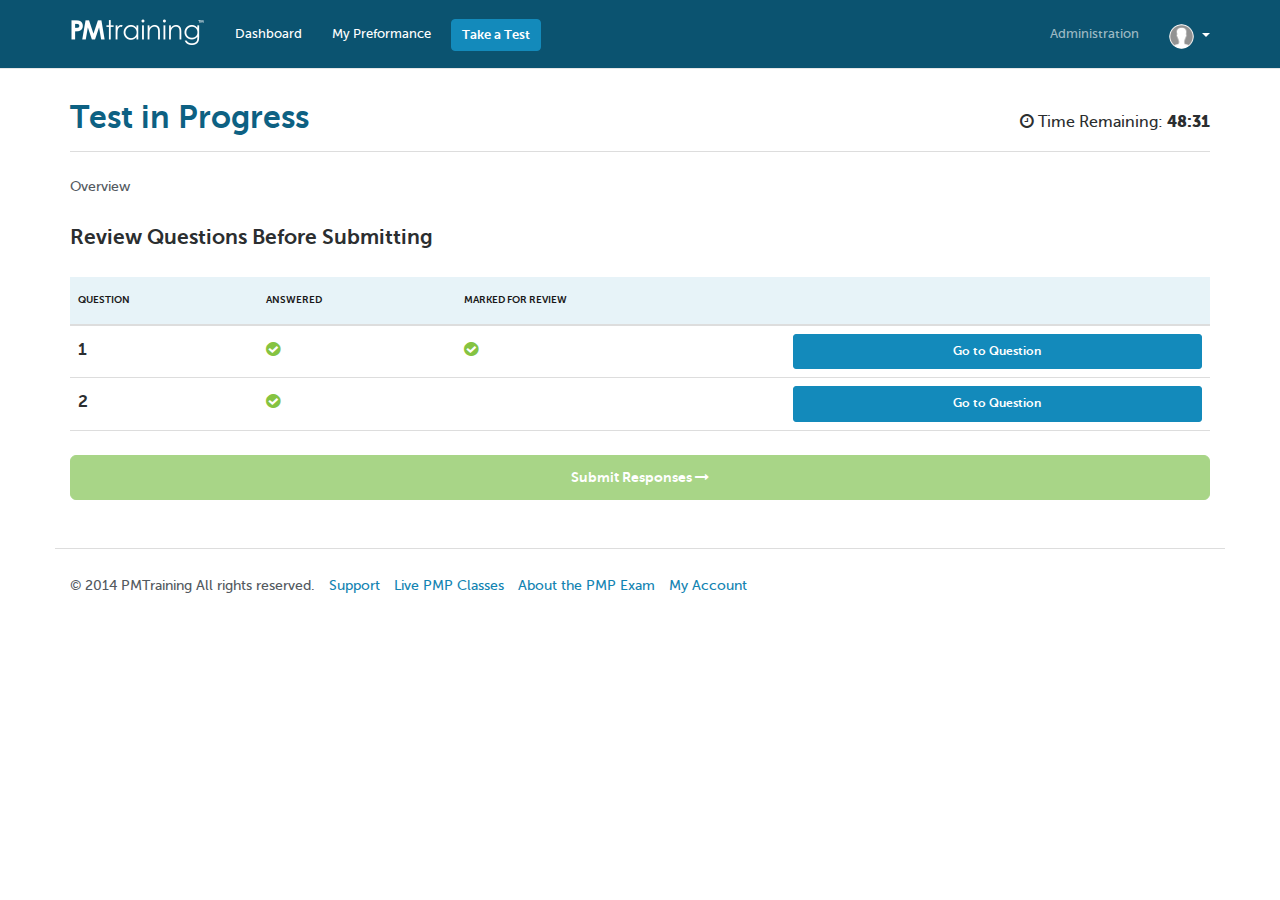
<file: tmp/questions/index.html>
<!doctype html>
<html>
<head>
<meta charset='utf-8'>
<meta content='IE=edge,chrome=1' http-equiv='X-UA-Compatible'>
<meta content='width=device-width, initial-scale=1.0' name='viewport'>
<title></title>
<link href="../stylesheets/backend.css" rel="stylesheet" />
<link href='../images/favicon.ico' rel='shortcut icon'>
<!-- %script{:src => "http://code.jquery.com/jquery-latest.min.js", :type => "text/javascript"} -->
<script src="../javascripts/lib/jquery.js"></script><script src="../javascripts/lib/bootstrap.js"></script><script src="../javascripts/lib/jquery.fancybox.pack.js"></script><script src="../javascripts/lib/helpers/jquery.fancybox-media.js"></script><script src="../javascripts/lib/highcharts/highcharts.js"></script><script src="../javascripts/lib/highcharts/modules/exporting.js"></script><script src="../javascripts/lib/footable/footable.js"></script><script src="../javascripts/lib/footable/footable.filter.js"></script><script src="../javascripts/scripts.js"></script>
<body class='questions questions_index'>
<nav class='navbar navbar-default navbar-fixed-top backend-main-nav' role='navigation'>
<!-- Brand and toggle get grouped for better mobile display -->
<div class='container'>
<div class='navbar-header'>
<button class='navbar-toggle' data-target='#bs-example-navbar-collapse-1' data-toggle='collapse' type='button'>
<span class='sr-only'>Toggle navigation</span>
<span class='icon-bar'></span>
<span class='icon-bar'></span>
<span class='icon-bar'></span>
</button>
<a class='navbar-brand' href='/dashboard'>
<div class='logo'></div>
</a>
</div>
<!-- Collect the nav links, forms, and other content for toggling -->
<div class='collapse navbar-collapse' id='bs-example-navbar-collapse-1'>
<ul class='nav navbar-nav navbar-left'>
<li class=''>
<a class='navbar-item' href='/dashboard'>
Dashboard
</a>
</li>
<li class=''>
<a class='navbar-item' href='/preformance'>
My Preformance
</a>
</li>
<li>
<a class='navbar-item btn btn-primary' href='/tests'>
Take a Test
</a>
</li>
</ul>
<ul class='nav navbar-nav navbar-right'>
<!-- %li{:class => (current_page.data.activeclass === "bootcamp") ? "active" : ""} -->
<!-- %a.navbar-item.navbar-item-muted{href: "/bootcamp"} -->
<!-- On Demand Bootcamp -->
<li class=''>
<a class='navbar-item navbar-item-muted' href='/administration'>
Administration
</a>
</li>
<!-- %li{:class => (current_page.data.activeclass === "support") ? "active" : ""} -->
<!-- %a.navbar-item.navbar-item-muted{href: "/support/faqs"} -->
<!-- Support -->
<!-- %li{:class => (current_page.data.activeclass === "live") ? "active" : ""} -->
<!-- %a.navbar-item.navbar-item-muted{href: "#"} -->
<!-- Live PMP Classes -->
<li class='dropdown'>
<a class='dropdown-toggle navbar-item' data-toggle='dropdown' href='#'>
<img src="../images/no_avatar_sm.png" class="img-circle avatar-sm quarter-margin-right pull-left" width="25px" alt="No avatar sm" />
<b class='caret'></b>
</a>
<ul class='dropdown-menu'>
<li>
<a href='/account'>
My Account
</a>
</li>
<li>
<a href='/public/login'>
Sign Out
</a>
</li>
</ul>
</li>
</ul>
</div>
</div>
</nav>

<!-- end menu -->
<section>
<div class='container'>
<div class='row'>
<div class='col-lg-12'>
<div class='page-header no-margin-top'>
<h1 class='no-margin-bottom pull-left'>
Test in Progress
</h1>
<h4 class='no-margin-bottom pull-right pull-left-xs' style='margin-top:18px;'>
<span class='medium-font-name'>
<div class='fa fa-clock-o'></div>
Time Remaining:
</span>
48:31
</h4>
<div class='clearfix'></div>
</div>

<div class='test-question-container margin-top'>
<div class='margin-bottom'>
<p>
Overview
</p>
<h3>
Review Questions Before Submitting
</h3>
</div>
<div class='test-answers-overview margin-bottom'>
<div class='pm-table-wrapper'>
<table border='0' cellpadding='0' cellspacing='0' class='display table margin-top border-bottom' data-filter='#filter' width='100%'>
<thead>
<tr>
<th>
Question
</th>
<th>
Answered
</th>
<th data-hide='phone'>
Marked for Review
</th>
<th></th>
</tr>
</thead>
<tbody>
<tr>
<td>
<h3 class='no-margin-bottom'>
1
</h3>
</td>
<td>
<h3 class='no-margin-bottom text-success'>
<i class='fa fa-check-circle'></i>
</h3>
</td>
<td>
<h3 class='no-margin-bottom text-success'>
<i class='fa fa-check-circle'></i>
</h3>
</td>
<td>
<a class='btn btn-primary btn-sm btn-block' href='/questions/show'>
Go to Question
</a>
</td>
</tr>
<tr>
<td>
<h3 class='no-margin-bottom'>
2
</h3>
</td>
<td>
<h3 class='no-margin-bottom text-success'>
<i class='fa fa-check-circle'></i>
</h3>
</td>
<td>
<h3 class='no-margin-bottom text-success'></h3>
</td>
<td class='vert-align-center'>
<a class='btn btn-primary btn-sm btn-block' href='/questions/show'>
Go to Question
</a>
</td>
</tr>
</tbody>
</table>
</div>

</div>
</div>
<div class='test-footer'>
<div class='row'>
<div class='col-sm-12'>
<button class='btn btn-lg btn-success margin-bottom btn-block' data-target='#confirmSubmitModal' data-toggle='modal'>
Submit Responses
<i class='fa fa-long-arrow-right'></i>
</button>
</div>
</div>
</div>
</div>
</div>
</div>
</section>

<!-- end main content -->
<section class='no-padding-top'>
<div id='backend-footer'>
<div class='container'>
<div class='row border-top'>
<div class='col-sm-12'>
<div class='pull-left padding-top full-width'>
<nav>
<ul class='list-inline pull-left footer-nav'>
<li>
© 2014 PMTraining All rights reserved.
</li>
<li>
<a href='/support/faqs'>
Support
</a>
</li>
<li>
<a href='#'>
Live PMP Classes
</a>
</li>
<li>
<a href='#'>
About the PMP Exam
</a>
</li>
<li>
<a href='/account'>
My Account
</a>
</li>
</ul>
</nav>
</div>
</div>
</div>
</div>
</div>
</section>
<!-- /tests -->
<!-- /show -->
<div aria-hidden='true' class='modal' id='showCustomTestModal' role='dialog'>
<div class='modal-dialog'>
<div class='modal-content'></div>
</div>
</div>
<!-- /custom tests -->
<!-- /new -->
<div aria-hidden='true' class='modal fade' id='newCustomTestModal' role='dialog'>
<div class='modal-dialog'>
<div class='modal-content'></div>
</div>
</div>
<!-- /questions -->
<!-- /confirm begin -->
<div aria-hidden='true' class='modal' id='beginTestConfirmModal' role='dialog'>
<div class='modal-dialog'>
<div class='modal-content'></div>
</div>
</div>
<!-- /confirm submit -->
<div aria-hidden='true' class='modal' id='confirmSubmitModal' role='dialog'>
;;;
"layout": "modal_small"
;;;
<div class='modal-dialog modal-sm'>
<div class='modal-content'>
<div class='modal-body no-padding-bottom'>
<div class='row'>
<div class='col-sm-3 hidden-xs'>
<i class='fa fa-exclamation-circle text-danger modal-icon half-margin-bottom' style='font-size:3em;'></i>
</div>
<div class='col-sm-9 col-xs-12'>
<p class='no-margin-bottom'>
Are you sure you want to submit your answers?
</p>
</div>
</div>
</div>
<div class='modal-footer'>
<button class='btn-link cursor-pointer half-margin-right' data-dismiss='modal'>
Cancel
</button>
<a class='btn btn-success' href='/tests' type='button'>
Submit
</a>
</div>
</div>
</div>

</div>

</body>
</head>
</html>
</file>
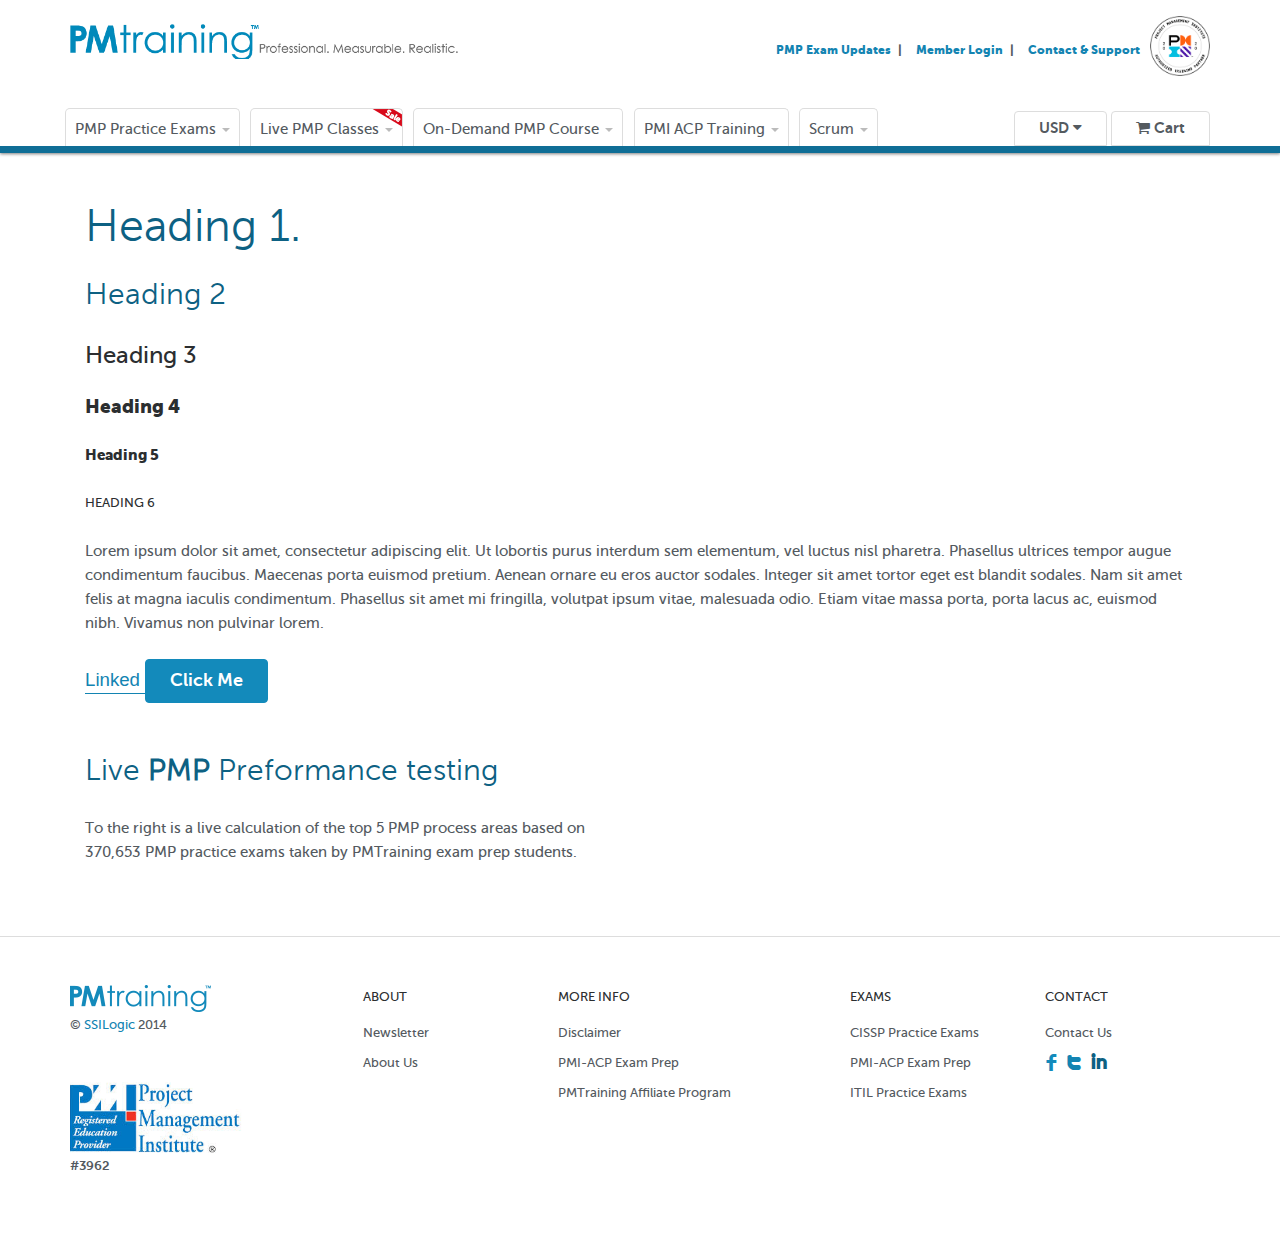
<file: tmp/styles/index.html>
<!doctype html>
<html>
<head>
<meta charset='utf-8'>
<meta content='IE=edge,chrome=1' http-equiv='X-UA-Compatible'>
<meta content='width=device-width, initial-scale=1.0' name='viewport'>
<title>
title
</title>
<link href="../stylesheets/public.css" rel="stylesheet" />
<link href='../images/favicon.ico' rel='shortcut icon'>
<!-- %script{:src => "http://code.jquery.com/jquery-latest.min.js", :type => "text/javascript"} -->
<script src="../javascripts/lib/jquery.js"></script><script src="../javascripts/lib/bootstrap.js"></script><script src="../javascripts/lib/jquery.fancybox.pack.js"></script><script src="../javascripts/lib/helpers/jquery.fancybox-media.js"></script><script src="../javascripts/lib/highcharts/highcharts.js"></script><script src="../javascripts/lib/slick.js"></script><script src="../javascripts/lib/highcharts/modules/exporting.js"></script><script src="../javascripts/lib/footable/footable.js"></script><script src="../javascripts/lib/footable/footable.filter.js"></script><script src="../javascripts/scripts.js"></script>
<body class='styles styles_index'>
<nav class='navbar navbar-default visible-xs navbar-fixed-top' id='mobile-main-nav' role='navigation'>
<div class='container-fluid'>
<div class='navbar-header'>
<button class='navbar-toggle' data-target='#bs-example-navbar-collapse-1' data-toggle='collapse' type='button'>
<span class='sr-only'>Toggle navigation</span>
<span class='icon-bar'></span>
<span class='icon-bar'></span>
<span class='icon-bar'></span>
</button>
<a class='navbar-brand logo-sm' href='/'></a>
</div>
<!-- Collect the nav links, forms, and other content for toggling -->
<div class='collapse navbar-collapse' id='bs-example-navbar-collapse-1'>
<ul class='nav navbar-nav'>
<li>
<a href='#'>
Home
</a>
</li>
<li>
<a href='/public/practice-pmp'>
PMP Practice Exams
</a>
</li>
<li>
<a href='/public/live-pmp'>
Live PMP Classes
</a>
</li>
<li>
<a href='/public/bootcamp'>
PMP Bootcamp
</a>
</li>
<li class='dropdown'>
<a class='dropdown-toggle' data-toggle='dropdown' href='#'>
About
<b class='caret'></b>
</a>
<ul class='dropdown-menu'>
<li>
<a href='/public/about'>
Who we are
</a>
</li>
<li>
<a href='/public/about/about-the-pmp-exam'>
About the PMP exam
</a>
</li>
<li>
<a href='/public/about/books'>
Our books and website
</a>
</li>
<li>
<a href='/public/about/articles'>
PMP articles
</a>
</li>
<li>
<a href='/public/about/contact'>
Contact
</a>
</li>
<li>
<a href='/public/about/newsletter'>
Get our newsletter
</a>
</li>
</ul>
</li>
<li class='dropdown'>
<a class='dropdown-toggle' data-toggle='dropdown' href='#'>
Coporate Training
<b class='caret'></b>
</a>
<ul class='dropdown-menu'>
<li>
<a href='/public/corporate-training'>
Coporate training options
</a>
</li>
<li>
<a href='/public/corporate-training/corporate-discount'>
Enroll multiple students
</a>
</li>
<li>
<a href='/public/corporate-training/private-portal'>
Private training portal
</a>
</li>
</ul>
</li>
<li>
<a class='btn btn-info navbar-btn' data-toggle='dropdown' type='button'>
USD
<i class='fa fa-caret-down'></i>
</a>
<ul class='dropdown-menu' role='menu'>
<li>
<a href='#'>
<div class='radio'>
<label>
<input id='optionsRadios1' name='optionsRadios' type='radio' value='option1'>
<span class='bold-font-name'>
AUS $
</span>
&ensp;Australlian Dollar
</label>
</div>
</a>
</li>
<li>
<a href='#'>
<div class='radio'>
<label>
<input id='optionsRadios2' name='optionsRadios' type='radio' value='option2'>
<span class='bold-font-name'>
CAD $
</span>
&ensp;Canadian Dollar
</label>
</div>
</a>
</li>
<li>
<a href='#'>
<div class='radio'>
<label>
<input id='optionsRadios3' name='optionsRadios' type='radio' value='option3'>
<span class='bold-font-name'>
EUR €
</span>
&ensp;European Euro
</label>
</div>
</a>
</li>
<li>
<a href='#'>
<div class='radio'>
<label>
<input id='optionsRadios4' name='optionsRadios' type='radio' value='option4'>
<span class='bold-font-name'>
GBP £
</span>
&ensp;United Kingdom Pound Sterling
</label>
</div>
</a>
</li>
<li>
<a href='#'>
<div class='radio'>
<label>
<input checked='checked' id='optionsRadios5' name='optionsRadios' type='radio' value='option5'>
<span class='bold-font-name'>
USD $
</span>
&ensp;United States Dollar
</label>
</div>
</a>
</li>
</ul>
</li>
<li class='quarter-margin-top'>
<a class='btn btn-success navbar-btn'>
Checkout
</a>
<ul class='dropdown-menu' role='menu'>
<li>
<a href='#'>
<div class='radio'>
<label>
<input id='optionsRadios1' name='optionsRadios' type='radio' value='option1'>
<span class='bold-font-name'>
AUS $
</span>
&ensp;Australlian Dollar
</label>
</div>
</a>
</li>
<li>
<a href='#'>
<div class='radio'>
<label>
<input id='optionsRadios2' name='optionsRadios' type='radio' value='option2'>
<span class='bold-font-name'>
CAD $
</span>
&ensp;Canadian Dollar
</label>
</div>
</a>
</li>
<li>
<a href='#'>
<div class='radio'>
<label>
<input id='optionsRadios3' name='optionsRadios' type='radio' value='option3'>
<span class='bold-font-name'>
EUR €
</span>
&ensp;European Euro
</label>
</div>
</a>
</li>
<li>
<a href='#'>
<div class='radio'>
<label>
<input id='optionsRadios4' name='optionsRadios' type='radio' value='option4'>
<span class='bold-font-name'>
GBP £
</span>
&ensp;United Kingdom Pound Sterling
</label>
</div>
</a>
</li>
<li>
<a href='#'>
<div class='radio'>
<label>
<input checked='checked' id='optionsRadios5' name='optionsRadios' type='radio' value='option5'>
<span class='bold-font-name'>
USD $
</span>
&ensp;United States Dollar
</label>
</div>
</a>
</li>
</ul>
</li>
<hr class='no-margin-bottom'>
</ul>
<ul class='nav navbar-nav mobile-subnav'>
<li>
<a href='/public/about/about-the-pmp-exam'>
PMP Exam Updates
</a>
</li>
<li>
<a href='/public/login'>
Member Login
</a>
</li>
<li>
<a href='/public/about/contact'>
Contact & Support
</a>
</li>
</ul>
</div>
</div>
</nav>

<div class='main-nav hidden-xs main-nav-fixed' id='hidden-menu'>
<div class='container'>
<div class='col-lg-12'>
<div class='main-nav-container'>
<nav class='pull-left'>
<ul class='list-inline main-links'>
<li class=''>
<a class='dropdown-toggle' href='/public/practice-pmp'>
PMP Practice Exams
<span class='caret'></span>
<ul class='dropdown-menu dropdown-large' role='menu'>
<li>
<a class='hidden'></a>
</li>
<div class='row'>
<div class='col-sm-5'>
<div class='padded'>
<h4 class='half-margin-bottom bold-font-name text-uppercase'>
Heading about something
</h4>
<ul class='list-unstyled quarter-margin-bottom'>
<li>
<i class='fa fa-check'></i>
Access to 1,000+ PMP exam questions.
</li>
<li>
<i class='fa fa-check'></i>
Detailed explanations for PMP question
</li>
<li>
<i class='fa fa-check'></i>
Professional PMP practice exams.
</li>
<li>
<i class='fa fa-check'></i>
Another Selling Point.
</li>
</ul>
<hr class='half-margin-top half-margin-bottom'>
<a class='btn btn-primary pull-left half-margin-right' href='#'>
Learn more
</a>
<a class='btn btn-primary pull-left' href='#'>
Sign up now
</a>
</div>
</div>
<div class='col-sm-7'>
<div class='padded'>
<img src="../images/public/dropdowns/dropdown_practice.png" class="img-responsive" alt="Dropdown practice" />
</div>
</div>
</div>
</ul>

</a>
</li>
<li class='sale'>
<a href='/public/live-pmp'>
Live PMP Classes
<span class='caret'></span>
<ul class='dropdown-menu dropdown-large' role='menu'>
<li>
<a class='hidden'></a>
</li>
<div class='row'>
<div class='col-sm-5'>
<div class='padded'>
<h4 class='half-margin-bottom bold-font-name text-uppercase'>
Live PMP Classes
</h4>
<ul class='list-unstyled quarter-margin-bottom'>
<li>
<a href='#'>
Class Overview
<i class='fa fa-angle-double-right'></i>
</a>
</li>
<li>
<a href='#'>
Schedule & Pricing
<i class='fa fa-angle-double-right'></i>
</a>
</li>
<li>
<a href='#'>
Included With Class
<i class='fa fa-angle-double-right'></i>
</a>
</li>
<li>
<a href='#'>
Our Guarantee
<i class='fa fa-angle-double-right'></i>
</a>
</li>
<li>
<a href='#'>
Student Testimonials
<i class='fa fa-angle-double-right'></i>
</a>
</li>
</ul>
</div>
</div>
<div class='col-sm-7'>
<div class='padded'>
<img src="../images/public/dropdowns/dropdown_live.png" class="img-responsive" alt="Dropdown live" />
</div>
</div>
</div>
</ul>

</a>
</li>
<li class=''>
<a href='/public/bootcamp'>
On-Demand PMP Course
<span class='caret'></span>
<ul class='dropdown-menu dropdown-large' role='menu'>
<li>
<a class='hidden'></a>
</li>
<div class='row'>
<div class='col-sm-5'>
<div class='padded'>
<h4 class='half-margin-bottom bold-font-name text-uppercase'>
Heading about something
</h4>
<ul class='list-unstyled quarter-margin-bottom'>
<li>
<i class='fa fa-check'></i>
Access to 1,000+ PMP exam questions.
</li>
<li>
<i class='fa fa-check'></i>
Detailed explanations for PMP question
</li>
<li>
<i class='fa fa-check'></i>
Professional PMP practice exams.
</li>
<li>
<i class='fa fa-check'></i>
Another Selling Point.
</li>
</ul>
<hr class='half-margin-top half-margin-bottom'>
<a class='btn btn-primary pull-left half-margin-right' href='#'>
Register Now
</a>
<a class='btn btn-primary pull-left' href='#'>
Try a Demo
</a>
</div>
</div>
<div class='col-sm-7'>
<div class='padded'>
<img src="../images/public/dropdowns/dropdown_demand.png" class="img-responsive" alt="Dropdown demand" />
</div>
</div>
</div>
</ul>

</a>
</li>
<li class=''>
<a class='dropdown-toggle' href='/public/practice-pmp'>
PMI ACP Training
<span class='caret'></span>
<ul class='dropdown-menu dropdown-large' role='menu'>
<li>
<a class='hidden'></a>
</li>
<div class='row'>
<div class='col-sm-5'>
<div class='padded'>
<h4 class='half-margin-bottom bold-font-name text-uppercase'>
Heading about something
</h4>
<ul class='list-unstyled quarter-margin-bottom'>
<li>
<a href='#'>
Live PMP CLasses
<i class='fa fa-angle-double-right'></i>
</a>
</li>
<li>
<a href='#'>
PMI_ACP On Demand Course
<i class='fa fa-angle-double-right'></i>
</a>
</li>
<li>
<a href='#'>
PMI-ACP Practice Exams
<i class='fa fa-angle-double-right'></i>
</a>
</li>
<li>
<a href='#'>
Another Link
<i class='fa fa-angle-double-right'></i>
</a>
</li>
</ul>
</div>
</div>
<div class='col-sm-7'>
<div class='padded'>
<img src="../images/public/dropdowns/dropdown_training.png" class="img-responsive" alt="Dropdown training" />
</div>
</div>
</div>
</ul>

</a>
</li>
<li class=''>
<a class='dropdown-toggle' href='/public/practice-pmp'>
Scrum
<span class='caret'></span>
<ul class='dropdown-menu dropdown-large' role='menu'>
<li>
<a class='hidden'></a>
</li>
<div class='row'>
<div class='col-sm-5'>
<div class='padded'>
<h4 class='half-margin-bottom bold-font-name text-uppercase'>
Heading about something
</h4>
<ul class='list-unstyled quarter-margin-bottom'>
<li>
<i class='fa fa-check'></i>
Access to 1,000+ PMP exam questions.
</li>
<li>
<i class='fa fa-check'></i>
Detailed explanations for PMP question
</li>
<li>
<i class='fa fa-check'></i>
Professional PMP practice exams.
</li>
<li>
<i class='fa fa-check'></i>
Another Selling Point.
</li>
</ul>
<hr class='half-margin-top half-margin-bottom'>
<a class='btn btn-primary pull-left half-margin-right' href='#'>
Register Now
</a>
<a class='btn btn-primary pull-left' href='#'>
Try a Demo
</a>
</div>
</div>
<div class='col-sm-7'>
<div class='padded'>
<img src="../images/public/dropdowns/dropdown_scrum.png" class="img-responsive" alt="Dropdown scrum" />
</div>
</div>
</div>
</ul>

</a>
</li>
<!-- %li{:class => (current_page.data.activeclass === "about" ) ? "active" : ""} -->
<!-- %a.dropdown-toggle{:href=>"/public/about"} -->
<!-- Corporate -->
<!-- =partial "/public/header/corporate_dropdown" -->
</ul>
</nav>
<nav class='pull-right checkout-btn-wrapper'>
<a class='btn btn-primary' href='/public/checkout'>
<i class='fa fa-shopping-cart'></i>
Cart
</a>
</nav>
<nav class='pull-right currency-btn-wrapper'>
<button class='btn btn-primary dropdown-toggle' data-toggle='dropdown' type='button'>
USD
<i class='fa fa-caret-down'></i>
</button>
<ul class='dropdown-menu' role='menu'>
<li>
<a href='#'>
<div class='radio'>
<label>
<input id='optionsRadios1' name='optionsRadios' type='radio' value='option1'>
<span class='bold-font-name'>
AUS $
</span>
&ensp;Australlian Dollar
</label>
</div>
</a>
</li>
<li>
<a href='#'>
<div class='radio'>
<label>
<input id='optionsRadios2' name='optionsRadios' type='radio' value='option2'>
<span class='bold-font-name'>
CAD $
</span>
&ensp;Canadian Dollar
</label>
</div>
</a>
</li>
<li>
<a href='#'>
<div class='radio'>
<label>
<input id='optionsRadios3' name='optionsRadios' type='radio' value='option3'>
<span class='bold-font-name'>
EUR €
</span>
&ensp;European Euro
</label>
</div>
</a>
</li>
<li>
<a href='#'>
<div class='radio'>
<label>
<input id='optionsRadios4' name='optionsRadios' type='radio' value='option4'>
<span class='bold-font-name'>
GBP £
</span>
&ensp;United Kingdom Pound Sterling
</label>
</div>
</a>
</li>
<li>
<a href='#'>
<div class='radio'>
<label>
<input checked='checked' id='optionsRadios5' name='optionsRadios' type='radio' value='option5'>
<span class='bold-font-name'>
USD $
</span>
&ensp;United States Dollar
</label>
</div>
</a>
</li>
</ul>
</nav>
</div>

</div>
</div>
</div>
<header class='main-nav hidden-xs main-nav-top'>
<div class='container'>
<div class='row margin-bottom'>
<div class='col-lg-12'>
<div class='pull-left'>
<a class='logo_two' href='/'></a>
</div>
<img src="../images/pmi_logo.png" class=" hidden-sm pull-right quarter-margin-left" width="60px" style="position:relative; top:-8px;" alt="Pmi logo" />
<nav class='pull-right'>
<ul class='list-inline sub-links'>
<li>
<a href='/public/about-the-pmp-exam'>
PMP Exam Updates
</a>
</li>
<li>
<a href='/public/login'>
Member Login
</a>
</li>
<li>
<a href='/public/about/contact'>
Contact & Support
</a>
</li>
</ul>
</nav>
</div>
</div>
<div class='row'>
<div class='col-lg-12'>
<div class='main-nav-container'>
<nav class='pull-left'>
<ul class='list-inline main-links'>
<li class=''>
<a class='dropdown-toggle' href='/public/practice-pmp'>
PMP Practice Exams
<span class='caret'></span>
<ul class='dropdown-menu dropdown-large' role='menu'>
<li>
<a class='hidden'></a>
</li>
<div class='row'>
<div class='col-sm-5'>
<div class='padded'>
<h4 class='half-margin-bottom bold-font-name text-uppercase'>
Heading about something
</h4>
<ul class='list-unstyled quarter-margin-bottom'>
<li>
<i class='fa fa-check'></i>
Access to 1,000+ PMP exam questions.
</li>
<li>
<i class='fa fa-check'></i>
Detailed explanations for PMP question
</li>
<li>
<i class='fa fa-check'></i>
Professional PMP practice exams.
</li>
<li>
<i class='fa fa-check'></i>
Another Selling Point.
</li>
</ul>
<hr class='half-margin-top half-margin-bottom'>
<a class='btn btn-primary pull-left half-margin-right' href='#'>
Learn more
</a>
<a class='btn btn-primary pull-left' href='#'>
Sign up now
</a>
</div>
</div>
<div class='col-sm-7'>
<div class='padded'>
<img src="../images/public/dropdowns/dropdown_practice.png" class="img-responsive" alt="Dropdown practice" />
</div>
</div>
</div>
</ul>

</a>
</li>
<li class='sale'>
<a href='/public/live-pmp'>
Live PMP Classes
<span class='caret'></span>
<ul class='dropdown-menu dropdown-large' role='menu'>
<li>
<a class='hidden'></a>
</li>
<div class='row'>
<div class='col-sm-5'>
<div class='padded'>
<h4 class='half-margin-bottom bold-font-name text-uppercase'>
Live PMP Classes
</h4>
<ul class='list-unstyled quarter-margin-bottom'>
<li>
<a href='#'>
Class Overview
<i class='fa fa-angle-double-right'></i>
</a>
</li>
<li>
<a href='#'>
Schedule & Pricing
<i class='fa fa-angle-double-right'></i>
</a>
</li>
<li>
<a href='#'>
Included With Class
<i class='fa fa-angle-double-right'></i>
</a>
</li>
<li>
<a href='#'>
Our Guarantee
<i class='fa fa-angle-double-right'></i>
</a>
</li>
<li>
<a href='#'>
Student Testimonials
<i class='fa fa-angle-double-right'></i>
</a>
</li>
</ul>
</div>
</div>
<div class='col-sm-7'>
<div class='padded'>
<img src="../images/public/dropdowns/dropdown_live.png" class="img-responsive" alt="Dropdown live" />
</div>
</div>
</div>
</ul>

</a>
</li>
<li class=''>
<a href='/public/bootcamp'>
On-Demand PMP Course
<span class='caret'></span>
<ul class='dropdown-menu dropdown-large' role='menu'>
<li>
<a class='hidden'></a>
</li>
<div class='row'>
<div class='col-sm-5'>
<div class='padded'>
<h4 class='half-margin-bottom bold-font-name text-uppercase'>
Heading about something
</h4>
<ul class='list-unstyled quarter-margin-bottom'>
<li>
<i class='fa fa-check'></i>
Access to 1,000+ PMP exam questions.
</li>
<li>
<i class='fa fa-check'></i>
Detailed explanations for PMP question
</li>
<li>
<i class='fa fa-check'></i>
Professional PMP practice exams.
</li>
<li>
<i class='fa fa-check'></i>
Another Selling Point.
</li>
</ul>
<hr class='half-margin-top half-margin-bottom'>
<a class='btn btn-primary pull-left half-margin-right' href='#'>
Register Now
</a>
<a class='btn btn-primary pull-left' href='#'>
Try a Demo
</a>
</div>
</div>
<div class='col-sm-7'>
<div class='padded'>
<img src="../images/public/dropdowns/dropdown_demand.png" class="img-responsive" alt="Dropdown demand" />
</div>
</div>
</div>
</ul>

</a>
</li>
<li class=''>
<a class='dropdown-toggle' href='/public/practice-pmp'>
PMI ACP Training
<span class='caret'></span>
<ul class='dropdown-menu dropdown-large' role='menu'>
<li>
<a class='hidden'></a>
</li>
<div class='row'>
<div class='col-sm-5'>
<div class='padded'>
<h4 class='half-margin-bottom bold-font-name text-uppercase'>
Heading about something
</h4>
<ul class='list-unstyled quarter-margin-bottom'>
<li>
<a href='#'>
Live PMP CLasses
<i class='fa fa-angle-double-right'></i>
</a>
</li>
<li>
<a href='#'>
PMI_ACP On Demand Course
<i class='fa fa-angle-double-right'></i>
</a>
</li>
<li>
<a href='#'>
PMI-ACP Practice Exams
<i class='fa fa-angle-double-right'></i>
</a>
</li>
<li>
<a href='#'>
Another Link
<i class='fa fa-angle-double-right'></i>
</a>
</li>
</ul>
</div>
</div>
<div class='col-sm-7'>
<div class='padded'>
<img src="../images/public/dropdowns/dropdown_training.png" class="img-responsive" alt="Dropdown training" />
</div>
</div>
</div>
</ul>

</a>
</li>
<li class=''>
<a class='dropdown-toggle' href='/public/practice-pmp'>
Scrum
<span class='caret'></span>
<ul class='dropdown-menu dropdown-large' role='menu'>
<li>
<a class='hidden'></a>
</li>
<div class='row'>
<div class='col-sm-5'>
<div class='padded'>
<h4 class='half-margin-bottom bold-font-name text-uppercase'>
Heading about something
</h4>
<ul class='list-unstyled quarter-margin-bottom'>
<li>
<i class='fa fa-check'></i>
Access to 1,000+ PMP exam questions.
</li>
<li>
<i class='fa fa-check'></i>
Detailed explanations for PMP question
</li>
<li>
<i class='fa fa-check'></i>
Professional PMP practice exams.
</li>
<li>
<i class='fa fa-check'></i>
Another Selling Point.
</li>
</ul>
<hr class='half-margin-top half-margin-bottom'>
<a class='btn btn-primary pull-left half-margin-right' href='#'>
Register Now
</a>
<a class='btn btn-primary pull-left' href='#'>
Try a Demo
</a>
</div>
</div>
<div class='col-sm-7'>
<div class='padded'>
<img src="../images/public/dropdowns/dropdown_scrum.png" class="img-responsive" alt="Dropdown scrum" />
</div>
</div>
</div>
</ul>

</a>
</li>
<!-- %li{:class => (current_page.data.activeclass === "about" ) ? "active" : ""} -->
<!-- %a.dropdown-toggle{:href=>"/public/about"} -->
<!-- Corporate -->
<!-- =partial "/public/header/corporate_dropdown" -->
</ul>
</nav>
<nav class='pull-right checkout-btn-wrapper'>
<a class='btn btn-primary' href='/public/checkout'>
<i class='fa fa-shopping-cart'></i>
Cart
</a>
</nav>
<nav class='pull-right currency-btn-wrapper'>
<button class='btn btn-primary dropdown-toggle' data-toggle='dropdown' type='button'>
USD
<i class='fa fa-caret-down'></i>
</button>
<ul class='dropdown-menu' role='menu'>
<li>
<a href='#'>
<div class='radio'>
<label>
<input id='optionsRadios1' name='optionsRadios' type='radio' value='option1'>
<span class='bold-font-name'>
AUS $
</span>
&ensp;Australlian Dollar
</label>
</div>
</a>
</li>
<li>
<a href='#'>
<div class='radio'>
<label>
<input id='optionsRadios2' name='optionsRadios' type='radio' value='option2'>
<span class='bold-font-name'>
CAD $
</span>
&ensp;Canadian Dollar
</label>
</div>
</a>
</li>
<li>
<a href='#'>
<div class='radio'>
<label>
<input id='optionsRadios3' name='optionsRadios' type='radio' value='option3'>
<span class='bold-font-name'>
EUR €
</span>
&ensp;European Euro
</label>
</div>
</a>
</li>
<li>
<a href='#'>
<div class='radio'>
<label>
<input id='optionsRadios4' name='optionsRadios' type='radio' value='option4'>
<span class='bold-font-name'>
GBP £
</span>
&ensp;United Kingdom Pound Sterling
</label>
</div>
</a>
</li>
<li>
<a href='#'>
<div class='radio'>
<label>
<input checked='checked' id='optionsRadios5' name='optionsRadios' type='radio' value='option5'>
<span class='bold-font-name'>
USD $
</span>
&ensp;United States Dollar
</label>
</div>
</a>
</li>
</ul>
</nav>
</div>

</div>
</div>
</div>
</header>

<!-- end menu -->
<div id='mainContents'>
<section>
<div class='container'>
<div class='col-lg-12'>
<h1>
Heading 1.
</h1>
<h2>
Heading 2
</h2>
<h3>
Heading 3
</h3>
<h4>
Heading 4
</h4>
<h5>
Heading 5
</h5>
<h6>
Heading 6
</h6>
<p>
Lorem ipsum dolor sit amet, consectetur adipiscing elit. Ut lobortis purus interdum sem elementum, vel luctus nisl pharetra. Phasellus ultrices tempor augue condimentum faucibus. Maecenas porta euismod pretium. Aenean ornare eu eros auctor sodales. Integer sit amet tortor eget est blandit sodales. Nam sit amet felis at magna iaculis condimentum. Phasellus sit amet mi fringilla, volutpat ipsum vitae, malesuada odio. Etiam vitae massa porta, porta lacus ac, euismod nibh. Vivamus non pulvinar lorem.
</p>
<a href='#'>
Linked
</a>
<a class='btn btn-primary fancybox' href='http://images6.alphacoders.com/316/316963.jpg'>
Click Me
</a>
<div class='row double-margin-top'>
<div class='col-sm-6'>
<h2>
Live
<strong>
PMP
</strong>
Preformance testing
</h2>
<p>
To the right is a live calculation of the top 5 PMP process areas based on 370,653 PMP practice exams taken by PMTraining exam prep students.
</p>
</div>
</div>
</div>
</div>
</section>

</div>
<!-- end main content -->
<footer id='footer'>
<div class='container'>
<div class='row'>
<div class='col-sm-3'>
<img src="../images/logo_no_tag.png" alt="Logo no tag" />
<p>
<small>
©
<a href='http://ssilogic.com/'>
SSILogic
</a>
2014
</small>
</p>
<img src="../images/pmi_logo_3.png" class="pmi-logo" alt="Pmi logo 3" />
<p class='bold-font-name'>
<small>
#3962
</small>
</p>
</div>
<div class='col-sm-2'>
<h6 class='half-margin-bottom'>
about
</h6>
<ul class='list-unstyled'>
<li>
<a href='http://ssilogic.us1.list-manage1.com/subscribe?u=49a39df0bbdcb06004bfed7de&amp;id=42ef79129f' target='_blank'>
Newsletter
</a>
</li>
<li>
<a href='/public/about-the-pmp-exam'>
About Us
</a>
</li>
</ul>
</div>
<div class='col-sm-3'>
<h6 class='half-margin-bottom'>
more info
</h6>
<ul class='list-unstyled'>
<li>
<a href='/public/faqs#disclaimer'>
Disclaimer
</a>
</li>
<li>
<a href='/public/about/books'>
PMI-ACP Exam Prep
</a>
</li>
<li>
<a href='http://pmperfect.affiliateharvest.com/' target='_blank'>
PMTraining Affiliate Program
</a>
</li>
</ul>
</div>
<div class='col-sm-2'>
<h6 class='half-margin-bottom'>
exams
</h6>
<ul class='list-unstyled'>
<li>
<a href='/public/about/books'>
CISSP Practice Exams
</a>
</li>
<li>
<a href='/public/about/books'>
PMI-ACP Exam Prep
</a>
</li>
<li>
<a href='/public/about/books'>
ITIL Practice Exams
</a>
</li>
</ul>
</div>
<div class='col-sm-2'>
<h6 class='half-margin-bottom'>
contact
</h6>
<ul class='list-unstyled'>
<li>
<a href='/public/about/contact'>
Contact Us
</a>
</li>
<li class='social-links'>
<a class='social-font-name facebook' href='https://www.facebook.com/SSILOGICNEWS' target='_blank'>F</a>
<a class='social-font-name twitter' href='https://twitter.com/ssilogicnews' target='_blank'>T</a>
<a class='social-font-name linkedin' href='http://www.linkedin.com/company/ssi-logic' target='_blank'>I</a>
</li>
</ul>
</div>
</div>
</div>
</footer>
<!-- /classes -->
<div aria-hidden='true' class='modal fade' id='showClassModal' role='dialog'>
<div class='modal-dialog modal-lg'>
<div class='modal-content'></div>
</div>
</div>
<!-- /bootcamp -->
<div aria-hidden='true' class='modal fade' id='showBootcampModal' role='dialog'>
<div class='modal-dialog modal-lg'>
<div class='modal-content'></div>
</div>
</div>
<!-- /demo -->
<div aria-hidden='true' class='modal fade' id='demoModal' role='dialog'>
<div class='modal-dialog modal-lg'>
<div class='modal-content'></div>
</div>
</div>

</body>
</head>
</html>
</file>
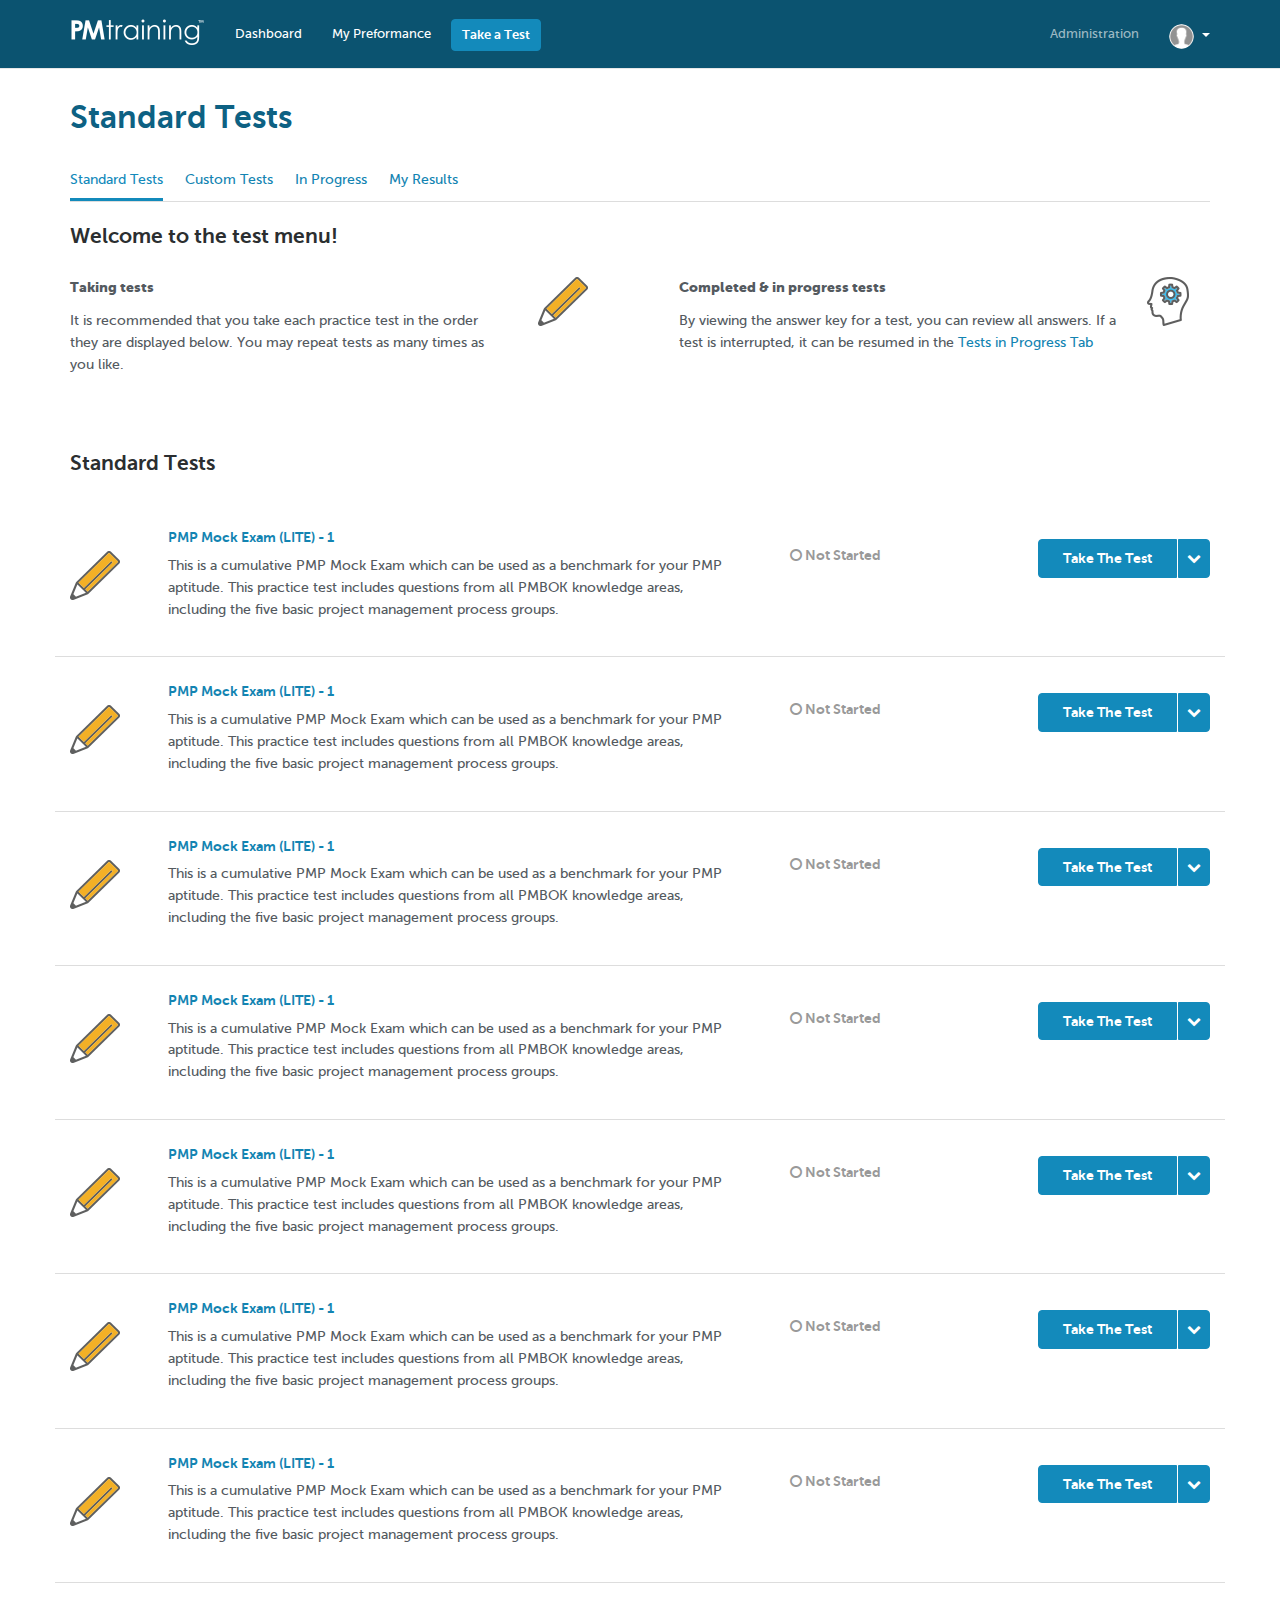
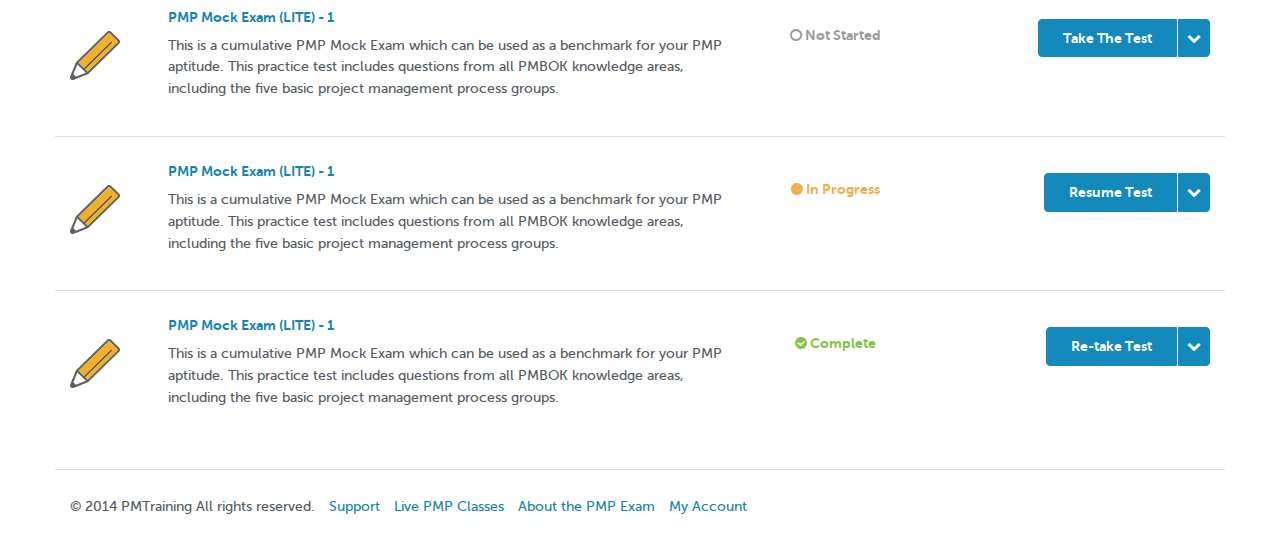
<file: tmp/tests/index.html>
<!doctype html>
<html>
<head>
<meta charset='utf-8'>
<meta content='IE=edge,chrome=1' http-equiv='X-UA-Compatible'>
<meta content='width=device-width, initial-scale=1.0' name='viewport'>
<title></title>
<link href="../stylesheets/backend.css" rel="stylesheet" />
<link href='../images/favicon.ico' rel='shortcut icon'>
<!-- %script{:src => "http://code.jquery.com/jquery-latest.min.js", :type => "text/javascript"} -->
<script src="../javascripts/lib/jquery.js"></script><script src="../javascripts/lib/bootstrap.js"></script><script src="../javascripts/lib/jquery.fancybox.pack.js"></script><script src="../javascripts/lib/helpers/jquery.fancybox-media.js"></script><script src="../javascripts/lib/highcharts/highcharts.js"></script><script src="../javascripts/lib/highcharts/modules/exporting.js"></script><script src="../javascripts/lib/footable/footable.js"></script><script src="../javascripts/lib/footable/footable.filter.js"></script><script src="../javascripts/scripts.js"></script>
<body class='tests tests_index'>
<nav class='navbar navbar-default navbar-fixed-top backend-main-nav' role='navigation'>
<!-- Brand and toggle get grouped for better mobile display -->
<div class='container'>
<div class='navbar-header'>
<button class='navbar-toggle' data-target='#bs-example-navbar-collapse-1' data-toggle='collapse' type='button'>
<span class='sr-only'>Toggle navigation</span>
<span class='icon-bar'></span>
<span class='icon-bar'></span>
<span class='icon-bar'></span>
</button>
<a class='navbar-brand' href='/dashboard'>
<div class='logo'></div>
</a>
</div>
<!-- Collect the nav links, forms, and other content for toggling -->
<div class='collapse navbar-collapse' id='bs-example-navbar-collapse-1'>
<ul class='nav navbar-nav navbar-left'>
<li class=''>
<a class='navbar-item' href='/dashboard'>
Dashboard
</a>
</li>
<li class=''>
<a class='navbar-item' href='/preformance'>
My Preformance
</a>
</li>
<li>
<a class='navbar-item btn btn-primary' href='/tests'>
Take a Test
</a>
</li>
</ul>
<ul class='nav navbar-nav navbar-right'>
<!-- %li{:class => (current_page.data.activeclass === "bootcamp") ? "active" : ""} -->
<!-- %a.navbar-item.navbar-item-muted{href: "/bootcamp"} -->
<!-- On Demand Bootcamp -->
<li class=''>
<a class='navbar-item navbar-item-muted' href='/administration'>
Administration
</a>
</li>
<!-- %li{:class => (current_page.data.activeclass === "support") ? "active" : ""} -->
<!-- %a.navbar-item.navbar-item-muted{href: "/support/faqs"} -->
<!-- Support -->
<!-- %li{:class => (current_page.data.activeclass === "live") ? "active" : ""} -->
<!-- %a.navbar-item.navbar-item-muted{href: "#"} -->
<!-- Live PMP Classes -->
<li class='dropdown'>
<a class='dropdown-toggle navbar-item' data-toggle='dropdown' href='#'>
<img src="../images/no_avatar_sm.png" class="img-circle avatar-sm quarter-margin-right pull-left" width="25px" alt="No avatar sm" />
<b class='caret'></b>
</a>
<ul class='dropdown-menu'>
<li>
<a href='/account'>
My Account
</a>
</li>
<li>
<a href='/public/login'>
Sign Out
</a>
</li>
</ul>
</li>
</ul>
</div>
</div>
</nav>

<!-- end menu -->
<section>
<div class='container'>
<div class='row'>
<div class='col-lg-12'>
<div class='half-margin-bottom'>
<h1 class='main-page-header'>
Standard Tests
</h1>
<div class='subnav'>
<div class='page-header inline-block full-width no-padding-bottom no-margin-bottom'>
<ul class='nav nav-pills navbar-left sub-nav-links'>
<li class='active'>
<a href='/tests'>
Standard Tests
</a>
</li>
<li class=''>
<a href='/tests/custom-tests'>
Custom Tests
</a>
</li>
<li class=''>
<a href='/tests/in-progress'>
In Progress
</a>
</li>
<li class=''>
<a href='/tests/results'>
My Results
</a>
</li>
</ul>
</div>
</div>

</div>

</div>
</div>
<div class='row'>
<div class='col-lg-12'>
<h3>
Welcome to the test menu!
</h3>
</div>
</div>
<div class='row double-margin-bottom'>
<div class='col-sm-6'>
<div class='row margin-bottom padding-right'>
<div class='col-sm-10 col-xs-12'>
<p class='extra-bold-font-name half-margin-bottom'>
Taking tests
</p>
<p class='no-margin-bottom'>
It is recommended that you take each practice test in the order they are displayed below. You may repeat tests as many times as you like.
</p>
</div>
<div class='col-sm-2 hidden-xs'>
<div class='text-center'>
<img src="../images/icons/icon_test.png" class="img-responsive" alt="Icon test" />
</div>
</div>
</div>
</div>
<div class='col-sm-6'>
<div class='row margin-bottom padding-left no-padding-left-sm'>
<div class='col-sm-10 col-xs-12'>
<p class='extra-bold-font-name half-margin-bottom'>
Completed & in progress tests
</p>
<p class='no-margin-bottom'>
By viewing the answer key for a test, you can review all answers. If a test is interrupted, it can be resumed in the
<a href='/tests/in-progress'>
Tests in Progress Tab
</a>
</p>
</div>
<div class='col-sm-2 hidden-xs'>
<div class='text-center'>
<img src="../images/icons/icon_gear_guy.png" class="img-responsive" alt="Icon gear guy" />
</div>
</div>
</div>
</div>
</div>
<div class='row'>
<div class='col-lg-12'>
<h3>
Standard Tests
</h3>
</div>
</div>
<div class='row'>
<div class='col-lg-12'>
<div class='row border-bottom padding-top padding-bottom test-thumb'>
<div class='col-md-1 hidden-sm hidden-xs'>
<img src="../images/icons/icon_test.png" class="img-responsive margin-top" alt="Icon test" />
</div>
<div class='col-md-6 col-xs-12'>
<p class='quarter-margin-bottom bold-font-name'>
<a data-target='#showCustomTestModal' data-toggle='modal' href='/tests/show'>
PMP Mock Exam (LITE) - 1
</a>
</p>
<p class='half-margin-bottom'>
This is a cumulative PMP Mock Exam which can be used as a benchmark for your PMP aptitude. This practice test includes questions from all PMBOK knowledge areas, including the five basic project management process groups.
</p>
</div>
<div class='col-md-2'>
<p class='bold-font-name no-margin-bottom text-center text-left-md text-muted' style='margin-top:18px;'>
<i class='fa fa-circle-o'></i>
Not Started
</p>
</div>
<div class='col-md-3'>
<div class='btn-group half-margin-top pull-right pull-left-md'>
<button class='btn btn-primary' data-target='#showCustomTestModal' data-toggle='modal' href='/tests/show' style='margin-right:2px;' type='button'>
Take The Test
</button>
<button class='btn btn-primary dropdown-toggle' data-toggle='dropdown' type='button'>
<i class='fa fa-chevron-down'></i>
</button>
<ul class='dropdown-menu' role='menu'>
<li>
<a href='/answers'>
View Answer Key
</a>
</li>
</ul>
</div>
</div>
</div>

<div class='row border-bottom padding-top padding-bottom test-thumb'>
<div class='col-md-1 hidden-sm hidden-xs'>
<img src="../images/icons/icon_test.png" class="img-responsive margin-top" alt="Icon test" />
</div>
<div class='col-md-6 col-xs-12'>
<p class='quarter-margin-bottom bold-font-name'>
<a data-target='#showCustomTestModal' data-toggle='modal' href='/tests/show'>
PMP Mock Exam (LITE) - 1
</a>
</p>
<p class='half-margin-bottom'>
This is a cumulative PMP Mock Exam which can be used as a benchmark for your PMP aptitude. This practice test includes questions from all PMBOK knowledge areas, including the five basic project management process groups.
</p>
</div>
<div class='col-md-2'>
<p class='bold-font-name no-margin-bottom text-center text-left-md text-muted' style='margin-top:18px;'>
<i class='fa fa-circle-o'></i>
Not Started
</p>
</div>
<div class='col-md-3'>
<div class='btn-group half-margin-top pull-right pull-left-md'>
<button class='btn btn-primary' data-target='#showCustomTestModal' data-toggle='modal' href='/tests/show' style='margin-right:2px;' type='button'>
Take The Test
</button>
<button class='btn btn-primary dropdown-toggle' data-toggle='dropdown' type='button'>
<i class='fa fa-chevron-down'></i>
</button>
<ul class='dropdown-menu' role='menu'>
<li>
<a href='/answers'>
View Answer Key
</a>
</li>
</ul>
</div>
</div>
</div>

<div class='row border-bottom padding-top padding-bottom test-thumb'>
<div class='col-md-1 hidden-sm hidden-xs'>
<img src="../images/icons/icon_test.png" class="img-responsive margin-top" alt="Icon test" />
</div>
<div class='col-md-6 col-xs-12'>
<p class='quarter-margin-bottom bold-font-name'>
<a data-target='#showCustomTestModal' data-toggle='modal' href='/tests/show'>
PMP Mock Exam (LITE) - 1
</a>
</p>
<p class='half-margin-bottom'>
This is a cumulative PMP Mock Exam which can be used as a benchmark for your PMP aptitude. This practice test includes questions from all PMBOK knowledge areas, including the five basic project management process groups.
</p>
</div>
<div class='col-md-2'>
<p class='bold-font-name no-margin-bottom text-center text-left-md text-muted' style='margin-top:18px;'>
<i class='fa fa-circle-o'></i>
Not Started
</p>
</div>
<div class='col-md-3'>
<div class='btn-group half-margin-top pull-right pull-left-md'>
<button class='btn btn-primary' data-target='#showCustomTestModal' data-toggle='modal' href='/tests/show' style='margin-right:2px;' type='button'>
Take The Test
</button>
<button class='btn btn-primary dropdown-toggle' data-toggle='dropdown' type='button'>
<i class='fa fa-chevron-down'></i>
</button>
<ul class='dropdown-menu' role='menu'>
<li>
<a href='/answers'>
View Answer Key
</a>
</li>
</ul>
</div>
</div>
</div>

<div class='row border-bottom padding-top padding-bottom test-thumb'>
<div class='col-md-1 hidden-sm hidden-xs'>
<img src="../images/icons/icon_test.png" class="img-responsive margin-top" alt="Icon test" />
</div>
<div class='col-md-6 col-xs-12'>
<p class='quarter-margin-bottom bold-font-name'>
<a data-target='#showCustomTestModal' data-toggle='modal' href='/tests/show'>
PMP Mock Exam (LITE) - 1
</a>
</p>
<p class='half-margin-bottom'>
This is a cumulative PMP Mock Exam which can be used as a benchmark for your PMP aptitude. This practice test includes questions from all PMBOK knowledge areas, including the five basic project management process groups.
</p>
</div>
<div class='col-md-2'>
<p class='bold-font-name no-margin-bottom text-center text-left-md text-muted' style='margin-top:18px;'>
<i class='fa fa-circle-o'></i>
Not Started
</p>
</div>
<div class='col-md-3'>
<div class='btn-group half-margin-top pull-right pull-left-md'>
<button class='btn btn-primary' data-target='#showCustomTestModal' data-toggle='modal' href='/tests/show' style='margin-right:2px;' type='button'>
Take The Test
</button>
<button class='btn btn-primary dropdown-toggle' data-toggle='dropdown' type='button'>
<i class='fa fa-chevron-down'></i>
</button>
<ul class='dropdown-menu' role='menu'>
<li>
<a href='/answers'>
View Answer Key
</a>
</li>
</ul>
</div>
</div>
</div>

<div class='row border-bottom padding-top padding-bottom test-thumb'>
<div class='col-md-1 hidden-sm hidden-xs'>
<img src="../images/icons/icon_test.png" class="img-responsive margin-top" alt="Icon test" />
</div>
<div class='col-md-6 col-xs-12'>
<p class='quarter-margin-bottom bold-font-name'>
<a data-target='#showCustomTestModal' data-toggle='modal' href='/tests/show'>
PMP Mock Exam (LITE) - 1
</a>
</p>
<p class='half-margin-bottom'>
This is a cumulative PMP Mock Exam which can be used as a benchmark for your PMP aptitude. This practice test includes questions from all PMBOK knowledge areas, including the five basic project management process groups.
</p>
</div>
<div class='col-md-2'>
<p class='bold-font-name no-margin-bottom text-center text-left-md text-muted' style='margin-top:18px;'>
<i class='fa fa-circle-o'></i>
Not Started
</p>
</div>
<div class='col-md-3'>
<div class='btn-group half-margin-top pull-right pull-left-md'>
<button class='btn btn-primary' data-target='#showCustomTestModal' data-toggle='modal' href='/tests/show' style='margin-right:2px;' type='button'>
Take The Test
</button>
<button class='btn btn-primary dropdown-toggle' data-toggle='dropdown' type='button'>
<i class='fa fa-chevron-down'></i>
</button>
<ul class='dropdown-menu' role='menu'>
<li>
<a href='/answers'>
View Answer Key
</a>
</li>
</ul>
</div>
</div>
</div>

<div class='row border-bottom padding-top padding-bottom test-thumb'>
<div class='col-md-1 hidden-sm hidden-xs'>
<img src="../images/icons/icon_test.png" class="img-responsive margin-top" alt="Icon test" />
</div>
<div class='col-md-6 col-xs-12'>
<p class='quarter-margin-bottom bold-font-name'>
<a data-target='#showCustomTestModal' data-toggle='modal' href='/tests/show'>
PMP Mock Exam (LITE) - 1
</a>
</p>
<p class='half-margin-bottom'>
This is a cumulative PMP Mock Exam which can be used as a benchmark for your PMP aptitude. This practice test includes questions from all PMBOK knowledge areas, including the five basic project management process groups.
</p>
</div>
<div class='col-md-2'>
<p class='bold-font-name no-margin-bottom text-center text-left-md text-muted' style='margin-top:18px;'>
<i class='fa fa-circle-o'></i>
Not Started
</p>
</div>
<div class='col-md-3'>
<div class='btn-group half-margin-top pull-right pull-left-md'>
<button class='btn btn-primary' data-target='#showCustomTestModal' data-toggle='modal' href='/tests/show' style='margin-right:2px;' type='button'>
Take The Test
</button>
<button class='btn btn-primary dropdown-toggle' data-toggle='dropdown' type='button'>
<i class='fa fa-chevron-down'></i>
</button>
<ul class='dropdown-menu' role='menu'>
<li>
<a href='/answers'>
View Answer Key
</a>
</li>
</ul>
</div>
</div>
</div>

<div class='row border-bottom padding-top padding-bottom test-thumb'>
<div class='col-md-1 hidden-sm hidden-xs'>
<img src="../images/icons/icon_test.png" class="img-responsive margin-top" alt="Icon test" />
</div>
<div class='col-md-6 col-xs-12'>
<p class='quarter-margin-bottom bold-font-name'>
<a data-target='#showCustomTestModal' data-toggle='modal' href='/tests/show'>
PMP Mock Exam (LITE) - 1
</a>
</p>
<p class='half-margin-bottom'>
This is a cumulative PMP Mock Exam which can be used as a benchmark for your PMP aptitude. This practice test includes questions from all PMBOK knowledge areas, including the five basic project management process groups.
</p>
</div>
<div class='col-md-2'>
<p class='bold-font-name no-margin-bottom text-center text-left-md text-muted' style='margin-top:18px;'>
<i class='fa fa-circle-o'></i>
Not Started
</p>
</div>
<div class='col-md-3'>
<div class='btn-group half-margin-top pull-right pull-left-md'>
<button class='btn btn-primary' data-target='#showCustomTestModal' data-toggle='modal' href='/tests/show' style='margin-right:2px;' type='button'>
Take The Test
</button>
<button class='btn btn-primary dropdown-toggle' data-toggle='dropdown' type='button'>
<i class='fa fa-chevron-down'></i>
</button>
<ul class='dropdown-menu' role='menu'>
<li>
<a href='/answers'>
View Answer Key
</a>
</li>
</ul>
</div>
</div>
</div>

<div class='row border-bottom padding-top padding-bottom test-thumb'>
<div class='col-md-1 hidden-sm hidden-xs'>
<img src="../images/icons/icon_test.png" class="img-responsive margin-top" alt="Icon test" />
</div>
<div class='col-md-6 col-xs-12'>
<p class='quarter-margin-bottom bold-font-name'>
<a data-target='#showCustomTestModal' data-toggle='modal' href='/tests/show'>
PMP Mock Exam (LITE) - 1
</a>
</p>
<p class='half-margin-bottom'>
This is a cumulative PMP Mock Exam which can be used as a benchmark for your PMP aptitude. This practice test includes questions from all PMBOK knowledge areas, including the five basic project management process groups.
</p>
</div>
<div class='col-md-2'>
<p class='bold-font-name no-margin-bottom text-center text-left-md text-muted' style='margin-top:18px;'>
<i class='fa fa-circle-o'></i>
Not Started
</p>
</div>
<div class='col-md-3'>
<div class='btn-group half-margin-top pull-right pull-left-md'>
<button class='btn btn-primary' data-target='#showCustomTestModal' data-toggle='modal' href='/tests/show' style='margin-right:2px;' type='button'>
Take The Test
</button>
<button class='btn btn-primary dropdown-toggle' data-toggle='dropdown' type='button'>
<i class='fa fa-chevron-down'></i>
</button>
<ul class='dropdown-menu' role='menu'>
<li>
<a href='/answers'>
View Answer Key
</a>
</li>
</ul>
</div>
</div>
</div>

<div class='row border-bottom padding-top padding-bottom test-thumb'>
<div class='col-md-1 hidden-sm hidden-xs'>
<img src="../images/icons/icon_test.png" class="img-responsive margin-top" alt="Icon test" />
</div>
<div class='col-md-6 col-xs-12'>
<p class='quarter-margin-bottom bold-font-name'>
<a data-target='#showCustomTestModal' data-toggle='modal' href='/tests/show'>
PMP Mock Exam (LITE) - 1
</a>
</p>
<p class='half-margin-bottom'>
This is a cumulative PMP Mock Exam which can be used as a benchmark for your PMP aptitude. This practice test includes questions from all PMBOK knowledge areas, including the five basic project management process groups.
</p>
</div>
<div class='col-md-2'>
<p class='bold-font-name no-margin-bottom text-center text-left-md text-warning' style='margin-top:18px;'>
<i class='fa fa-circle'></i>
In Progress
</p>
</div>
<div class='col-md-3'>
<div class='btn-group half-margin-top pull-right pull-left-md'>
<button class='btn btn-primary' data-target='#showCustomTestModal' data-toggle='modal' href='/tests/show' style='margin-right:2px;' type='button'>
Resume Test
</button>
<button class='btn btn-primary dropdown-toggle' data-toggle='dropdown' type='button'>
<i class='fa fa-chevron-down'></i>
</button>
<ul class='dropdown-menu' role='menu'>
<li>
<a href='/answers'>
View Answer Key
</a>
</li>
</ul>
</div>
</div>
</div>

<div class='row border-bottom padding-top padding-bottom test-thumb'>
<div class='col-md-1 hidden-sm hidden-xs'>
<img src="../images/icons/icon_test.png" class="img-responsive margin-top" alt="Icon test" />
</div>
<div class='col-md-6 col-xs-12'>
<p class='quarter-margin-bottom bold-font-name'>
<a data-target='#showCustomTestModal' data-toggle='modal' href='/tests/show'>
PMP Mock Exam (LITE) - 1
</a>
</p>
<p class='half-margin-bottom'>
This is a cumulative PMP Mock Exam which can be used as a benchmark for your PMP aptitude. This practice test includes questions from all PMBOK knowledge areas, including the five basic project management process groups.
</p>
</div>
<div class='col-md-2'>
<p class='bold-font-name no-margin-bottom text-center text-left-md text-success' style='margin-top:18px;'>
<i class='fa fa-check-circle'></i>
Complete
</p>
</div>
<div class='col-md-3'>
<div class='btn-group half-margin-top pull-right pull-left-md'>
<button class='btn btn-primary' data-target='#showCustomTestModal' data-toggle='modal' href='/tests/show' style='margin-right:2px;' type='button'>
Re-take Test
</button>
<button class='btn btn-primary dropdown-toggle' data-toggle='dropdown' type='button'>
<i class='fa fa-chevron-down'></i>
</button>
<ul class='dropdown-menu' role='menu'>
<li>
<a href='/answers'>
View Answer Key
</a>
</li>
</ul>
</div>
</div>
</div>

</div>
</div>
</div>
</section>

<!-- end main content -->
<section class='no-padding-top'>
<div id='backend-footer'>
<div class='container'>
<div class='row border-top'>
<div class='col-sm-12'>
<div class='pull-left padding-top full-width'>
<nav>
<ul class='list-inline pull-left footer-nav'>
<li>
© 2014 PMTraining All rights reserved.
</li>
<li>
<a href='/support/faqs'>
Support
</a>
</li>
<li>
<a href='#'>
Live PMP Classes
</a>
</li>
<li>
<a href='#'>
About the PMP Exam
</a>
</li>
<li>
<a href='/account'>
My Account
</a>
</li>
</ul>
</nav>
</div>
</div>
</div>
</div>
</div>
</section>
<!-- /tests -->
<!-- /show -->
<div aria-hidden='true' class='modal' id='showCustomTestModal' role='dialog'>
<div class='modal-dialog'>
<div class='modal-content'></div>
</div>
</div>
<!-- /custom tests -->
<!-- /new -->
<div aria-hidden='true' class='modal fade' id='newCustomTestModal' role='dialog'>
<div class='modal-dialog'>
<div class='modal-content'></div>
</div>
</div>
<!-- /questions -->
<!-- /confirm begin -->
<div aria-hidden='true' class='modal' id='beginTestConfirmModal' role='dialog'>
<div class='modal-dialog'>
<div class='modal-content'></div>
</div>
</div>
<!-- /confirm submit -->
<div aria-hidden='true' class='modal' id='confirmSubmitModal' role='dialog'>
;;;
"layout": "modal_small"
;;;
<div class='modal-dialog modal-sm'>
<div class='modal-content'>
<div class='modal-body no-padding-bottom'>
<div class='row'>
<div class='col-sm-3 hidden-xs'>
<i class='fa fa-exclamation-circle text-danger modal-icon half-margin-bottom' style='font-size:3em;'></i>
</div>
<div class='col-sm-9 col-xs-12'>
<p class='no-margin-bottom'>
Are you sure you want to submit your answers?
</p>
</div>
</div>
</div>
<div class='modal-footer'>
<button class='btn-link cursor-pointer half-margin-right' data-dismiss='modal'>
Cancel
</button>
<a class='btn btn-success' href='/tests' type='button'>
Submit
</a>
</div>
</div>
</div>

</div>

</body>
</head>
</html>
</file>
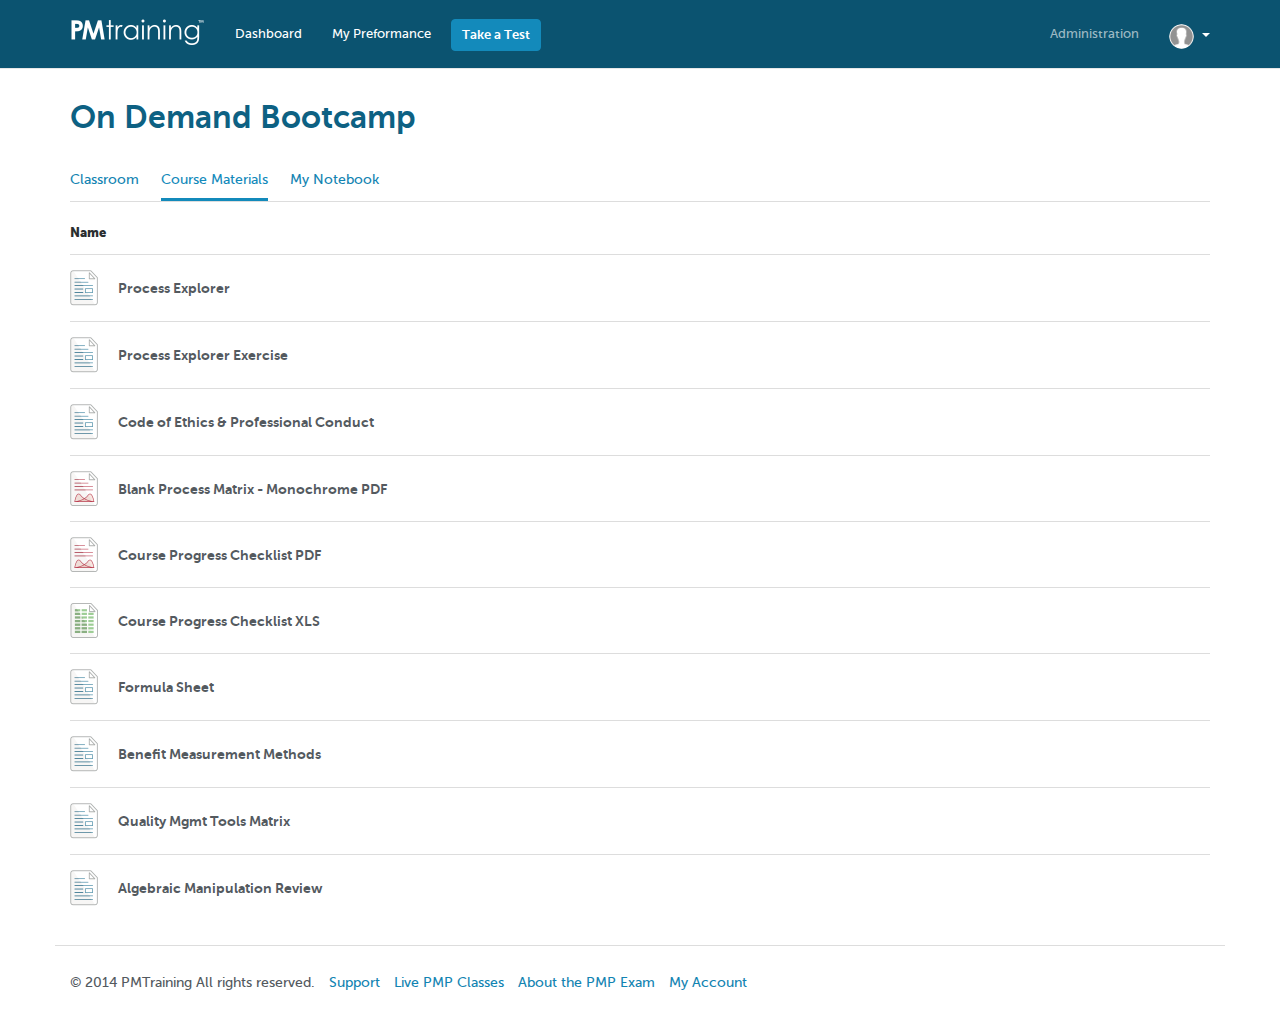
<file: tmp/bootcamp/course-materials/index.html>
<!doctype html>
<html>
<head>
<meta charset='utf-8'>
<meta content='IE=edge,chrome=1' http-equiv='X-UA-Compatible'>
<meta content='width=device-width, initial-scale=1.0' name='viewport'>
<title></title>
<link href="../../stylesheets/backend.css" rel="stylesheet" />
<link href='../../images/favicon.ico' rel='shortcut icon'>
<!-- %script{:src => "http://code.jquery.com/jquery-latest.min.js", :type => "text/javascript"} -->
<script src="../../javascripts/lib/jquery.js"></script><script src="../../javascripts/lib/bootstrap.js"></script><script src="../../javascripts/lib/jquery.fancybox.pack.js"></script><script src="../../javascripts/lib/helpers/jquery.fancybox-media.js"></script><script src="../../javascripts/lib/highcharts/highcharts.js"></script><script src="../../javascripts/lib/highcharts/modules/exporting.js"></script><script src="../../javascripts/lib/footable/footable.js"></script><script src="../../javascripts/lib/footable/footable.filter.js"></script><script src="../../javascripts/scripts.js"></script>
<body class='bootcamp bootcamp_course-materials bootcamp_course-materials_index'>
<nav class='navbar navbar-default navbar-fixed-top backend-main-nav' role='navigation'>
<!-- Brand and toggle get grouped for better mobile display -->
<div class='container'>
<div class='navbar-header'>
<button class='navbar-toggle' data-target='#bs-example-navbar-collapse-1' data-toggle='collapse' type='button'>
<span class='sr-only'>Toggle navigation</span>
<span class='icon-bar'></span>
<span class='icon-bar'></span>
<span class='icon-bar'></span>
</button>
<a class='navbar-brand' href='/dashboard'>
<div class='logo'></div>
</a>
</div>
<!-- Collect the nav links, forms, and other content for toggling -->
<div class='collapse navbar-collapse' id='bs-example-navbar-collapse-1'>
<ul class='nav navbar-nav navbar-left'>
<li class=''>
<a class='navbar-item' href='/dashboard'>
Dashboard
</a>
</li>
<li class=''>
<a class='navbar-item' href='/preformance'>
My Preformance
</a>
</li>
<li>
<a class='navbar-item btn btn-primary' href='/tests'>
Take a Test
</a>
</li>
</ul>
<ul class='nav navbar-nav navbar-right'>
<!-- %li{:class => (current_page.data.activeclass === "bootcamp") ? "active" : ""} -->
<!-- %a.navbar-item.navbar-item-muted{href: "/bootcamp"} -->
<!-- On Demand Bootcamp -->
<li class=''>
<a class='navbar-item navbar-item-muted' href='/administration'>
Administration
</a>
</li>
<!-- %li{:class => (current_page.data.activeclass === "support") ? "active" : ""} -->
<!-- %a.navbar-item.navbar-item-muted{href: "/support/faqs"} -->
<!-- Support -->
<!-- %li{:class => (current_page.data.activeclass === "live") ? "active" : ""} -->
<!-- %a.navbar-item.navbar-item-muted{href: "#"} -->
<!-- Live PMP Classes -->
<li class='dropdown'>
<a class='dropdown-toggle navbar-item' data-toggle='dropdown' href='#'>
<img src="../../images/no_avatar_sm.png" class="img-circle avatar-sm quarter-margin-right pull-left" width="25px" alt="No avatar sm" />
<b class='caret'></b>
</a>
<ul class='dropdown-menu'>
<li>
<a href='/account'>
My Account
</a>
</li>
<li>
<a href='/public/login'>
Sign Out
</a>
</li>
</ul>
</li>
</ul>
</div>
</div>
</nav>

<!-- end menu -->
<section>
<div class='container'>
<div class='row'>
<div class='col-lg-12'>
<div class='half-margin-bottom'>
<h1 class='main-page-header'>
On Demand Bootcamp
</h1>
<div class='subnav'>
<div class='page-header inline-block full-width no-padding-bottom no-margin-bottom'>
<ul class='nav nav-pills navbar-left sub-nav-links'>
<li class=''>
<a href='/bootcamp'>
Classroom
</a>
</li>
<li class='active'>
<a href='/bootcamp/course-materials'>
Course Materials
</a>
</li>
<li class=''>
<a href='/bootcamp/notebook'>
My Notebook
</a>
</li>
</ul>
</div>
</div>

</div>

</div>
</div>
<div class='row'>
<div class='col-lg-12'>
<div class='page-header no-margin'>
<h5 class='no-margin-bottom'>
Name
</h5>
</div>
<div class='media-list'>
<div class='media-thumbnail'>
<a href='#'>
<div class='media'>
<div class='pull-left'>
<img src='../../images/doc.png' width='28px'>
</div>
<div class='media-body'>
<p class='bold-font-name media-heading'>
Process Explorer
</p>
</div>
</div>
<div class='btn btn-primary pull-right btn-sm'>
View
</div>
</a>
</div>
<div class='media-thumbnail'>
<a href='#'>
<div class='media'>
<div class='pull-left'>
<img class='media-object' src='../../images/doc.png' width='28px'>
</div>
<div class='media-body'>
<p class='bold-font-name media-heading'>
Process Explorer Exercise
</p>
</div>
</div>
<div class='btn btn-primary pull-right btn-sm'>
View
</div>
</a>
</div>
<div class='media-thumbnail'>
<a href='#'>
<div class='media'>
<div class='pull-left'>
<img class='media-object' src='../../images/doc.png' width='28px'>
</div>
<div class='media-body'>
<p class='bold-font-name media-heading'>
Code of Ethics & Professional Conduct
</p>
</div>
</div>
<div class='btn btn-primary pull-right btn-sm'>
View
</div>
</a>
</div>
<div class='media-thumbnail'>
<a href='#'>
<div class='media'>
<div class='pull-left'>
<img class='media-object' src='../../images/pdf.png' width='28px'>
</div>
<div class='media-body'>
<p class='bold-font-name media-heading'>
Blank Process Matrix - Monochrome PDF
</p>
</div>
</div>
<div class='btn btn-primary pull-right btn-sm'>
View
</div>
</a>
</div>
<div class='media-thumbnail'>
<a href='#'>
<div class='media'>
<div class='pull-left'>
<img class='media-object' src='../../images/pdf.png' width='28px'>
</div>
<div class='media-body'>
<p class='bold-font-name media-heading'>
Course Progress Checklist PDF
</p>
</div>
</div>
<div class='btn btn-primary pull-right btn-sm'>
View
</div>
</a>
</div>
<div class='media-thumbnail'>
<a href='#'>
<div class='media'>
<div class='pull-left'>
<img class='media-object' src='../../images/xls.png' width='28px'>
</div>
<div class='media-body'>
<p class='bold-font-name media-heading'>
Course Progress Checklist XLS
</p>
</div>
</div>
<div class='btn btn-primary pull-right btn-sm'>
View
</div>
</a>
</div>
<div class='media-thumbnail'>
<a href='#'>
<div class='media'>
<div class='pull-left'>
<img class='media-object' src='../../images/doc.png' width='28px'>
</div>
<div class='media-body'>
<p class='bold-font-name media-heading'>
Formula Sheet
</p>
</div>
</div>
<div class='btn btn-primary pull-right btn-sm'>
View
</div>
</a>
</div>
<div class='media-thumbnail'>
<a href='#'>
<div class='media'>
<div class='pull-left'>
<img class='media-object' src='../../images/doc.png' width='28px'>
</div>
<div class='media-body'>
<p class='bold-font-name media-heading'>
Benefit Measurement Methods
</p>
</div>
</div>
<div class='btn btn-primary pull-right btn-sm'>
View
</div>
</a>
</div>
<div class='media-thumbnail'>
<a href='#'>
<div class='media'>
<div class='pull-left'>
<img class='media-object' src='../../images/doc.png' width='28px'>
</div>
<div class='media-body'>
<p class='bold-font-name media-heading'>
Quality Mgmt Tools Matrix
</p>
</div>
</div>
<div class='btn btn-primary pull-right btn-sm'>
View
</div>
</a>
</div>
<div class='media-thumbnail'>
<a href='#'>
<div class='media'>
<div class='pull-left'>
<img class='media-object' src='../../images/doc.png' width='28px'>
</div>
<div class='media-body'>
<p class='bold-font-name media-heading'>
Algebraic Manipulation Review
</p>
</div>
</div>
<div class='btn btn-primary pull-right btn-sm'>
View
</div>
</a>
</div>
</div>
</div>
</div>
</div>
</section>

<!-- end main content -->
<section class='no-padding-top'>
<div id='backend-footer'>
<div class='container'>
<div class='row border-top'>
<div class='col-sm-12'>
<div class='pull-left padding-top full-width'>
<nav>
<ul class='list-inline pull-left footer-nav'>
<li>
© 2014 PMTraining All rights reserved.
</li>
<li>
<a href='/support/faqs'>
Support
</a>
</li>
<li>
<a href='#'>
Live PMP Classes
</a>
</li>
<li>
<a href='#'>
About the PMP Exam
</a>
</li>
<li>
<a href='/account'>
My Account
</a>
</li>
</ul>
</nav>
</div>
</div>
</div>
</div>
</div>
</section>
<!-- /tests -->
<!-- /show -->
<div aria-hidden='true' class='modal' id='showCustomTestModal' role='dialog'>
<div class='modal-dialog'>
<div class='modal-content'></div>
</div>
</div>
<!-- /custom tests -->
<!-- /new -->
<div aria-hidden='true' class='modal fade' id='newCustomTestModal' role='dialog'>
<div class='modal-dialog'>
<div class='modal-content'></div>
</div>
</div>
<!-- /questions -->
<!-- /confirm begin -->
<div aria-hidden='true' class='modal' id='beginTestConfirmModal' role='dialog'>
<div class='modal-dialog'>
<div class='modal-content'></div>
</div>
</div>
<!-- /confirm submit -->
<div aria-hidden='true' class='modal' id='confirmSubmitModal' role='dialog'>
;;;
"layout": "modal_small"
;;;
<div class='modal-dialog modal-sm'>
<div class='modal-content'>
<div class='modal-body no-padding-bottom'>
<div class='row'>
<div class='col-sm-3 hidden-xs'>
<i class='fa fa-exclamation-circle text-danger modal-icon half-margin-bottom' style='font-size:3em;'></i>
</div>
<div class='col-sm-9 col-xs-12'>
<p class='no-margin-bottom'>
Are you sure you want to submit your answers?
</p>
</div>
</div>
</div>
<div class='modal-footer'>
<button class='btn-link cursor-pointer half-margin-right' data-dismiss='modal'>
Cancel
</button>
<a class='btn btn-success' href='/tests' type='button'>
Submit
</a>
</div>
</div>
</div>

</div>

</body>
</head>
</html>
</file>
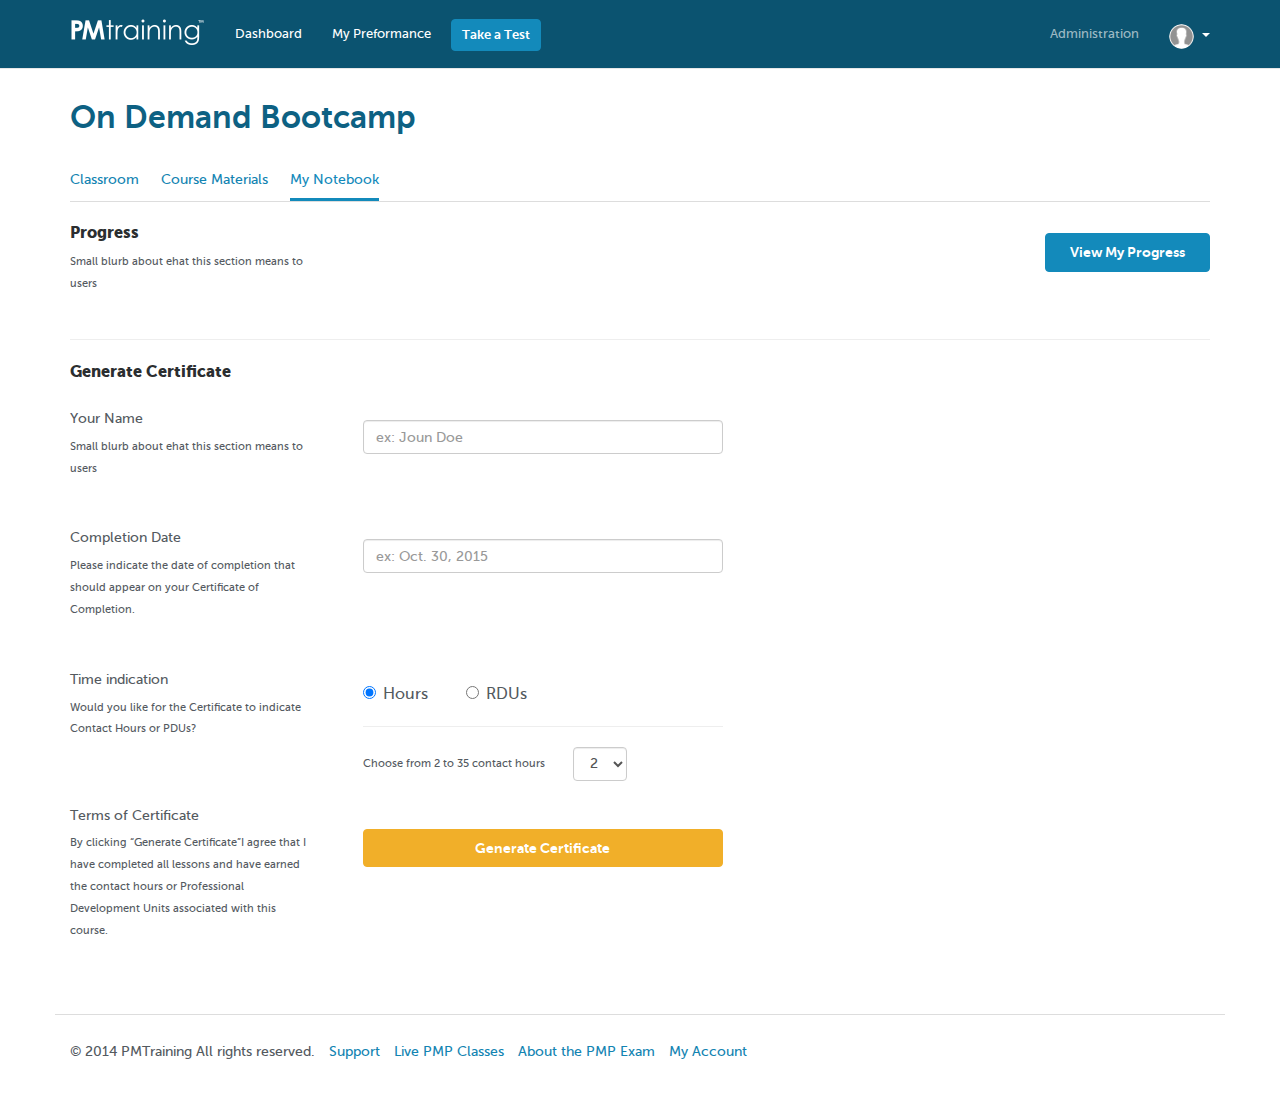
<file: tmp/bootcamp/notebook/index.html>
<!doctype html>
<html>
<head>
<meta charset='utf-8'>
<meta content='IE=edge,chrome=1' http-equiv='X-UA-Compatible'>
<meta content='width=device-width, initial-scale=1.0' name='viewport'>
<title></title>
<link href="../../stylesheets/backend.css" rel="stylesheet" />
<link href='../../images/favicon.ico' rel='shortcut icon'>
<!-- %script{:src => "http://code.jquery.com/jquery-latest.min.js", :type => "text/javascript"} -->
<script src="../../javascripts/lib/jquery.js"></script><script src="../../javascripts/lib/bootstrap.js"></script><script src="../../javascripts/lib/jquery.fancybox.pack.js"></script><script src="../../javascripts/lib/helpers/jquery.fancybox-media.js"></script><script src="../../javascripts/lib/highcharts/highcharts.js"></script><script src="../../javascripts/lib/highcharts/modules/exporting.js"></script><script src="../../javascripts/lib/footable/footable.js"></script><script src="../../javascripts/lib/footable/footable.filter.js"></script><script src="../../javascripts/scripts.js"></script>
<body class='bootcamp bootcamp_notebook bootcamp_notebook_index'>
<nav class='navbar navbar-default navbar-fixed-top backend-main-nav' role='navigation'>
<!-- Brand and toggle get grouped for better mobile display -->
<div class='container'>
<div class='navbar-header'>
<button class='navbar-toggle' data-target='#bs-example-navbar-collapse-1' data-toggle='collapse' type='button'>
<span class='sr-only'>Toggle navigation</span>
<span class='icon-bar'></span>
<span class='icon-bar'></span>
<span class='icon-bar'></span>
</button>
<a class='navbar-brand' href='/dashboard'>
<div class='logo'></div>
</a>
</div>
<!-- Collect the nav links, forms, and other content for toggling -->
<div class='collapse navbar-collapse' id='bs-example-navbar-collapse-1'>
<ul class='nav navbar-nav navbar-left'>
<li class=''>
<a class='navbar-item' href='/dashboard'>
Dashboard
</a>
</li>
<li class=''>
<a class='navbar-item' href='/preformance'>
My Preformance
</a>
</li>
<li>
<a class='navbar-item btn btn-primary' href='/tests'>
Take a Test
</a>
</li>
</ul>
<ul class='nav navbar-nav navbar-right'>
<!-- %li{:class => (current_page.data.activeclass === "bootcamp") ? "active" : ""} -->
<!-- %a.navbar-item.navbar-item-muted{href: "/bootcamp"} -->
<!-- On Demand Bootcamp -->
<li class=''>
<a class='navbar-item navbar-item-muted' href='/administration'>
Administration
</a>
</li>
<!-- %li{:class => (current_page.data.activeclass === "support") ? "active" : ""} -->
<!-- %a.navbar-item.navbar-item-muted{href: "/support/faqs"} -->
<!-- Support -->
<!-- %li{:class => (current_page.data.activeclass === "live") ? "active" : ""} -->
<!-- %a.navbar-item.navbar-item-muted{href: "#"} -->
<!-- Live PMP Classes -->
<li class='dropdown'>
<a class='dropdown-toggle navbar-item' data-toggle='dropdown' href='#'>
<img src="../../images/no_avatar_sm.png" class="img-circle avatar-sm quarter-margin-right pull-left" width="25px" alt="No avatar sm" />
<b class='caret'></b>
</a>
<ul class='dropdown-menu'>
<li>
<a href='/account'>
My Account
</a>
</li>
<li>
<a href='/public/login'>
Sign Out
</a>
</li>
</ul>
</li>
</ul>
</div>
</div>
</nav>

<!-- end menu -->
<section>
<div class='container'>
<div class='row'>
<div class='col-lg-12'>
<div class='half-margin-bottom'>
<h1 class='main-page-header'>
On Demand Bootcamp
</h1>
<div class='subnav'>
<div class='page-header inline-block full-width no-padding-bottom no-margin-bottom'>
<ul class='nav nav-pills navbar-left sub-nav-links'>
<li class=''>
<a href='/bootcamp'>
Classroom
</a>
</li>
<li class=''>
<a href='/bootcamp/course-materials'>
Course Materials
</a>
</li>
<li class='active'>
<a href='/bootcamp/notebook'>
My Notebook
</a>
</li>
</ul>
</div>
</div>

</div>

<div class='row'></div>
</div>
<div class='col-md-3 col-sm-5'>
<div class='padding-right'>
<h4 class='quarter-margin-bottom'>
Progress
</h4>
<p class='micro-text'>
Small blurb about ehat this section means to users
</p>
</div>
</div>
<div class='col-md-9 col-sm-7'>
<a class='btn btn-primary pull-right half-margin-top pull-left-sm btn-block-sm'>
View My Progress
</a>
</div>
</div>
<hr>
<div class='row'>
<div class='col-md-12'>
<h4>
Generate Certificate
</h4>
</div>
</div>
<div class='row margin-bottom'>
<div class='col-md-3 col-sm-5'>
<div class='padding-right'>
<p class='quarter-margin-bottom'>
Your Name
</p>
<p class='micro-text'>
Small blurb about ehat this section means to users
</p>
</div>
</div>
<div class='col-md-4 col-sm-4'>
<form class='half-margin-top'>
<div class='form-group'>
<input class='form-control' placeholder='ex: Joun Doe'>
</div>
</form>
</div>
<div class='col-md-2 col-sm-3'></div>
</div>
<div class='row margin-bottom'>
<div class='col-md-3 col-sm-5'>
<div class='padding-right'>
<p class='quarter-margin-bottom'>
Completion Date
</p>
<p class='micro-text'>
Please indicate the date of completion that should appear on your Certificate of Completion.
</p>
</div>
</div>
<div class='col-md-4 col-sm-4'>
<form class='half-margin-top'>
<div class='form-group'>
<input class='form-control' placeholder='ex: Oct. 30, 2015'>
</div>
</form>
</div>
<div class='col-md-2 col-sm-3'></div>
</div>
<div class='row margin-bottom'>
<div class='col-md-3 col-sm-5'>
<div class='padding-right'>
<p class='quarter-margin-bottom'>
Time indication
</p>
<p class='micro-text'>
Would you like for the Certificate to indicate Contact Hours or PDUs?
</p>
</div>
</div>
<div class='col-md-4 col-sm-4'>
<form class='half-margin-top'>
<div class='form-group'>
<label class='radio-inline margin-right'>
<input checked='checked' id='inlineRadio1' name='inlineRadioOptions' type='radio' value='option1'>
Hours
</input>
</label>
<label class='radio-inline'>
<input id='inlineRadio2' name='inlineRadioOptions' type='radio' value='option2'>
RDUs
</input>
</label>
</div>
</form>
<hr>
<form class='form-inline'>
<div class='form-group'>
<p class='form-control-static micro-text margin-right'>
Choose from 2 to 35 contact hours
</p>
</div>
<div class='form-group'>
<select class='form-control'>
<option>
2
</option>
</select>
</div>
</form>
</div>
<div class='col-md-2 col-sm-3'></div>
</div>
<div class='row margin-bottom'>
<div class='col-md-3'>
<div class='padding-right'>
<p class='quarter-margin-bottom'>
Terms of Certificate
</p>
<p class='micro-text'>
By clicking “Generate Certificate”I agree that I have completed all lessons and have earned the contact hours or Professional Development Units associated with this course.
</p>
</div>
</div>
<div class='col-md-4'>
<a class='btn btn-default btn-block margin-top' href='#'>
Generate Certificate
</a>
</div>
</div>
</div>
</section>

<!-- end main content -->
<section class='no-padding-top'>
<div id='backend-footer'>
<div class='container'>
<div class='row border-top'>
<div class='col-sm-12'>
<div class='pull-left padding-top full-width'>
<nav>
<ul class='list-inline pull-left footer-nav'>
<li>
© 2014 PMTraining All rights reserved.
</li>
<li>
<a href='/support/faqs'>
Support
</a>
</li>
<li>
<a href='#'>
Live PMP Classes
</a>
</li>
<li>
<a href='#'>
About the PMP Exam
</a>
</li>
<li>
<a href='/account'>
My Account
</a>
</li>
</ul>
</nav>
</div>
</div>
</div>
</div>
</div>
</section>
<!-- /tests -->
<!-- /show -->
<div aria-hidden='true' class='modal' id='showCustomTestModal' role='dialog'>
<div class='modal-dialog'>
<div class='modal-content'></div>
</div>
</div>
<!-- /custom tests -->
<!-- /new -->
<div aria-hidden='true' class='modal fade' id='newCustomTestModal' role='dialog'>
<div class='modal-dialog'>
<div class='modal-content'></div>
</div>
</div>
<!-- /questions -->
<!-- /confirm begin -->
<div aria-hidden='true' class='modal' id='beginTestConfirmModal' role='dialog'>
<div class='modal-dialog'>
<div class='modal-content'></div>
</div>
</div>
<!-- /confirm submit -->
<div aria-hidden='true' class='modal' id='confirmSubmitModal' role='dialog'>
;;;
"layout": "modal_small"
;;;
<div class='modal-dialog modal-sm'>
<div class='modal-content'>
<div class='modal-body no-padding-bottom'>
<div class='row'>
<div class='col-sm-3 hidden-xs'>
<i class='fa fa-exclamation-circle text-danger modal-icon half-margin-bottom' style='font-size:3em;'></i>
</div>
<div class='col-sm-9 col-xs-12'>
<p class='no-margin-bottom'>
Are you sure you want to submit your answers?
</p>
</div>
</div>
</div>
<div class='modal-footer'>
<button class='btn-link cursor-pointer half-margin-right' data-dismiss='modal'>
Cancel
</button>
<a class='btn btn-success' href='/tests' type='button'>
Submit
</a>
</div>
</div>
</div>

</div>

</body>
</head>
</html>
</file>
<file: tmp/stylesheets/backend.css>
@charset "UTF-8";
@import url(lib/fancybox/jquery.fancybox.css);
@import url(lib/font-awesome.css);
@import url(lib/foo-table/footable.core.css);
@import url(lib/bootstrap.css);
* {
  margin: 0;
  padding: 0; }

html {
  overflow-x: hidden;
  font-size: 62.5%; }

body {
  font: 100%;
  font-size: 12pt;
  color: #545a5f;
  -webkit-font-smoothing: antialiased;
  /* Fix for webkit rendering */
  -webkit-text-size-adjust: 100%;
  width: 100%;
  line-height: 24px;
  height: 100%;
  text-rendering: optimizeLegibility;
  -webkit-font-smoothing: antialiased;
  zoom: 1;
  padding-top: 68px;
  font-family: 'museo_sans_500regular'; }

.clearfix:after {
  visibility: hidden;
  display: block;
  font-size: 0;
  content: " ";
  clear: both;
  height: 0; }

* html .clearfix {
  zoom: 1; }

/* IE6 */
*:first-child + html .clearfix {
  zoom: 1; }

/* IE7 */
img {
  height: auto; }

.bg-cover {
  background: no-repeat center center fixed;
  -webkit-background-size: cover;
  -moz-background-size: cover;
  -o-background-size: cover;
  background-size: cover; }

.base-line-height {
  line-height: 24px; }

.small-line-height {
  line-height: 18px; }

.full-width {
  width: 100%; }

.max-width {
  max-width: 100%; }

.display-block {
  display: block; }

.inline-block {
  display: inline-block; }

.inline {
  display: inline; }

.border-top {
  border-top: 1px solid #dddddd; }

.border-right {
  border-right: 1px solid #dddddd; }

.border-bottom {
  border-bottom: 1px solid #dddddd; }

.border-left {
  border-left: 1px solid #dddddd; }

.line-through {
  text-decoration: line-through; }

.align-middle {
  display: table-cell;
  vertical-align: middle; }

.align-items-center {
  -ms-flex-align: center !important;
  align-items: center !important; }

@font-face {
  font-family: 'socialicoregular';
  src: url("../font/socialico-webfont.eot");
  src: url("../font/socialico-webfont.eot?#iefix") format("embedded-opentype"), url("../font/socialico-webfont.woff") format("woff"), url("../font/socialico-webfont.ttf") format("truetype"), url("../font/socialico-webfont.svg#socialicoregular") format("svg");
  font-weight: normal;
  font-style: normal; }
@font-face {
  font-family: 'museo_sans_700regular';
  src: url("../font/museosans_700-webfont.eot");
  src: url("../font/museosans_700-webfont.eot?#iefix") format("embedded-opentype"), url("../font/museosans_700-webfont.woff") format("woff"), url("../font/museosans_700-webfont.ttf") format("truetype"), url("../font/museosans_700-webfont.svg#museo_sans_500regular") format("svg");
  font-weight: normal;
  font-style: normal; }
@font-face {
  font-family: 'museo_sans_500regular';
  src: url("../font/museosans_500-webfont.eot");
  src: url("../font/museosans_500-webfont.eot?#iefix") format("embedded-opentype"), url("../font/museosans_500-webfont.woff") format("woff"), url("../font/museosans_500-webfont.ttf") format("truetype"), url("../font/museosans_500-webfont.svg#museo_sans_500regular") format("svg");
  font-weight: normal;
  font-style: normal; }
@font-face {
  font-family: 'museo_sans_900regular';
  src: url("../font/museosans_900-webfont.eot");
  src: url("../font/museosans_900-webfont.eot?#iefix") format("embedded-opentype"), url("../font/museosans_900-webfont.woff") format("woff"), url("../font/museosans_900-webfont.ttf") format("truetype"), url("../font/museosans_900-webfont.svg#museo_sans_900regular") format("svg");
  font-weight: normal;
  font-style: normal; }
@font-face {
  font-family: 'museo_sans_300regular';
  src: url("../font/museosans-300-webfont.eot");
  src: url("../font/museosans-300-webfont.eot?#iefix") format("embedded-opentype"), url("../font/museosans-300-webfont.woff") format("woff"), url("../font/museosans-300-webfont.ttf") format("truetype"), url("../font/museosans-300-webfont.svg#museo_sans_300regular") format("svg");
  font-weight: normal;
  font-style: normal; }
@font-face {
  font-family: 'museo_sans_100regular';
  src: url("../font/museosans-100-webfont.eot");
  src: url("../font/museosans-100-webfont.eot?#iefix") format("embedded-opentype"), url("../font/museosans-100-webfont.woff") format("woff"), url("../font/museosans-100-webfont.ttf") format("truetype"), url("../font/museosans-100-webfont.svg#museo_sans_100regular") format("svg");
  font-weight: normal;
  font-style: normal; }
@font-face {
  font-family: 'Material Icons';
  font-style: normal;
  font-weight: 400;
  src: url(https://example.com/MaterialIcons-Regular.eot);
  /* For IE6-8 */
  src: local("Material Icons"), local("MaterialIcons-Regular"), url(https://example.com/MaterialIcons-Regular.woff2) format("woff2"), url(https://example.com/MaterialIcons-Regular.woff) format("woff"), url(https://example.com/MaterialIcons-Regular.ttf) format("truetype"); }
.material-icons {
  font-family: 'Material Icons';
  font-weight: normal;
  font-style: normal;
  font-size: 24px;
  /* Preferred icon size */
  display: inline-block;
  line-height: 1;
  text-transform: none;
  letter-spacing: normal;
  word-wrap: normal;
  white-space: nowrap;
  direction: ltr;
  /* Support for all WebKit browsers. */
  -webkit-font-smoothing: antialiased;
  /* Support for Safari and Chrome. */
  text-rendering: optimizeLegibility;
  /* Support for Firefox. */
  -moz-osx-font-smoothing: grayscale;
  /* Support for IE. */
  font-feature-settings: 'liga'; }

.text-columns-2 {
  -webkit-columns: 24px 2;
  -moz-columns: 24px 2;
  columns: 24px 2; }

.text-columns-3 {
  -webkit-columns: 24px 3;
  -moz-columns: 24px 3;
  columns: 24px 3; }

.text-columns-4 {
  -webkit-columns: 24px 4;
  -moz-columns: 24px 4;
  columns: 24px 4; }

.text-uppercase {
  text-transform: uppercase; }

.text-color {
  color: #545a5f; }

.light-text-color {
  color: #878c8f; }

.dark-text-color {
  color: #171717; }

.text-success {
  color: #85C342; }

.text-warning {
  color: #f0ad4e; }

.link-color {
  color: #1384b2; }

.light-font-name {
  font-family: "museo_sans_100regular", Helvetica, Arial, sans-serif; }

.regular-font-name {
  font-family: "museo_sans_300regular", Helvetica, Arial, sans-serif; }

.medium-font-name {
  font-family: "museo_sans_500regular", Helvetica, Arial, sans-serif; }

.bold-font-name {
  font-family: "museo_sans_700regular", Helvetica, Arial, sans-serif !important; }

.extra-bold-font-name {
  font-family: "museo_sans_900regular", Helvetica, Arial, sans-serif; }

.social-font-name {
  font-family: "socialicoregular"; }

.primary-text-color {
  color: #138abb !important; }
  .primary-text-color p {
    color: #138abb !important; }

.secondary-text-color {
  color: #f1af29 !important; }
  .secondary-text-color p {
    color: #f1af29 !important; }

.white-text h1, .white-text h2, .white-text h3, .white-text h4, .white-text h5, .white-text h6, .white-text p, .white-text small, .white-text li {
  color: white !important; }

.micro-text {
  font-size: .7em; }

h1 a, h2 a, h3 a, h4 a, h5 a, h6 a {
  font-weight: inherit; }

h1, h2, h3, h4, h5, h6, p {
  margin: 0;
  margin-bottom: 24px;
  color: #545a5f; }

h1 {
  font-family: "museo_sans_700regular", Helvetica, Arial, sans-serif; }

h2 {
  font-family: "museo_sans_300regular", Helvetica, Arial, sans-serif; }

h3 {
  font-family: "museo_sans_700regular", Helvetica, Arial, sans-serif; }

h4 {
  font-family: "museo_sans_900regular", Helvetica, Arial, sans-serif; }

h5 {
  font-family: "museo_sans_900regular", Helvetica, Arial, sans-serif; }

h6 {
  font-family: "museo_sans_500regular", Helvetica, Arial, sans-serif; }

p, li {
  font-family: "museo_sans_500regular", Helvetica, Arial, sans-serif; }

p {
  font-size: .9em;
  line-height: 21.81818px; }

h1 {
  font-size: 2em;
  line-height: 50.4px; }

h2 {
  font-size: 1.6em;
  line-height: 40.8px; }

h3 {
  font-size: 1.3em;
  line-height: 31.2px; }

h4 {
  font-size: 1em;
  line-height: 24px; }

h5 {
  font-size: 0.8em;
  line-height: 24px; }

h6 {
  font-size: 0.7em;
  line-height: 24px;
  text-transform: uppercase; }

h1, h2 {
  color: #0d6183; }

h3, h4, h5, h6 {
  color: #2b2e30; }

blockquote {
  border: none !important;
  padding-left: 6px;
  font-size: .8em;
  line-height: 24px;
  font-family: "museo_sans_300regular", Helvetica, Arial, sans-serif; }
  blockquote footer {
    margin-top: 12px; }

.line-through {
  text-decoration: line-through; }

ul li {
  font-size: .9em; }

dl dt, dl dd {
  font-size: 1.2em; }

.page-header {
  border-color: #dddddd; }

ul.list-default {
  list-style-image: url(../images/bullet.png);
  margin-bottom: 24px; }
  ul.list-default li {
    font-size: .75em;
    margin-left: 24px;
    margin-bottom: 5px; }

ul.list-checks {
  list-style-image: url(../images/check.png);
  margin-bottom: 24px; }
  ul.list-checks li {
    font-size: .9em;
    margin-left: 24px;
    margin-bottom: 24px; }

dl {
  font-size: .8em; }
  dl dt {
    color: black; }

.testimonial, .testimonial-list .testimonial {
  position: relative; }
  .testimonial blockquote, .testimonial-list .testimonial blockquote {
    border: 1px solid #dddddd !important;
    padding: 12px;
    margin: 24px 0;
    background: white; }
  .testimonial:before, .testimonial-list .testimonial:before {
    z-index: 999;
    float: left;
    border-color: transparent #E3E3E3;
    border-color: rgba(255, 255, 255, 0) #fff;
    border-width: 13px 15px 13px 0;
    left: 70px;
    top: 45px;
    border-style: solid;
    content: "";
    display: block;
    position: absolute;
    width: 0; }
  .testimonial:after, .testimonial-list .testimonial:after {
    border-color: rgba(255, 255, 255, 0) #E3E3E3;
    border-width: 13px 15px 13px 0;
    border-style: solid;
    content: "";
    display: block;
    position: absolute;
    width: 0;
    left: 68px;
    top: 45px; }

.testimonial-list .testimonial:after, .testimonial-list .testimonial:before {
  display: none; }

.fa-display {
  font-size: 4em;
  margin-bottom: 24px;
  color: #138abb; }

.alert {
  font-size: .8em; }

a {
  color: #1384b2; }
  a:hover {
    color: #5aa9c9; }

.btn {
  -webkit-transition-duration: 0.4s;
  -moz-transition-duration: 0.4s;
  -ms-transition-duration: 0.4s;
  -o-transition-duration: 0.4s;
  transition-duration: 0.4s;
  font-family: "museo_sans_700regular", Helvetica, Arial, sans-serif;
  font-size: .9em;
  padding: 8px 24px; }
  .btn.btn-primary {
    background-color: #138abb;
    border-color: #138abb; }
    .btn.btn-primary:hover {
      background-color: #42a1c9;
      border-color: #42a1c9; }
  .btn.btn-default {
    background-color: #f1af29;
    border-color: #f1af29;
    color: white; }
    .btn.btn-default:hover {
      background-color: #f4bf54;
      border-color: #f4bf54; }
  .btn.btn-info {
    background-color: #f2f2f2;
    border-color: #dddddd;
    color: #545a5f; }
    .btn.btn-info:hover {
      background-color: #dadada;
      border-color: #b1b1b1; }
  .btn.btn-white {
    background-color: white;
    color: #138abb; }
    .btn.btn-white:hover {
      background-color: #138abb;
      color: white; }
  .btn.btn-wire {
    background: none;
    border-color: white;
    color: white; }
    .btn.btn-wire:hover {
      background-color: rgba(255, 255, 255, 0.2);
      border-color: white; }
  .btn.btn-success {
    background-color: #a8d587;
    border-color: #a8d587; }
    .btn.btn-success:hover {
      background-color: #b9dd9f;
      border-color: #b9dd9f; }
  .btn.btn-lg {
    padding: 12px 24px; }

.post h3 a {
  border-bottom: none; }

.margin-auto {
  margin: 0 auto; }

.margin {
  margin: 24px !important; }

.margin-top {
  margin-top: 24px !important; }

.margin-right {
  margin-right: 24px !important; }

.margin-bottom {
  margin-bottom: 24px !important; }

.margin-left {
  margin-left: 24px !important; }

.double-margin-top {
  margin-top: 48px !important; }

.double-margin-right {
  margin-right: 48px !important; }

.double-margin-bottom {
  margin-bottom: 48px !important; }

.double-margin-left {
  margin-left: 48px !important; }

.triple-margin-top {
  margin-top: 72px !important; }

.triple-margin-right {
  margin-right: 72px !important; }

.triple-margin-bottom {
  margin-bottom: 72px !important; }

.triple-margin-left {
  margin-left: 72px !important; }

.half-margin-top {
  margin-top: 12px !important; }

.half-margin-right {
  margin-right: 12px !important; }

.half-margin-bottom {
  margin-bottom: 12px !important; }

.half-margin-left {
  margin-left: 12px !important; }

.quarter-margin-top {
  margin-top: 6px !important; }

.quarter-margin-right {
  margin-right: 6px !important; }

.quarter-margin-bottom {
  margin-bottom: 6px !important; }

.quarter-margin-left {
  margin-left: 6px !important; }

.no-margin {
  margin: 0px !important; }

.no-margin-top {
  margin-top: 0px !important; }

.no-margin-right {
  margin-right: 0px !important; }

.no-margin-bottom {
  margin-bottom: 0px !important; }

.no-margin-left {
  margin-left: 0px !important; }

.large-margin-top {
  margin-top: 72px !important; }

.padded {
  padding: 24px !important; }

.padding-top {
  padding-top: 24px !important; }

.padding-right {
  padding-right: 24px !important; }

.padding-bottom {
  padding-bottom: 24px !important; }

.padding-left {
  padding-left: 24px !important; }

.double-padded {
  padding: 48px !important; }

.double-padding-top {
  padding-top: 48px !important; }

.double-padding-right {
  padding-right: 48px !important; }

.double-padding-bottom {
  padding-bottom: 48px !important; }

.double-padding-left {
  padding-left: 48px !important; }

.triple-padding-top {
  padding-top: 72px !important; }

.triple-padding-right {
  padding-right: 72px !important; }

.triple-padding-bottom {
  padding-bottom: 72px !important; }

.triple-padding-left {
  padding-left: 72px !important; }

.no-padding {
  padding: 0px !important; }

.no-padding-top {
  padding-top: 0px !important; }

.no-padding-right {
  padding-right: 0px !important; }

.no-padding-bottom {
  padding-bottom: 0px !important; }

.no-padding-left {
  padding-left: 0px !important; }

.half-padding {
  padding: 12px !important; }

.half-padding-top {
  padding-top: 12px !important; }

.half-padding-right {
  padding-right: 12px !important; }

.half-padding-bottom {
  padding-bottom: 12px !important; }

.half-padding-left {
  padding-left: 12px !important; }

.quarter-padding {
  padding: 6px !important; }

.quarter-padding-top {
  padding-top: 6px !important; }

.quarter-padding-right {
  padding-right: 6px !important; }

.quarter-padding-bottom {
  padding-bottom: 6px !important; }

.quarter-padding-left {
  padding-left: 6px !important; }

section {
  padding: 24px 0; }
  section.invert-section {
    background-color: #138abb; }
    section.invert-section h1, section.invert-section h2, section.invert-section h3, section.invert-section h4, section.invert-section h5, section.invert-section h6, section.invert-section p, section.invert-section li, section.invert-section small {
      color: white; }
  section.get-started {
    background: #138abb url(../images/bg_get_started.png);
    -webkit-background-size: cover;
    -moz-background-size: cover;
    -ms-background-size: cover;
    -o-background-size: cover;
    background-size: cover;
    padding: 96px 0; }
  section.bootcamp-curriculum .well {
    background: white;
    border: none;
    box-shadow: none; }
  section.page-header-section {
    padding: 36px 0;
    -webkit-background-size: cover;
    -moz-background-size: cover;
    -ms-background-size: cover;
    -o-background-size: cover;
    background-size: cover; }
    section.page-header-section h2 {
      font-size: 2em;
      font-family: "museo_sans_500regular", Helvetica, Arial, sans-serif; }
    section.page-header-section.practice-pmp-header {
      background-image: url(../images/public/headers/practice_pmp_header_bg.png); }
    section.page-header-section.live-pmp-header {
      background-image: url(../images/public/headers/live_pmp_header_bg.png); }
    section.page-header-section.bootcamp-pmp-header {
      background-image: url(../images/public/headers/bootcamp_pmp_header_bg.png); }
    section.page-header-section.about-pmp-header {
      background-image: url(../images/public/headers/about_pmp_header_bg.png); }
    section.page-header-section.training-pmp-header {
      background-image: url(../images/public/headers/training_pmp_header_bg.png); }
    section.page-header-section.checkout-pmp-header {
      background-image: url(../images/public/headers/checkout_pmp_header_bg.png); }
  section.off-white {
    background-color: #fafafa; }
  section.feature-blocks .fa {
    font-size: 4em;
    color: #bbb;
    margin-bottom: 24px; }
  section.feature-blocks .col-sm-3 {
    text-align: right; }
  section.feature-blocks p {
    font-size: .65em;
    line-height: 2em; }
  section.feature-blocks h4 {
    font-size: .8em;
    margin-bottom: 12px; }

table.table {
  font-size: .8em; }
  table.table th {
    font-size: .8em;
    font-family: "museo_sans_700regular", Helvetica, Arial, sans-serif;
    background-color: #e7f3f8 !important;
    color: #171717;
    text-transform: uppercase;
    padding: 16px 8px !important; }
    table.table th:last-of-type {
      border-right: none; }
  table.table p {
    line-height: 20px; }
  table.table.table-striped > tbody > tr:nth-child(odd) > td {
    background-color: #f3f9fc; }
  table.table h5 {
    line-height: 12px;
    margin-bottom: 12px; }
  table.table.mid-align td {
    vertical-align: middle; }
  table.table.bold-table {
    border: 3px solid #d0e8f1;
    box-shadow: 0 0 10px rgba(0, 0, 0, 0.2); }
    table.table.bold-table .btn {
      font-family: "museo_sans_900regular", Helvetica, Arial, sans-serif; }

table.community-average-table tr {
  border: none; }
table.community-average-table td {
  border: none !important; }

.media-list .media-thumbnail {
  border-bottom: 1px solid #dddddd; }
  .media-list .media-thumbnail p {
    padding: 8px 10px 0px 10px; }
  .media-list .media-thumbnail a {
    display: inline-block;
    padding: 15px 0;
    width: 100%; }
    .media-list .media-thumbnail a .btn {
      margin-top: -39px;
      margin-right: 15px;
      display: none; }
    .media-list .media-thumbnail a:hover {
      background-color: #f8fbfd; }
      .media-list .media-thumbnail a:hover .btn {
        display: block; }
  .media-list .media-thumbnail:last-of-type {
    border-bottom: none; }

.carousel .btns {
  z-index: 10;
  position: absolute; }
.carousel ul {
  margin-left: 24px; }
  .carousel ul li {
    font-size: .7em; }
.carousel ol.carousel-indicators {
  text-align: right;
  bottom: 50px;
  z-index: 1;
  position: absolute; }
  .carousel ol.carousel-indicators li {
    width: 18px;
    height: 18px;
    -webkit-transition-duration: 0.3s;
    -moz-transition-duration: 0.3s;
    -ms-transition-duration: 0.3s;
    -o-transition-duration: 0.3s;
    transition-duration: 0.3s;
    position: relative; }
    .carousel ol.carousel-indicators li.right {
      background: url(../images/public/slider_right.png);
      border: none;
      width: 29px;
      height: 29px;
      top: 5px; }
    .carousel ol.carousel-indicators li.left {
      background: url(../images/public/slider_left.png);
      border: none;
      width: 29px;
      height: 29px;
      top: 5px; }

#home-slider .item {
  padding: 48px 0;
  min-height: 420px;
  -webkit-background-size: cover;
  -moz-background-size: cover;
  -ms-background-size: cover;
  -o-background-size: cover;
  background-size: cover; }
  #home-slider .item .icon-show {
    font-size: 18em;
    text-align: center;
    color: rgba(255, 255, 255, 0.4); }
#home-slider .btn {
  z-index: 3; }

#testimonial-slider .item {
  padding: 24px 0; }
#testimonial-slider ol.carousel-indicators {
  text-align: center;
  bottom: -20px; }
#testimonial-slider .carousel-inner {
  z-index: 0; }

.carousel.fade {
  opacity: 1; }
  .carousel.fade .item {
    -moz-transition: opacity ease-in-out .7s;
    -o-transition: opacity ease-in-out .7s;
    -webkit-transition: opacity ease-in-out .7s;
    transition: opacity ease-in-out .7s;
    left: 0 !important;
    opacity: 0;
    top: 0;
    position: absolute;
    width: 100%;
    display: block !important;
    z-index: 1; }
    .carousel.fade .item:first-child {
      top: auto;
      position: relative; }
    .carousel.fade .item.active {
      opacity: 1;
      -moz-transition: opacity ease-in-out .7s;
      -o-transition: opacity ease-in-out .7s;
      -webkit-transition: opacity ease-in-out .7s;
      transition: opacity ease-in-out .7s;
      z-index: 2; }

#logo-slider {
  background: url(../images/public/logo-slider/client-verizon.gif) no-repeat center; }

h1.main-page-header {
  margin-bottom: -25px !important; }

.subnav ul.nav-pills li {
  padding-left: 0px;
  padding-right: 20px; }
  .subnav ul.nav-pills li.active a {
    background-color: transparent;
    color: #138abb;
    box-shadow: inset 0 -3px 0 #138abb; }
    .subnav ul.nav-pills li.active a:hover {
      background-color: transparent;
      color: #138abb; }
  .subnav ul.nav-pills li.active a, .subnav ul.nav-pills li:hover a {
    border-radius: 0; }
  .subnav ul.nav-pills li a {
    text-decoration: none;
    padding-right: 0;
    padding-left: 0; }
    .subnav ul.nav-pills li a:hover {
      background: transparent; }

.radio-group .list-group-inner {
  position: relative; }
.radio-group .list-group-item {
  user-select: none;
  border-width: 2px;
  margin-bottom: 10px; }
.radio-group .list-group input[type="checkbox"] {
  display: none; }
  .radio-group .list-group input[type="checkbox"] + .list-group-item {
    cursor: pointer;
    font-family: 'Material Icons'; }
    .radio-group .list-group input[type="checkbox"] + .list-group-item:before {
      content: "radio_button_unchecked";
      margin-right: 0.3em;
      font-size: 30px;
      color: #f2f2f2; }
  .radio-group .list-group input[type="checkbox"]:checked + .list-group-item {
    background-color: #e7f3f7;
    border-color: #1384b2; }
    .radio-group .list-group input[type="checkbox"]:checked + .list-group-item:before {
      content: "check_circle";
      color: #1384b2; }
.radio-group .list-group input[type="radio"] {
  position: absolute;
  top: 23px;
  left: 15px;
  z-index: 99; }
  .radio-group .list-group input[type="radio"] + .list-group-item {
    cursor: pointer; }
    .radio-group .list-group input[type="radio"] + .list-group-item:before {
      content: "";
      margin-right: 1.3em; }
  .radio-group .list-group input[type="radio"]:checked + .list-group-item {
    background-color: #e7f3f7;
    border-color: #1384b2; }
    .radio-group .list-group input[type="radio"]:checked + .list-group-item:before {
      color: inherit; }

.list-panel .fa-flip-vertical {
  top: 2px;
  position: relative; }
.list-panel .status i {
  font-size: 24px;
  color: #dddddd;
  position: relative;
  top: 2px; }
.list-panel .status.complete i {
  color: #a8d587; }
.list-panel .actions {
  float: right; }
.list-panel .videoWrapper {
  position: relative;
  padding-bottom: 56.25%;
  padding-top: 25px;
  height: 0; }
.list-panel .videoWrapper iframe {
  position: absolute;
  top: 0;
  left: 0;
  width: 100%;
  height: 100%; }

.modal-header.no-border, .modal-footer.no-border {
  border: none; }

.modal-header .back {
  -webkit-appearance: none;
  padding: 0;
  cursor: pointer;
  background: transparent;
  border: 0; }

form .control-label {
  font-size: .9em;
  color: black !important;
  font-family: "museo_sans_300regular", Helvetica, Arial, sans-serif; }

.search-form {
  position: relative; }
  .search-form .fa {
    position: absolute;
    top: 9px;
    left: 10px; }
  .search-form input {
    padding-left: 35px; }

.table-filters {
  background-color: #f2f2f2;
  padding: 16px;
  width: 100%; }
  .table-filters .form-group {
    margin: 0; }
    .table-filters .form-group .form-control {
      min-width: 120px; }
      @media (max-width: 768px) {
        .table-filters .form-group .form-control {
          margin: 10px 0; } }

.alert .alert-icon {
  font-size: 3em; }

.dot {
  width: 15px;
  height: 15px;
  border-radius: 15px;
  display: inline-block; }
  .dot.dot-success {
    background-color: #a8d587; }
  .dot.dot-warning {
    background-color: #f0ad4e; }

.videoWrapper {
  position: relative;
  padding-bottom: 56.25%;
  /* 16:9 */
  padding-top: 25px;
  height: 0; }

.videoWrapper iframe {
  position: absolute;
  top: 0;
  left: 0;
  width: 100%;
  height: 100%; }

.backend-main-nav {
  background-color: #0b5370; }
  .backend-main-nav a.navbar-item {
    padding: 24px 10px;
    margin: 0 5px;
    color: white !important;
    font-size: .9em; }
    .backend-main-nav a.navbar-item.navbar-item-muted {
      color: rgba(255, 255, 255, 0.6) !important; }
  .backend-main-nav a.btn {
    padding: 5px 10px;
    margin-top: 19px; }
    .backend-main-nav a.btn.btn-primary:hover {
      background-color: #2b96c2; }
    .backend-main-nav a.btn.btn-primary:active {
      background-color: #138abb;
      border-color: #138abb; }
  .backend-main-nav ul li.active a {
    background-color: #08374b !important; }
    .backend-main-nav ul li.active a.navbar-item-muted {
      color: white !important; }
  .backend-main-nav ul li.dropdown.open a {
    background: none !important; }
  .backend-main-nav ul li.dropdown ul.dropdown-menu {
    padding: 0;
    border: none; }
    .backend-main-nav ul li.dropdown ul.dropdown-menu li a {
      color: white !important;
      padding: 12px;
      background-color: #0b5370 !important; }
      .backend-main-nav ul li.dropdown ul.dropdown-menu li a:hover {
        background-color: #08374b !important; }
  .backend-main-nav .logo {
    background: url(../images/logo_white.png);
    background-size: 100%;
    width: 135px;
    height: 26px;
    display: block;
    position: relative;
    top: 4px; }

.test-thumb:last-of-type {
  border-bottom: none; }

.test-toggle-btn .btn-icon:after {
  width: 10px;
  content: "+"; }
.test-toggle-btn.active {
  background-color: #e7f3f8 !important; }
  .test-toggle-btn.active .btn-icon {
    width: 20px; }
    .test-toggle-btn.active .btn-icon:after {
      content: "✓"; }

.test-answers .radio {
  margin-bottom: 24px; }

i.result-icon {
  font-size: 2em !important;
  margin-right: 12px;
  position: relative;
  top: 5px; }

section.faq-container h2 {
  padding-top: 65px !important; }

.faq-sidebar {
  position: relative; }

@media (max-width: 1200px) {
  .backend-main-nav ul li.dropdown ul.dropdown-menu li a {
    font-size: 0.9em !important; } }
@media (max-width: 992px) {
  .backend-main-nav .logo {
    background-image: url(../images/logo_white_small.png);
    width: 35px;
    height: 26px; }
  .backend-main-nav a.navbar-item {
    font-size: 0.8em !important;
    padding: 24px 5px;
    margin: 0 5px; }
    .backend-main-nav a.navbar-item.btn {
      padding: 5px 10px;
      margin-top: 19px;
      margin-bottom: 0; }
  .backend-main-nav ul li.dropdown ul.dropdown-menu li a {
    font-size: 0.8em !important; }

  .pull-left-md {
    float: left !important; }

  .text-left-md {
    text-align: left; } }
@media (max-width: 767px) {
  .backend-main-nav .navbar-nav {
    margin-top: 0; }
  .backend-main-nav .logo {
    background: url(../images/logo_white.png);
    background-size: 100%;
    width: 135px;
    height: 26px;
    display: block;
    position: relative;
    top: 0px; }
  .backend-main-nav a.navbar-item {
    padding-top: 12px;
    padding-bottom: 12px; }
  .backend-main-nav a.btn {
    padding: 5px 10px;
    margin: 9px 10px; }
  .backend-main-nav ul li.dropdown ul.dropdown-menu li a {
    background: none !important; }
    .backend-main-nav ul li.dropdown ul.dropdown-menu li a:hover {
      background: none !important; }

  h1.main-page-header {
    margin-bottom: 0 !important; }

  .subnav ul.nav-pills.sub-nav-links {
    font-size: .9em; }
  .subnav .page-header {
    margin-top: 0; }

  body {
    padding-top: 50px; }

  .pull-left-sm {
    float: left !important; }

  .no-border-right-sm {
    border-right: none; }

  .text-left-sm {
    text-align: left; }

  .text-center-sm {
    text-align: center !important; }

  .no-padding-left-sm {
    padding-left: 0 !important; } }
</file>
<file: tmp/stylesheets/public.css>
@charset "UTF-8";
@import url(lib/fancybox/jquery.fancybox.css);
@import url(lib/font-awesome.css);
@import url(lib/foo-table/footable.core.css);
@import url(lib/bootstrap.css);
@import url(lib/slick.css);
* {
  margin: 0;
  padding: 0; }

html {
  overflow-x: hidden;
  font-size: 62.5%; }

body {
  font: 100%;
  font-size: 14pt;
  color: #545a5f;
  -webkit-font-smoothing: antialiased;
  /* Fix for webkit rendering */
  -webkit-text-size-adjust: 100%;
  width: 100%;
  line-height: 24px;
  height: 100%;
  text-rendering: optimizeLegibility;
  -webkit-font-smoothing: antialiased;
  zoom: 1; }

.clearfix:after {
  visibility: hidden;
  display: block;
  font-size: 0;
  content: " ";
  clear: both;
  height: 0; }

* html .clearfix {
  zoom: 1; }

/* IE6 */
*:first-child + html .clearfix {
  zoom: 1; }

/* IE7 */
img {
  height: auto; }

.primary-color-bg {
  background: #138abb; }

.secondary-color-bg {
  background: #f1af29; }

.white-bg {
  background: white; }
  .white-bg h1, .white-bg h2, .white-bg h3, .white-bg h4, .white-bg h5, .white-bg p {
    color: #545a5f !important; }

.off-white-bg {
  background: #f2f2f2; }
  .off-white-bg h1, .off-white-bg h2, .off-white-bg h3, .off-white-bg h4, .off-white-bg h5, .off-white-bg p {
    color: #545a5f !important; }

.bg-cover {
  background: no-repeat center center fixed;
  -webkit-background-size: cover;
  -moz-background-size: cover;
  -o-background-size: cover;
  background-size: cover; }

.base-line-height {
  line-height: 24px; }

.small-line-height {
  line-height: 18px; }

.full-width {
  width: 100%; }

.max-width {
  max-width: 100%; }

.display-block {
  display: block; }

.inline-block {
  display: inline-block; }

.inline {
  display: inline; }

.border-top {
  border-top: 1px solid #dddddd; }

.border-right {
  border-right: 1px solid #dddddd; }

.border-bottom {
  border-bottom: 1px solid #dddddd; }

.border-left {
  border-left: 1px solid #dddddd; }

.logo {
  background: url(../images/logo.png);
  background-size: 100%;
  width: 388px;
  height: 50px;
  display: block; }

.logo_two {
  background: url(../images/public/logo_2.png);
  background-size: 100%;
  width: 388px;
  height: 35px;
  display: block; }

.logo-sm {
  background: url(../images/logo_sm.png) no-repeat;
  padding: 0;
  display: block;
  background-size: 100%;
  width: 130px;
  height: 25px;
  top: 15px;
  margin-left: 20px;
  position: relative; }

.hr-flourish {
  border: 1px solid #fed267; }

.affix {
  top: 30px;
  width: 18%; }

@font-face {
  font-family: 'socialicoregular';
  src: url("../font/socialico-webfont.eot");
  src: url("../font/socialico-webfont.eot?#iefix") format("embedded-opentype"), url("../font/socialico-webfont.woff") format("woff"), url("../font/socialico-webfont.ttf") format("truetype"), url("../font/socialico-webfont.svg#socialicoregular") format("svg");
  font-weight: normal;
  font-style: normal; }
@font-face {
  font-family: 'museo_sans_700regular';
  src: url("../font/museosans_700-webfont.eot");
  src: url("../font/museosans_700-webfont.eot?#iefix") format("embedded-opentype"), url("../font/museosans_700-webfont.woff") format("woff"), url("../font/museosans_700-webfont.ttf") format("truetype"), url("../font/museosans_700-webfont.svg#museo_sans_500regular") format("svg");
  font-weight: normal;
  font-style: normal; }
@font-face {
  font-family: 'museo_sans_500regular';
  src: url("../font/museosans_500-webfont.eot");
  src: url("../font/museosans_500-webfont.eot?#iefix") format("embedded-opentype"), url("../font/museosans_500-webfont.woff") format("woff"), url("../font/museosans_500-webfont.ttf") format("truetype"), url("../font/museosans_500-webfont.svg#museo_sans_500regular") format("svg");
  font-weight: normal;
  font-style: normal; }
@font-face {
  font-family: 'museo_sans_900regular';
  src: url("../font/museosans_900-webfont.eot");
  src: url("../font/museosans_900-webfont.eot?#iefix") format("embedded-opentype"), url("../font/museosans_900-webfont.woff") format("woff"), url("../font/museosans_900-webfont.ttf") format("truetype"), url("../font/museosans_900-webfont.svg#museo_sans_900regular") format("svg");
  font-weight: normal;
  font-style: normal; }
@font-face {
  font-family: 'museo_sans_300regular';
  src: url("../font/museosans-300-webfont.eot");
  src: url("../font/museosans-300-webfont.eot?#iefix") format("embedded-opentype"), url("../font/museosans-300-webfont.woff") format("woff"), url("../font/museosans-300-webfont.ttf") format("truetype"), url("../font/museosans-300-webfont.svg#museo_sans_300regular") format("svg");
  font-weight: normal;
  font-style: normal; }
@font-face {
  font-family: 'museo_sans_100regular';
  src: url("../font/museosans-100-webfont.eot");
  src: url("../font/museosans-100-webfont.eot?#iefix") format("embedded-opentype"), url("../font/museosans-100-webfont.woff") format("woff"), url("../font/museosans-100-webfont.ttf") format("truetype"), url("../font/museosans-100-webfont.svg#museo_sans_100regular") format("svg");
  font-weight: normal;
  font-style: normal; }
.text-columns-2 {
  -webkit-columns: 24px 2;
  -moz-columns: 24px 2;
  columns: 24px 2; }

.text-columns-3 {
  -webkit-columns: 24px 3;
  -moz-columns: 24px 3;
  columns: 24px 3; }

.text-columns-4 {
  -webkit-columns: 24px 4;
  -moz-columns: 24px 4;
  columns: 24px 4; }

.text-uppercase {
  text-transform: uppercase; }

.text-color {
  color: #545a5f; }

.text-success {
  color: #85C342; }

.link-color {
  color: #1384b2; }

.dark-text-color {
  color: #171717; }

.text-left {
  text-align: left !important; }

.light-font-name {
  font-family: "museo_sans_100regular", Helvetica, Arial, sans-serif; }

.regular-font-name {
  font-family: "museo_sans_300regular", Helvetica, Arial, sans-serif; }

.medium-font-name {
  font-family: "museo_sans_500regular", Helvetica, Arial, sans-serif; }

.bold-font-name {
  font-family: "museo_sans_700regular", Helvetica, Arial, sans-serif !important; }

.extra-bold-font-name {
  font-family: "museo_sans_900regular", Helvetica, Arial, sans-serif; }

.social-font-name {
  font-family: "socialicoregular"; }

.primary-text-color {
  color: #138abb !important; }
  .primary-text-color p {
    color: #138abb !important; }

.light-text-color {
  color: #767b7f !important; }
  .light-text-color p {
    color: #767b7f !important; }

.secondary-text-color {
  color: #f1af29 !important; }
  .secondary-text-color p {
    color: #f1af29 !important; }

.text-color {
  color: #545a5f !important; }
  .text-color p {
    color: #545a5f !important; }

.white-text h1, .panel.primary-color h1, .panel.success-color h1, .panel.instructor-panel h1, .panel .panel-heading.primary-color h1, .well.primary-color h1, .podcast-container h1, .white-text h2, .panel.primary-color h2, .panel.success-color h2, .panel.instructor-panel h2, .panel .panel-heading.primary-color h2, .well.primary-color h2, .podcast-container h2, .white-text h3, .panel.primary-color h3, .panel.success-color h3, .panel.instructor-panel h3, .panel .panel-heading.primary-color h3, .well.primary-color h3, .podcast-container h3, .white-text h4, .panel.primary-color h4, .panel.success-color h4, .panel.instructor-panel h4, .panel .panel-heading.primary-color h4, .well.primary-color h4, .podcast-container h4, .white-text h5, .panel.primary-color h5, .panel.success-color h5, .panel.instructor-panel h5, .panel .panel-heading.primary-color h5, .well.primary-color h5, .podcast-container h5, .white-text h6, .panel.primary-color h6, .panel.success-color h6, .panel.instructor-panel h6, .panel .panel-heading.primary-color h6, .well.primary-color h6, .podcast-container h6, .white-text p, .panel.primary-color p, .panel.success-color p, .panel.instructor-panel p, .panel .panel-heading.primary-color p, .well.primary-color p, .podcast-container p, .white-text small, .panel.primary-color small, .panel.success-color small, .panel.instructor-panel small, .panel .panel-heading.primary-color small, .well.primary-color small, .podcast-container small, .white-text li, .panel.primary-color li, .panel.success-color li, .panel.instructor-panel li, .panel .panel-heading.primary-color li, .well.primary-color li, .podcast-container li {
  color: white !important; }

.micro-text {
  font-size: .7em; }

p.body-large {
  font-size: 18px;
  line-height: 30px; }

h1 a, h2 a, h3 a, h4 a, h5 a, h6 a {
  font-weight: inherit; }

h1, h2, h3, h4, h5, h6, p {
  margin: 0;
  margin-bottom: 24px;
  color: #545a5f; }

h1 {
  font-family: "museo_sans_300regular", Helvetica, Arial, sans-serif; }

h2 {
  font-family: "museo_sans_300regular", Helvetica, Arial, sans-serif; }

h3 {
  font-family: "museo_sans_500regular", Helvetica, Arial, sans-serif; }

h4 {
  font-family: "museo_sans_900regular", Helvetica, Arial, sans-serif; }

h5 {
  font-family: "museo_sans_900regular", Helvetica, Arial, sans-serif; }

h6 {
  font-family: "museo_sans_500regular", Helvetica, Arial, sans-serif; }

p, li {
  font-family: "museo_sans_500regular", Helvetica, Arial, sans-serif; }

.lead2 {
  font-size: 1em;
  line-height: 1.5em;
  font-family: "museo_sans_300regular", Helvetica, Arial, sans-serif; }

p {
  font-size: .8em;
  line-height: 24px; }

h1 {
  font-size: 2.4em;
  line-height: 50.4px; }

h2 {
  font-size: 1.6em;
  line-height: 40.8px; }

h3 {
  font-size: 1.3em;
  line-height: 31.2px; }

h4 {
  font-size: 1em;
  line-height: 24px; }

h5 {
  font-size: 0.8em;
  line-height: 24px; }

h6 {
  font-size: 0.7em;
  line-height: 24px;
  text-transform: uppercase; }

h1, h2 {
  color: #0d6183; }

h3, h4, h5, h6 {
  color: #2b2e30; }

blockquote {
  border: none !important;
  padding-left: 6px;
  font-size: .8em;
  line-height: 24px;
  font-family: "museo_sans_300regular", Helvetica, Arial, sans-serif; }
  blockquote footer {
    margin-top: 12px; }

.line-through {
  text-decoration: line-through; }

.blockquote-bold {
  padding-left: 100px;
  background: url("../images/public/quote.svg") top left no-repeat; }

ul.list-default {
  list-style-image: url(../images/bullet.png);
  margin-bottom: 24px; }
  ul.list-default li {
    font-size: .75em;
    margin-left: 24px;
    margin-bottom: 5px; }

ul.list-primary-color {
  list-style-image: url(../images/bullet-blue.png);
  margin-bottom: 24px; }
  ul.list-primary-color li {
    font-size: .75em;
    margin-left: 24px;
    margin-bottom: 5px; }

ul.list-checks {
  list-style-image: url(../images/check.png);
  margin-bottom: 24px; }
  ul.list-checks li {
    font-size: .9em;
    margin-left: 24px;
    margin-bottom: 24px; }

dl {
  font-size: .8em; }
  dl dt {
    color: black; }

ul.check-list-large li p {
  margin-bottom: 10px; }
ul.check-list-large li i {
  background-color: #85C342;
  padding: 5px;
  color: white;
  border-radius: 100px;
  margin-right: 8px;
  font-size: 14px; }

.testimonial, .testimonial-list .testimonial {
  position: relative; }
  .testimonial blockquote, .testimonial-list .testimonial blockquote {
    border: 1px solid #dddddd !important;
    padding: 12px;
    margin: 24px 0;
    background: white; }
  .testimonial:before, .testimonial-list .testimonial:before {
    z-index: 999;
    float: left;
    border-color: transparent #E3E3E3;
    border-color: rgba(255, 255, 255, 0) #fff;
    border-width: 13px 15px 13px 0;
    left: 70px;
    top: 45px;
    border-style: solid;
    content: "";
    display: block;
    position: absolute;
    width: 0; }
  .testimonial:after, .testimonial-list .testimonial:after {
    border-color: rgba(255, 255, 255, 0) #E3E3E3;
    border-width: 13px 15px 13px 0;
    border-style: solid;
    content: "";
    display: block;
    position: absolute;
    width: 0;
    left: 68px;
    top: 45px; }

.testimonial-list .testimonial:after, .testimonial-list .testimonial:before {
  display: none; }

.fa-display {
  font-size: 4em;
  margin-bottom: 24px;
  color: #138abb; }

.alert {
  font-size: .8em; }

.text-box-hidable {
  height: 50px;
  display: block;
  overflow: hidden; }

.height-auto {
  height: auto !important; }

.highlight {
  display: inline-block;
  background: #f8d794; }

.label-feature {
  padding: 8px;
  border: 1px solid white;
  display: inline-block; }
  .label-feature p {
    letter-spacing: 2px;
    color: white;
    margin: 0; }

.margin-auto {
  margin: 0 auto; }

.margin {
  margin: 24px !important; }

.margin-top {
  margin-top: 24px !important; }

.margin-right {
  margin-right: 24px !important; }

.margin-bottom {
  margin-bottom: 24px !important; }

.margin-left {
  margin-left: 24px !important; }

.double-margin-top {
  margin-top: 48px !important; }

.double-margin-right {
  margin-right: 48px !important; }

.double-margin-bottom {
  margin-bottom: 48px !important; }

.double-margin-left {
  margin-left: 48px !important; }

.triple-margin-top {
  margin-top: 72px !important; }

.triple-margin-right {
  margin-right: 72px !important; }

.triple-margin-bottom {
  margin-bottom: 72px !important; }

.triple-margin-left {
  margin-left: 72px !important; }

.half-margin-top {
  margin-top: 12px !important; }

.half-margin-right {
  margin-right: 12px !important; }

.half-margin-bottom {
  margin-bottom: 12px !important; }

.half-margin-left {
  margin-left: 12px !important; }

.quarter-margin-top {
  margin-top: 6px !important; }

.quarter-margin-right {
  margin-right: 6px !important; }

.quarter-margin-bottom {
  margin-bottom: 6px !important; }

.quarter-margin-left {
  margin-left: 6px !important; }

.no-margin {
  margin: 0px !important; }

.no-margin-top {
  margin-top: 0px !important; }

.no-margin-right {
  margin-right: 0px !important; }

.no-margin-bottom {
  margin-bottom: 0px !important; }

.no-margin-left {
  margin-left: 0px !important; }

.large-margin-top {
  margin-top: 72px !important; }

.padded {
  padding: 24px !important; }

.padding-top {
  padding-top: 24px !important; }

.padding-right {
  padding-right: 24px !important; }

.padding-bottom {
  padding-bottom: 24px !important; }

.padding-left {
  padding-left: 24px !important; }

.double-padded {
  padding: 48px !important; }

.double-padding-top {
  padding-top: 48px !important; }

.double-padding-right {
  padding-right: 48px !important; }

.double-padding-bottom {
  padding-bottom: 48px !important; }

.double-padding-left {
  padding-left: 48px !important; }

.triple-padding-top {
  padding-top: 72px !important; }

.triple-padding-right {
  padding-right: 72px !important; }

.triple-padding-bottom {
  padding-bottom: 72px !important; }

.triple-padding-left {
  padding-left: 72px !important; }

.no-padding {
  padding: 0px !important; }

.no-padding-top {
  padding-top: 0px !important; }

.no-padding-right {
  padding-right: 0px !important; }

.no-padding-bottom {
  padding-bottom: 0px !important; }

.no-padding-left {
  padding-left: 0px !important; }

.half-padding {
  padding: 12px !important; }

.half-padding-top {
  padding-top: 12px !important; }

.half-padding-right {
  padding-right: 12px !important; }

.half-padding-bottom {
  padding-bottom: 12px !important; }

.half-padding-left {
  padding-left: 12px !important; }

.quarter-padding {
  padding: 6px !important; }

.quarter-padding-top {
  padding-top: 6px !important; }

.quarter-padding-right {
  padding-right: 6px !important; }

.quarter-padding-bottom {
  padding-bottom: 6px !important; }

.quarter-padding-left {
  padding-left: 6px !important; }

section {
  padding: 48px 0; }
  section.extra-padding {
    padding: 96px 0 !important; }
  section.invert-section {
    background-color: #138abb; }
    section.invert-section h1, section.invert-section h2, section.invert-section h3, section.invert-section h4, section.invert-section h5, section.invert-section h6, section.invert-section p, section.invert-section li, section.invert-section small {
      color: white; }
  section.get-started {
    background: #138abb url(../images/bg_get_started.png);
    -webkit-background-size: cover;
    -moz-background-size: cover;
    -ms-background-size: cover;
    -o-background-size: cover;
    background-size: cover;
    padding: 96px 0; }
  section.bootcamp-curriculum .well {
    background: white;
    border: none;
    box-shadow: none; }
  section.page-header-section {
    padding: 36px 0;
    -webkit-background-size: cover;
    -moz-background-size: cover;
    -ms-background-size: cover;
    -o-background-size: cover;
    background-size: cover; }
    section.page-header-section h2 {
      font-size: 2em;
      font-family: "museo_sans_500regular", Helvetica, Arial, sans-serif;
      line-height: 1.2em; }
    section.page-header-section.practice-pmp-header {
      background-image: url(../images/public/headers/practice_pmp_header_bg.png); }
    section.page-header-section.live-pmp-header {
      background-image: url(../images/public/headers/live_pmp_header_bg.png); }
    section.page-header-section.bootcamp-pmp-header {
      background-image: url(../images/public/headers/bootcamp_pmp_header_bg.png); }
    section.page-header-section.about-pmp-header {
      background-image: url(../images/public/headers/about_pmp_header_bg.png); }
    section.page-header-section.training-pmp-header {
      background-image: url(../images/public/headers/training_pmp_header_bg.png); }
    section.page-header-section.checkout-pmp-header {
      background-image: url(../images/public/headers/checkout_pmp_header_bg.png); }
  section.off-white {
    background-color: #fafafa; }
  section.off-blue {
    background-color: #F4F8F9; }
  section.feature-blocks .fa {
    font-size: 4em;
    color: #bbb;
    margin-bottom: 24px; }
  section.feature-blocks .col-sm-3 {
    text-align: right; }
  section.feature-blocks p {
    font-size: .65em;
    line-height: 2em; }
  section.feature-blocks h4 {
    font-size: .8em;
    margin-bottom: 12px; }

.pm-table-wrapper th {
  font-size: .7em;
  text-transform: uppercase;
  font-family: "museo_sans_100regular", Helvetica, Arial, sans-serif;
  background-color: #e7f3f8 !important;
  border-right: 1px solid #dddddd;
  color: #138abb; }
  .pm-table-wrapper th:last-of-type {
    border-right: none; }

table.table {
  font-size: .8em; }
  table.table p {
    line-height: 16px; }
  table.table.table-striped > tbody > tr:nth-child(odd) > td {
    background-color: #f3f9fc; }
  table.table h5 {
    line-height: 12px;
    margin-bottom: 12px; }
  table.table.mid-align td {
    vertical-align: middle; }
  table.table.bold-table {
    border: 3px solid #d0e8f1;
    box-shadow: 0 0 10px rgba(0, 0, 0, 0.2); }
    table.table.bold-table .btn {
      font-family: "museo_sans_900regular", Helvetica, Arial, sans-serif; }

table.community-average-table {
  border-collapse: separate;
  border-spacing: 0 10px;
  border: none !important; }
  table.community-average-table thead tr th {
    border: none !important; }
  table.community-average-table tbody tr {
    border: none;
    background: #F0F8FB;
    border-radius: 10px; }
  table.community-average-table tbody td {
    border: none !important;
    vertical-align: middle;
    padding: 10px 15px;
    font-family: 'museo_sans_500regular'; }
    table.community-average-table tbody td.number {
      font-size: 16px;
      color: #0a455e;
      font-weight: 700; }
    table.community-average-table tbody td.item {
      font-size: 18px;
      color: #171717;
      font-weight: 400; }
    table.community-average-table tbody td.data {
      font-size: 18px;
      color: #1384b2;
      font-weight: 700; }
  table.community-average-table.stack tr:nth-child(1) td {
    padding: 30px 15px !important;
    font-size: 18px; }
  table.community-average-table.stack tr:nth-child(2) td {
    padding: 25px 15px !important;
    font-size: 17px; }
  table.community-average-table.stack tr:nth-child(3) td {
    padding: 20px 15px !important;
    font-size: 16px; }
  table.community-average-table.stack tr:nth-child(4) td {
    padding: 15px 15px !important;
    font-size: 15px; }
  table.community-average-table.stack tr:nth-child(5) td {
    padding: 10px 15px !important;
    font-size: 14px; }
  table.community-average-table td:first-child {
    border-left-style: solid;
    border-top-left-radius: 10px;
    border-bottom-left-radius: 10px; }
  table.community-average-table td:last-child {
    border-right-style: solid;
    border-bottom-right-radius: 10px;
    border-top-right-radius: 10px; }

td.flash-sale {
  background: #0a455e !important;
  color: white; }
  td.flash-sale .flash-title {
    font-weight: 900;
    font-size: 19px; }
  td.flash-sale .flash-savings {
    font-weight: 700;
    font-size: 15px; }
  td.flash-sale .flash-price-change {
    line-height: 35px; }
  td.flash-sale .flash-old-price {
    font-size: 14px;
    vertical-align: middle;
    margin-right: 5px; }
  td.flash-sale .flash-new-price {
    font-weight: 900;
    font-size: 24px;
    vertical-align: middle; }
  td.flash-sale .flash-counter {
    font-size: 11px; }

.carousel .btns {
  z-index: 10;
  position: absolute; }
.carousel ul {
  margin-left: 24px; }
  .carousel ul li {
    font-size: .7em; }
.carousel ol.carousel-indicators {
  text-align: right;
  bottom: 50px;
  z-index: 1;
  position: absolute; }
  .carousel ol.carousel-indicators li {
    width: 18px;
    height: 18px;
    -webkit-transition-duration: 0.3s;
    -moz-transition-duration: 0.3s;
    -ms-transition-duration: 0.3s;
    -o-transition-duration: 0.3s;
    transition-duration: 0.3s;
    position: relative; }
    .carousel ol.carousel-indicators li.right {
      background: url(../images/public/slider_right.png);
      border: none;
      width: 29px;
      height: 29px;
      top: 5px; }
    .carousel ol.carousel-indicators li.left {
      background: url(../images/public/slider_left.png);
      border: none;
      width: 29px;
      height: 29px;
      top: 5px; }

#home-slider .item {
  padding: 48px 0;
  min-height: 420px;
  -webkit-background-size: cover;
  -moz-background-size: cover;
  -ms-background-size: cover;
  -o-background-size: cover;
  background-size: cover; }
  #home-slider .item .icon-show {
    font-size: 18em;
    text-align: center;
    color: rgba(255, 255, 255, 0.4); }
#home-slider .btn {
  z-index: 3; }

#testimonial-slider .item {
  padding: 24px 0; }
#testimonial-slider ol.carousel-indicators {
  text-align: center;
  bottom: -20px; }
#testimonial-slider .carousel-inner {
  z-index: 0; }

.carousel.fade {
  opacity: 1; }
  .carousel.fade .item {
    -moz-transition: opacity ease-in-out .7s;
    -o-transition: opacity ease-in-out .7s;
    -webkit-transition: opacity ease-in-out .7s;
    transition: opacity ease-in-out .7s;
    left: 0 !important;
    opacity: 0;
    top: 0;
    position: absolute;
    width: 100%;
    display: block !important;
    z-index: 1; }
    .carousel.fade .item:first-child {
      top: auto;
      position: relative; }
    .carousel.fade .item.active {
      opacity: 1;
      -moz-transition: opacity ease-in-out .7s;
      -o-transition: opacity ease-in-out .7s;
      -webkit-transition: opacity ease-in-out .7s;
      transition: opacity ease-in-out .7s;
      z-index: 2; }

#logo-slider {
  background: url(../images/public/logo-slider/client-verizon.gif) no-repeat center; }

.nav a {
  border-bottom: none; }

ul.nav-pills {
  border-bottom: 1px solid #dddddd; }
  ul.nav-pills li {
    font-size: .7em; }
    ul.nav-pills li.active a {
      background: none;
      border-bottom: 3px solid #138abb;
      color: #138abb; }
      ul.nav-pills li.active a:hover {
        background: none;
        color: #138abb;
        border-bottom: 3px solid #138abb; }
    ul.nav-pills li a {
      color: #545a5f;
      border-radius: 0;
      -webkit-transition-duration: 0.1s;
      -moz-transition-duration: 0.1s;
      -ms-transition-duration: 0.1s;
      -o-transition-duration: 0.1s;
      transition-duration: 0.1s; }
      ul.nav-pills li a:hover {
        border-bottom: 3px solid #dddddd;
        background: none;
        color: #138abb; }

#mobile-main-nav {
  background: white; }
  #mobile-main-nav .logo-sm {
    background: url(../images/logo_sm.png) no-repeat;
    padding: 0;
    display: block;
    background-size: 100%;
    width: 130px;
    height: 25px;
    top: 15px;
    margin-left: 20px;
    position: relative; }
  #mobile-main-nav ul li {
    font-size: .7em; }
    #mobile-main-nav ul li .btn {
      margin: 0 10px;
      color: white; }
      #mobile-main-nav ul li .btn.btn-success {
        color: white; }
        #mobile-main-nav ul li .btn.btn-success:hover {
          background: #85C342; }
      #mobile-main-nav ul li .btn.btn-info {
        color: #545a5f;
        display: block;
        border: 1px solid #dddddd !important; }
  #mobile-main-nav ul.mobile-subnav li a {
    color: #1384b2;
    font-family: "museo_sans_900regular", Helvetica, Arial, sans-serif; }
  #mobile-main-nav .navbar-toggle {
    border: none; }

ul.nav-sidebar {
  list-style: none;
  margin-top: 24px; }
  ul.nav-sidebar li {
    font-size: .7em;
    line-height: 13px;
    margin-bottom: 12px; }
    ul.nav-sidebar li a {
      width: 100%;
      display: block;
      padding-left: 5px;
      border-bottom: none; }
    ul.nav-sidebar li.active a {
      color: #083547;
      background: #f2f2f2; }

.buy-options .list-group-inner {
  position: relative; }
.buy-options .list-group-item {
  user-select: none;
  border-width: 2px;
  margin-bottom: 10px; }
.buy-options .list-group input[type="checkbox"] {
  display: none; }
  .buy-options .list-group input[type="checkbox"] + .list-group-item {
    cursor: pointer; }
    .buy-options .list-group input[type="checkbox"] + .list-group-item:before {
      content: "";
      margin-right: 1.3em; }
  .buy-options .list-group input[type="checkbox"]:checked + .list-group-item {
    background-color: #e7f3f7;
    border-color: #1384b2; }
    .buy-options .list-group input[type="checkbox"]:checked + .list-group-item:before {
      color: inherit; }
.buy-options .list-group input[type="radio"] {
  position: absolute;
  top: 23px;
  left: 15px;
  z-index: 99; }
  .buy-options .list-group input[type="radio"] + .list-group-item {
    cursor: pointer; }
    .buy-options .list-group input[type="radio"] + .list-group-item:before {
      content: "";
      margin-right: 1.3em; }
  .buy-options .list-group input[type="radio"]:checked + .list-group-item {
    background-color: #e7f3f7;
    border-color: #1384b2; }
    .buy-options .list-group input[type="radio"]:checked + .list-group-item:before {
      color: inherit; }

ul.tabs-boxed li a {
  color: #08090a;
  background-color: #fff;
  border: 1px solid #ddd;
  border-bottom-color: transparent;
  cursor: default;
  font-weight: 700;
  font-size: 14px;
  opacity: .5;
  cursor: pointer; }
ul.tabs-boxed li.active a {
  color: #08090a;
  opacity: 1; }

.panel-group {
  font-size: .8em; }
  .panel-group a {
    border-bottom: none; }

.panel {
  border-radius: 0;
  border: 1px solid #dddddd; }
  .panel.border-dashed {
    border-style: dashed;
    box-shadow: none; }
  .panel.filled {
    background: #f2f2f2; }
  .panel.primary-color {
    background: #2b96c2; }
  .panel.success-color {
    background: #91c955; }
  .panel.instructor-panel {
    background: #85C342 url("../images/public/icon_instructor.png") no-repeat right; }
    .panel.instructor-panel .pmi-logo {
      width: 100%;
      margin-left: 10px;
      margin-top: 60px;
      border-radius: 8px; }
  .panel .panel-heading {
    background: white; }
    .panel .panel-heading h4 {
      font-family: "museo_sans_300regular", Helvetica, Arial, sans-serif; }
    .panel .panel-heading.primary-color {
      background: #42a1c9; }
  .panel p {
    margin-bottom: 0; }

.small-panels .panel-heading {
  padding: 3px;
  padding-left: 12px; }
  .small-panels .panel-heading h4 {
    font-size: 1em; }
    .small-panels .panel-heading h4 a {
      display: block; }
      .small-panels .panel-heading h4 a:before {
        content: "▼";
        font-size: .8em;
        color: #1384b2; }

.well.primary-color {
  background: #42a1c9; }

.price-panel {
  border-radius: 4px !important;
  background: #F4F8F9; }

.shadowed-box {
  background: #FFFFFF;
  border: 1px solid #D8E7EC;
  box-shadow: 0 14px 14px 0 rgba(0, 0, 0, 0.05);
  border-radius: 10px; }

.modal .modal-title {
  color: #138abb; }
.modal .close {
  z-index: 99; }
.modal .btn-lg {
  padding: 24px; }
.modal p.micro-text {
  line-height: 20px; }

.demo-test-modal .radio label {
  font-size: 0.8em !important;
  position: relative;
  top: -3px; }
.demo-test-modal .btn {
  font-size: 1em; }

form .control-label {
  font-size: .6em;
  color: black !important;
  font-family: "museo_sans_500regular", Helvetica, Arial, sans-serif; }

a {
  color: #1384b2; }
  a:hover {
    color: #5aa9c9;
    text-decoration: none; }
  a.arrow-link {
    -webkit-transition-duration: 0.4s;
    -moz-transition-duration: 0.4s;
    -ms-transition-duration: 0.4s;
    -o-transition-duration: 0.4s;
    transition-duration: 0.4s;
    background: url("../images/arrow_right.png") no-repeat right center;
    font-size: 1em;
    text-transform: uppercase;
    padding-right: 30px; }
    a.arrow-link:hover {
      padding-right: 40px;
      color: #1384b2; }
  a.link-underline, a {
    border-bottom: 1px solid #1384b2;
    padding-bottom: 3px; }
    a.link-underline.text-danger, a.text-danger {
      border-color: red; }
  a.no-decor {
    text-decoration: none;
    border-bottom: none !important; }

.btn {
  -webkit-transition-duration: 0.4s;
  -moz-transition-duration: 0.4s;
  -ms-transition-duration: 0.4s;
  -o-transition-duration: 0.4s;
  transition-duration: 0.4s;
  font-family: "museo_sans_700regular", Helvetica, Arial, sans-serif;
  font-size: 1.8rem;
  padding: 8px 24px; }
  .btn.btn-primary, ul.dropdown-large a.btn.btn-primary {
    background-color: #138abb;
    border-color: #138abb; }
    .btn.btn-primary:hover, ul.dropdown-large a.btn.btn-primary:hover {
      background-color: #42a1c9;
      border-color: #42a1c9; }
  .btn.btn-default {
    background-color: #f1af29;
    border-color: #f1af29;
    color: white; }
    .btn.btn-default:hover {
      background-color: #f4bf54;
      border-color: #f4bf54; }
  .btn.btn-info {
    background-color: #fff;
    border-color: #dddddd;
    color: #545a5f; }
    .btn.btn-info:hover {
      background-color: #dadada;
      border-color: #b1b1b1; }
  .btn.btn-white {
    background-color: white;
    color: #138abb; }
    .btn.btn-white:hover {
      background-color: #138abb;
      color: white; }
  .btn.btn-wire {
    background: none;
    border-color: white;
    color: white; }
    .btn.btn-wire:hover {
      background-color: rgba(255, 255, 255, 0.2);
      border-color: white; }
  .btn.btn-wire-primary {
    color: #138abb;
    border: 1px solid #138abb; }
  .btn.btn-success {
    background-color: #85C342;
    border-color: #85C342; }
    .btn.btn-success:hover {
      background-color: #9dcf68;
      border-color: #9dcf68; }
  .btn.btn-lg {
    padding: 12px 24px; }

.post h3 a {
  border-bottom: none; }

.test-toggle-btn .btn-icon:after {
  width: 10px;
  content: "+"; }
.test-toggle-btn.active {
  background-color: #e7f3f8 !important; }
  .test-toggle-btn.active .btn-icon {
    width: 20px; }
    .test-toggle-btn.active .btn-icon:after {
      content: "✓"; }

.logo-sm {
  border-bottom: none; }

.logo {
  background-repeat: no-repeat; }

.main-nav {
  padding: 24px 0;
  padding-bottom: 0;
  border-bottom: 7px solid #0f6e96; }
  .main-nav a {
    border-bottom: none; }
  .main-nav ul.sub-links li {
    font-size: .65em;
    font-family: "museo_sans_900regular", Helvetica, Arial, sans-serif;
    padding-right: 0px;
    margin-top: 14px; }
    .main-nav ul.sub-links li:after {
      content: "|"; }
    .main-nav ul.sub-links li:last-of-type:after {
      content: ""; }
  .main-nav ul.main-links {
    margin-bottom: 0; }
    .main-nav ul.main-links li {
      font-family: "museo_sans_500regular", Helvetica, Arial, sans-serif;
      font-size: .8em;
      margin-right: 5px; }
      .main-nav ul.main-links li:hover > ul.dropdown-menu {
        display: block; }
      .main-nav ul.main-links li a {
        padding-bottom: 0;
        margin-bottom: 5px;
        display: block;
        color: #545a5f;
        -webkit-transition-duration: 0.1s;
        -moz-transition-duration: 0.1s;
        -ms-transition-duration: 0.1s;
        -o-transition-duration: 0.1s;
        transition-duration: 0.1s; }
        .main-nav ul.main-links li a:hover, .main-nav ul.main-links li a:focus {
          color: #1384b2;
          text-decoration: none; }
        .main-nav ul.main-links li a .caret {
          color: #bbb; }
      .main-nav ul.main-links li.open a {
        position: relative;
        z-index: 10; }
      .main-nav ul.main-links li.active {
        background-color: #0f6e96; }
        .main-nav ul.main-links li.active .dropdown-menu li a {
          color: #545a5f;
          border-bottom: none; }
        .main-nav ul.main-links li.active a {
          color: white; }
    .main-nav ul.main-links .dropdown-menu {
      border: 1px solid #0d6183;
      border-top: 7px solid #0f6e96 !important;
      top: 36px !important;
      z-index: 24px;
      margin-left: -7px;
      position: absolute;
      left: auto;
      border-radius: 0;
      border-top: 0;
      cursor: pointer;
      background-color: #fff;
      background-image: -webkit-gradient(linear, left top, left bottom, color-stop(0%, #fff), color-stop(100%, #eee));
      background-image: -webkit-linear-gradient(top, #fff 0%, #eee 100%);
      background-image: -moz-linear-gradient(top, #fff 0%, #eee 100%);
      background-image: -ms-linear-gradient(top, #fff 0%, #eee 100%);
      background-image: -o-linear-gradient(top, #fff 0%, #eee 100%);
      background-image: linear-gradient(top, #fff 0%, #eee 100%); }
      .main-nav ul.main-links .dropdown-menu a:hover {
        color: #0f6a8e !important;
        background-color: #f2f2f2;
        background-image: -webkit-gradient(linear, left top, left bottom, color-stop(0%, #f2f2f2), color-stop(100%, #ddd));
        background-image: -webkit-linear-gradient(top, #f2f2f2 0%, #ddd 100%);
        background-image: -moz-linear-gradient(top, #f2f2f2 0%, #ddd 100%);
        background-image: -ms-linear-gradient(top, #f2f2f2 0%, #ddd 100%);
        background-image: -o-linear-gradient(top, #f2f2f2 0%, #ddd 100%);
        background-image: linear-gradient(top, #f2f2f2 0%, #ddd 100%); }
      .main-nav ul.main-links .dropdown-menu .dropdown-toggle {
        padding: 0;
        margin: 0;
        border-bottom: none; }
      .main-nav ul.main-links .dropdown-menu li {
        margin-right: 0;
        font-size: 1em;
        font-family: "museo_sans_500regular", Helvetica, Arial, sans-serif;
        border: none; }
        .main-nav ul.main-links .dropdown-menu li a {
          padding-bottom: 5px;
          padding-top: 5px;
          margin-bottom: 0px; }
  .main-nav .btn {
    padding: 6px 24px;
    border: 1px solid #dddddd;
    background: white;
    color: #545a5f; }
    .main-nav .btn:hover {
      background: white;
      color: #1384b2;
      border-color: #dddddd; }
    .main-nav .btn.active {
      box-shadow: none;
      background-color: #0f6e96 !important;
      color: white;
      border-color: #0f6e96 !important; }

.main-nav-top {
  position: relative;
  box-shadow: 0 1px 3px rgba(0, 0, 0, 0.5) !important; }
  .main-nav-top ul.main-links li {
    border: 1px solid #dddddd;
    border-bottom: none;
    border-top-right-radius: 5px;
    border-top-left-radius: 5px; }
    .main-nav-top ul.main-links li a {
      margin-bottom: 5px;
      margin-top: 8px; }
  .main-nav-top a {
    padding-left: 4px;
    padding-right: 4px; }
  .main-nav-top .checkout-btn-wrapper .btn, .main-nav-top .currency-btn-wrapper .btn {
    position: relative;
    bottom: -3px;
    padding-bottom: 6px;
    border-bottom-right-radius: 0;
    border-bottom-left-radius: 0;
    font-size: .8em; }
    @media (max-width: 992px) {
      .main-nav-top .checkout-btn-wrapper .btn, .main-nav-top .currency-btn-wrapper .btn {
        top: 4px;
        font-size: 0.6em !important; } }
  .main-nav-top .currency-btn-wrapper .btn {
    font-weight: 500 !important;
    margin-right: 4px; }
  .main-nav-top .currency-btn-wrapper .dropdown-menu .radio {
    margin: 5px 0; }

#hidden-menu {
  position: fixed;
  background-color: white;
  float: left;
  width: 100%;
  z-index: 99;
  display: none;
  padding-top: 8px;
  border-bottom: 1px solid #dddddd; }
  #hidden-menu .sale {
    display: none; }
  #hidden-menu .checkout-btn-wrapper .btn, #hidden-menu .currency-btn-wrapper .btn {
    padding: 3px 10px !important;
    position: relative;
    top: -3px;
    font-size: 1.6rem !important; }
  #hidden-menu .currency-btn-wrapper .btn {
    margin-right: 3px; }
  #hidden-menu ul.dropdown-menu {
    top: 28px !important; }
  #hidden-menu ul.main-links li.active {
    background: none; }
    #hidden-menu ul.main-links li.active a {
      color: #1384b2; }

.sale {
  background: url(../images/public/sale.png) no-repeat right top; }

ul.dropdown-large {
  left: 0 !important;
  right: 0 !important; }
  ul.dropdown-large hr {
    border-color: #bbb; }
  ul.dropdown-large a {
    color: #138abb !important;
    padding: 0 !important; }
    ul.dropdown-large a:hover {
      background: none !important; }
  ul.dropdown-large a.btn {
    font-size: 1em;
    padding: 6px 24px !important;
    margin: 0;
    width: auto !important; }
    ul.dropdown-large a.btn.btn-primary {
      color: white !important; }
      ul.dropdown-large a.btn.btn-primary:hover {
        color: white !important;
        background: #42a1c9 !important; }

footer#footer {
  padding: 48px 0;
  border-top: 1px solid #dddddd; }
  footer#footer a {
    border-bottom: none; }
  footer#footer .pmi-logo {
    width: 180px; }
  footer#footer ul li {
    font-size: .7em;
    margin-bottom: 6px; }
    footer#footer ul li.social-links {
      float: left;
      font-size: 1.6em; }
      footer#footer ul li.social-links a.facebook {
        color: #138abb; }
      footer#footer ul li.social-links a.twitter {
        color: #1384b2; }
      footer#footer ul li.social-links a.linkedin {
        color: #0d6183; }
    footer#footer ul li a {
      -webkit-transition-duration: 0.1s;
      -moz-transition-duration: 0.1s;
      -ms-transition-duration: 0.1s;
      -o-transition-duration: 0.1s;
      transition-duration: 0.1s;
      color: #545a5f; }
      footer#footer ul li a:hover {
        color: #1384b2; }

.faq-sidebar {
  top: 80px;
  font-size: .8em; }
  .faq-sidebar ul li {
    line-height: 18px; }

.badge-container {
  position: relative;
  margin-bottom: 48px; }
  .badge-container .badge-img {
    position: absolute;
    top: -10px;
    left: 20px; }
    @media (max-width: 768px) {
      .badge-container .badge-img {
        top: 0px; } }
    .badge-container .badge-img.lg {
      left: 30px; }
    .badge-container .badge-img.affirm {
      top: 18px;
      left: 30px; }
  .badge-container .text-wrapper {
    background: #e7f3f7;
    border-radius: 10px;
    padding: 15px;
    width: 100%;
    padding-left: 160px; }
    .badge-container .text-wrapper.light {
      border: 1px solid #E4ECF0;
      background: white; }

ul.logos-list {
  list-style: none; }
  ul.logos-list li img {
    height: 70px; }
    @media (max-width: 768px) {
      ul.logos-list li img {
        height: 40px; } }

.podcast-container {
  display: block;
  background: #0d6183;
  color: white;
  padding: 12px;
  border-radius: 8px;
  position: relative;
  padding: 16px; }
  .podcast-container .label {
    background: #041c25;
    margin-bottom: 8px;
    display: inline-block;
    border-radius: 100px; }
  .podcast-container .play-button {
    display: block;
    text-align: right;
    top: 16px;
    right: 16px;
    position: relative; }
  @media (max-width: 992px) {
    .podcast-container h4 {
      font-size: 14px; }
    .podcast-container .play-button {
      margin-top: 10px;
      text-align: left;
      top: 0px;
      right: 0px; } }

.audio-player audio {
  border-radius: 100px; }
  .audio-player audio:focus {
    outline: none;
    border: 1px solid #138abb; }

img.contact-logo-mobile {
  margin-bottom: 24px !important; }

.newsletter-container {
  position: relative; }

.feature-panel {
  padding: 36px;
  -webkit-box-align: center;
  -webkit-align-items: center;
  -ms-flex-align: center;
  align-items: center;
  -webkit-box-pack: center;
  -webkit-justify-content: center;
  -ms-flex-pack: center;
  justify-content: center;
  position: absolute;
  top: 0;
  left: 0;
  bottom: 0;
  width: 500px;
  height: 100%;
  overflow: hidden;
  background: #138abb;
  background-size: cover; }
  .feature-panel .contact-logo {
    margin-bottom: 39px; }
  .feature-panel h5 {
    margin-bottom: 34px;
    color: white; }
  .feature-panel p {
    line-height: 1.5em;
    color: white; }
    .feature-panel p small {
      color: #A9C2D6 !important; }
  .feature-panel .contact-quote {
    position: absolute;
    bottom: 10%;
    color: white; }
    .feature-panel .contact-quote p {
      padding-right: 36px; }
      .feature-panel .contact-quote p.quote-text {
        font-size: 18px;
        font-family: "museo_sans_300regular", Helvetica, Arial, sans-serif;
        line-height: 25px; }
    .feature-panel .contact-quote .cite {
      font-size: 18px;
      font-weight: bold; }

.main-panel {
  height: 100%;
  overflow: auto;
  margin-left: 500px;
  position: relative; }
  .main-panel h2 {
    line-height: 1.1em; }
  @media (max-width: 992px) {
    .main-panel {
      margin-left: 0; }
      .main-panel section {
        padding: 24px 0; }
      .main-panel h2 {
        font-size: 30px; } }
  .main-panel .panel-inner {
    display: table;
    width: 100%;
    height: 100%; }

@media (max-width: 1200px) {
  .main-nav ul.main-links li {
    margin-right: 0;
    font-size: .68em; } }
@media (max-width: 992px) {
  .main-nav ul.main-links li {
    font-size: .52em;
    margin-right: 0; }
    .main-nav ul.main-links li a {
      padding-left: 0;
      padding-right: 0; }
  .main-nav ul.main-links .dropdown-menu {
    top: 36px !important; }
    .main-nav ul.main-links .dropdown-menu li {
      font-size: .9em; }
      .main-nav ul.main-links .dropdown-menu li a {
        padding-left: 15px;
        padding-right: 15px; }
  .main-nav ul.sub-links li {
    font-size: .5em; }
  .main-nav .btn {
    font-size: 0.8em !important;
    padding: 6px 12px;
    padding-bottom: 10px !important; }
  .main-nav .checkout-btn-wrapper {
    top: -1px !important; }

  .btn {
    font-size: .8em; }

  ul.nav-pills li {
    font-size: .65em; }

  .affix {
    display: none; }

  .feature-blocks .fa {
    font-size: 3em !important; }

  #hidden-menu ul.dropdown-menu {
    top: 30px !important; }
  #hidden-menu .checkout-btn-wrapper a {
    font-size: 0.5em !important; } }
@media (max-width: 767px) {
  section.extra-padding {
    padding: 48px 0 !important; }

  #home-slider .item {
    background-image: none !important; }

  .no-margin-top-sm {
    margin-top: 0 !important; }

  .logo {
    background: url(../images/logo_sm.png);
    width: 185px;
    height: 36px;
    display: block; }

  .btn {
    font-size: .7em; }
    .btn.btn-lg {
      padding: 12px; }

  body {
    padding-top: 50px; }

  section {
    padding: 24px 0; }

  h1 {
    font-size: 1.5em;
    line-height: 33.6px; }

  h2 {
    font-size: 1.2em;
    line-height: 28.8px; }

  p {
    font-size: .8em; }

  ul.nav-pills {
    border-bottom: none; }
    ul.nav-pills li {
      font-size: .6em; }
      ul.nav-pills li a {
        padding: 10px; }
      ul.nav-pills li.active a {
        padding: 10px;
        border: none; }
        ul.nav-pills li.active a:hover {
          border: none; }
      ul.nav-pills li:hover a {
        border: none; }

  .carousel .btns {
    position: relative; }
  .carousel ol.carousel-indicators {
    text-align: center;
    bottom: 5px; }

  .feature-blocks .col-sm-3 {
    text-align: left !important; }

  #mobile-main-nav .btn {
    font-size: 1em; }

  .text-center-sm {
    text-align: center; } }
</file>
